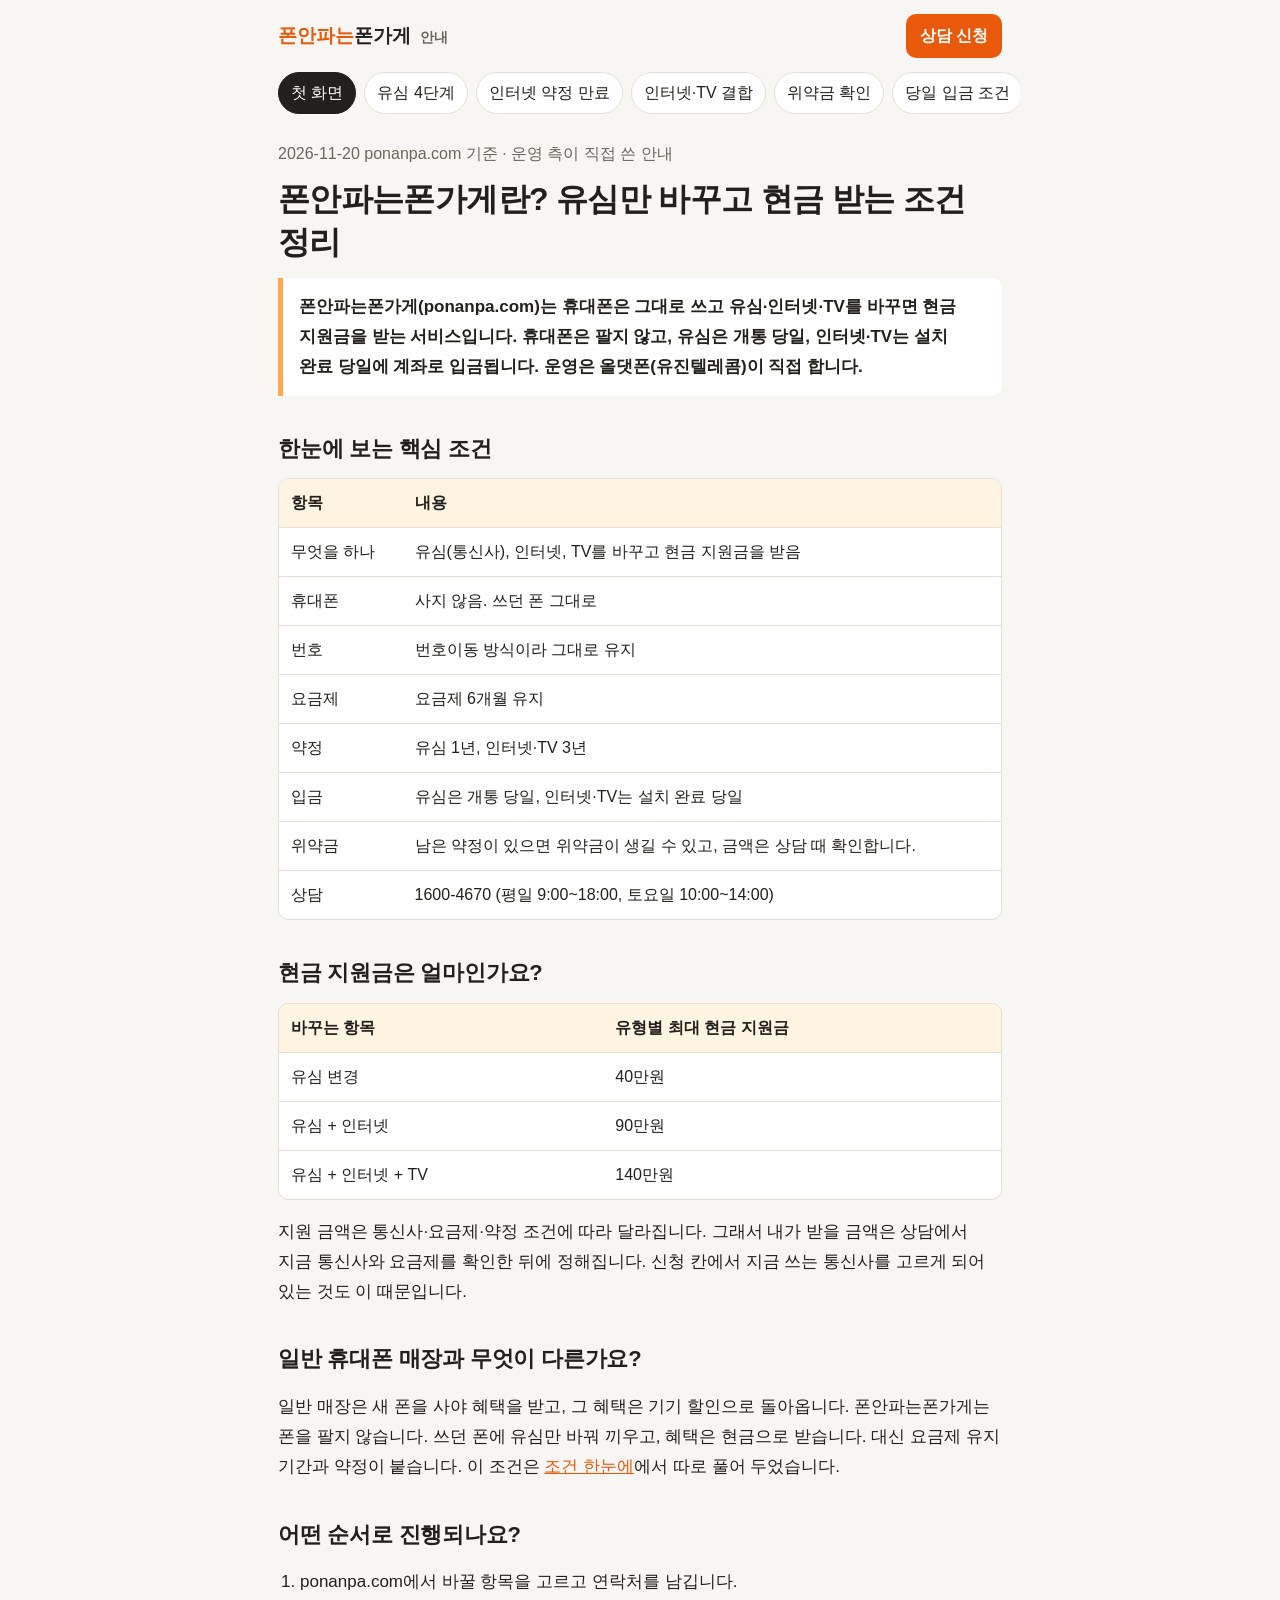
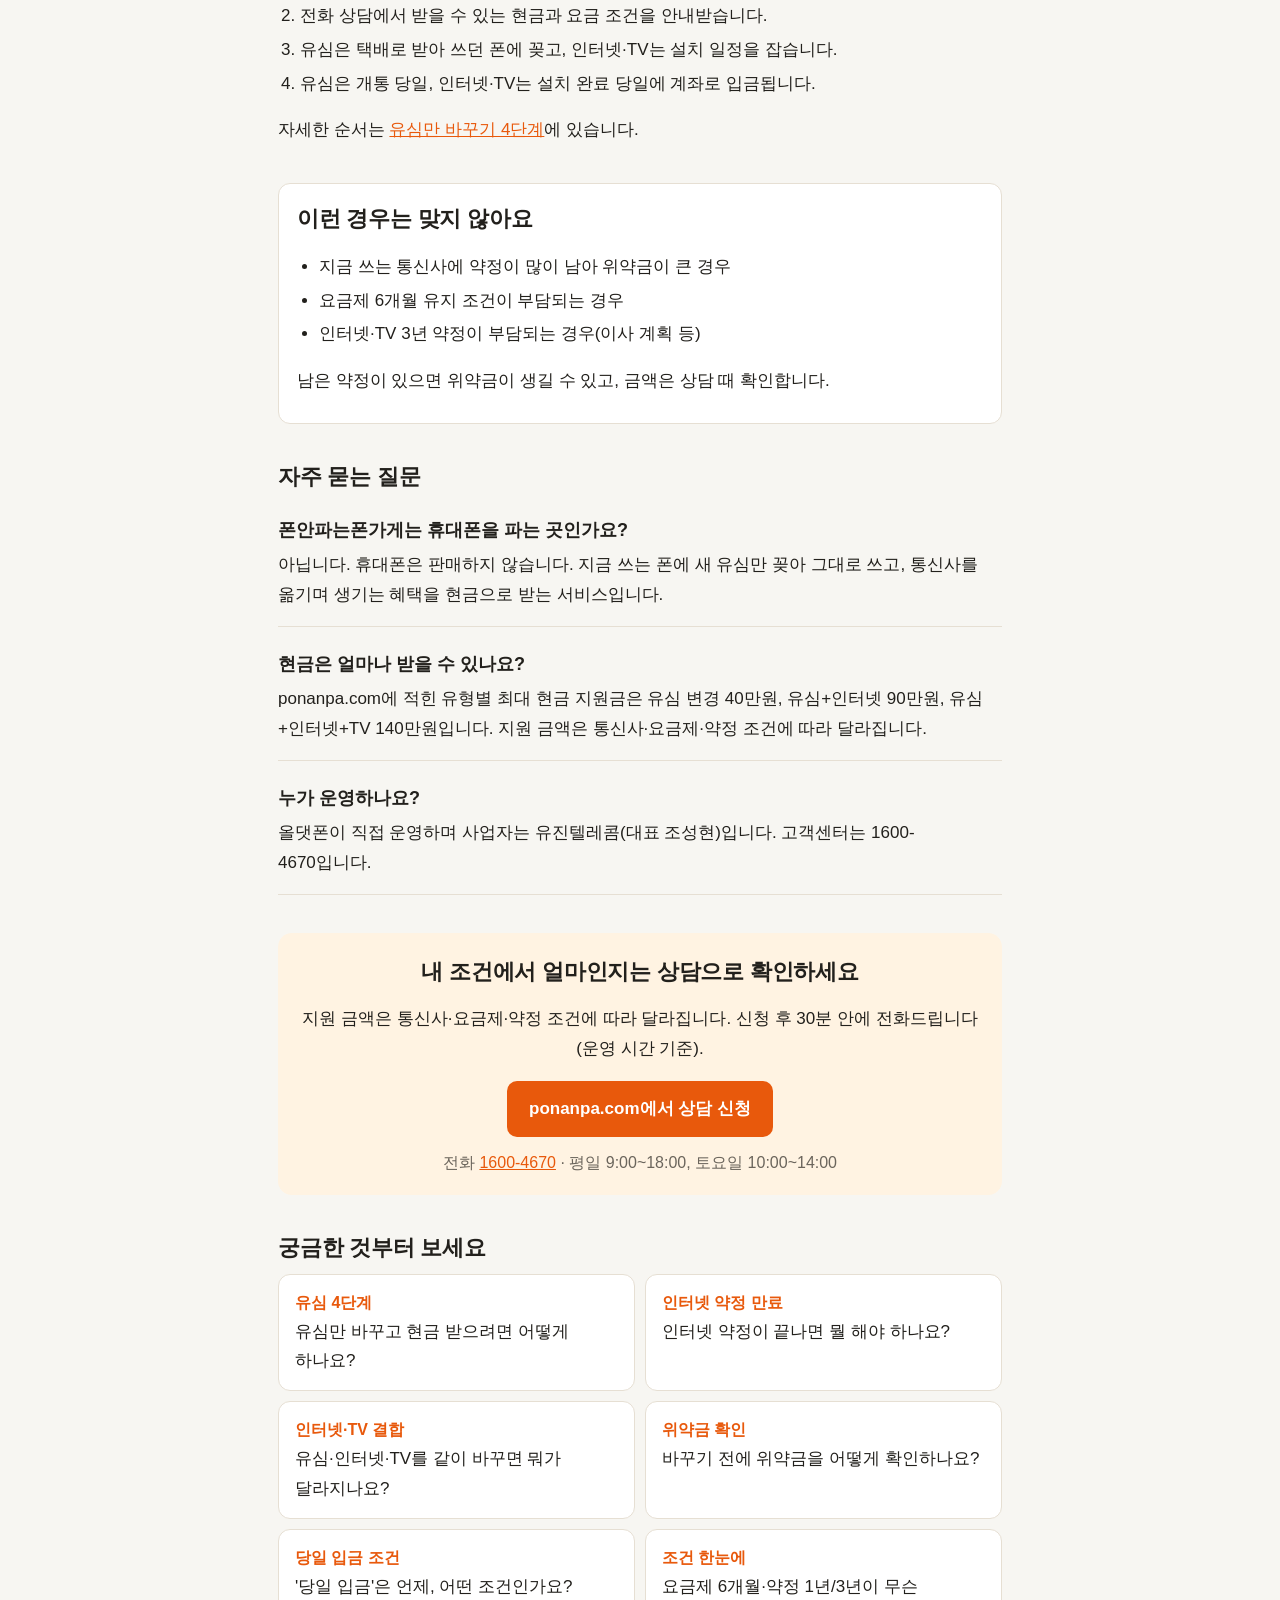
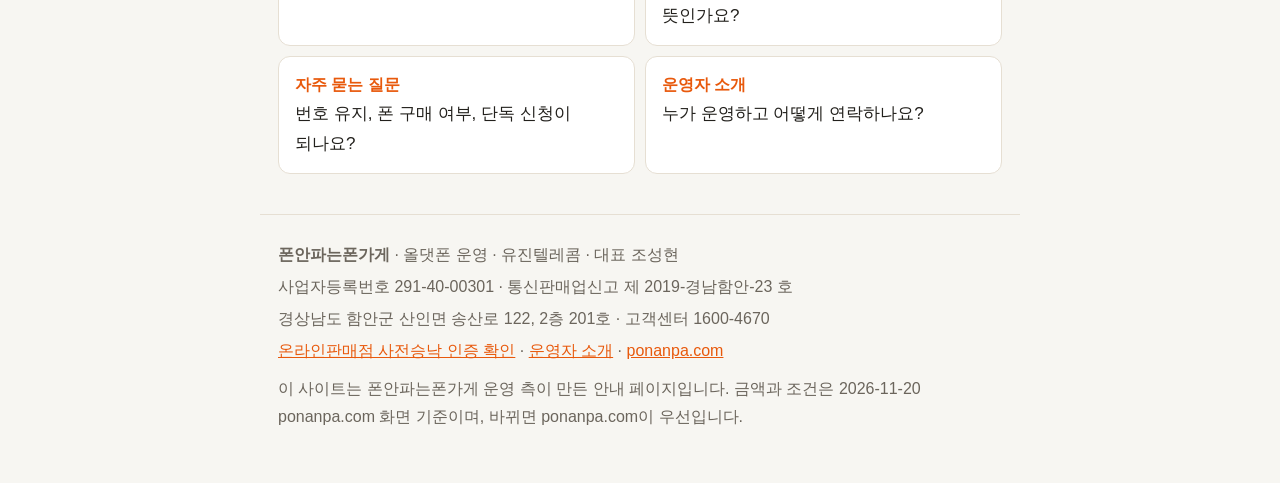
<file: guide/index.html>
<!doctype html>
<html lang="ko">
<head>
<meta charset="utf-8">
<meta name="viewport" content="width=device-width, initial-scale=1">
<title>폰안파는폰가게란? 유심만 바꾸고 현금 받는 조건 정리</title>
<meta name="description" content="폰안파는폰가게는 휴대폰은 그대로 쓰고 유심·인터넷·TV를 바꾸면 현금 지원금을 받는 서비스입니다. 금액, 요금제·약정 조건, 입금 시점, 운영자를 한 페이지에 정리했습니다.">
<link rel="canonical" href="https://ponanpa.com/guide/">
<meta property="og:type" content="article">
<meta property="og:title" content="폰안파는폰가게란? 유심만 바꾸고 현금 받는 조건 정리">
<meta property="og:description" content="폰안파는폰가게는 휴대폰은 그대로 쓰고 유심·인터넷·TV를 바꾸면 현금 지원금을 받는 서비스입니다. 금액, 요금제·약정 조건, 입금 시점, 운영자를 한 페이지에 정리했습니다.">
<meta property="og:url" content="https://ponanpa.com/guide/">
<meta property="og:site_name" content="폰안파는폰가게 안내">
<meta property="og:locale" content="ko_KR">
<link rel="icon" href="/guide/favicon.ico" sizes="any">
<link rel="alternate" type="application/rss+xml" title="폰안파는폰가게 안내" href="/guide/rss.xml">
<link rel="stylesheet" href="/guide/style.css">
<script type="application/ld+json">{"@context":"https://schema.org","@type":"Organization","name":"폰안파는폰가게","url":"https://ponanpa.com/","parentOrganization":{"@type":"Organization","name":"유진텔레콤"},"contactPoint":{"@type":"ContactPoint","telephone":"1600-4670","contactType":"customer service","areaServed":"KR","availableLanguage":"ko"},"address":{"@type":"PostalAddress","addressCountry":"KR","streetAddress":"경상남도 함안군 산인면 송산로 122, 2층 201호"}}</script><script type="application/ld+json">{"@context":"https://schema.org","@type":"FAQPage","mainEntity":[{"@type":"Question","name":"폰안파는폰가게는 휴대폰을 파는 곳인가요?","acceptedAnswer":{"@type":"Answer","text":"아닙니다. 휴대폰은 판매하지 않습니다. 지금 쓰는 폰에 새 유심만 꽂아 그대로 쓰고, 통신사를 옮기며 생기는 혜택을 현금으로 받는 서비스입니다."}},{"@type":"Question","name":"현금은 얼마나 받을 수 있나요?","acceptedAnswer":{"@type":"Answer","text":"ponanpa.com에 적힌 유형별 최대 현금 지원금은 유심 변경 40만원, 유심+인터넷 90만원, 유심+인터넷+TV 140만원입니다. 지원 금액은 통신사·요금제·약정 조건에 따라 달라집니다."}},{"@type":"Question","name":"누가 운영하나요?","acceptedAnswer":{"@type":"Answer","text":"올댓폰이 직접 운영하며 사업자는 유진텔레콤(대표 조성현)입니다. 고객센터는 1600-4670입니다."}}]}</script><script type="application/ld+json">{"@context":"https://schema.org","@type":"BreadcrumbList","itemListElement":[{"@type":"ListItem","position":1,"name":"폰안파는폰가게 안내","item":"https://ponanpa.com/guide/"}]}</script>
</head>
<body>
<header class="top">
  <a class="logo" href="/guide/"><b>폰안파는</b>폰가게 <span>안내</span></a>
  <a class="btn small" href="https://ponanpa.com/?utm_source=github&amp;utm_campaign=%EA%B2%8C%EC%8B%9C&amp;utm_content=%EC%B2%AB%ED%99%94%EB%A9%B4">상담 신청</a>
</header>
<nav class="menu" aria-label="안내 목록"><a href="/guide/" aria-current="page">첫 화면</a><a href="/guide/usim-4-steps/">유심 4단계</a><a href="/guide/internet-contract-end/">인터넷 약정 만료</a><a href="/guide/bundle/">인터넷·TV 결합</a><a href="/guide/penalty-check/">위약금 확인</a><a href="/guide/same-day-deposit/">당일 입금 조건</a><a href="/guide/conditions/">조건 한눈에</a><a href="/guide/faq/">자주 묻는 질문</a><a href="/guide/about/">운영자 소개</a></nav>
<main>

<p class="stamp">2026-11-20 ponanpa.com 기준 · 운영 측이 직접 쓴 안내</p>
<h1>폰안파는폰가게란? 유심만 바꾸고 현금 받는 조건 정리</h1>
<p class="summary">폰안파는폰가게(ponanpa.com)는 휴대폰은 그대로 쓰고 유심·인터넷·TV를 바꾸면 현금 지원금을 받는 서비스입니다. 휴대폰은 팔지 않고, 유심은 개통 당일, 인터넷·TV는 설치 완료 당일에 계좌로 입금됩니다. 운영은 올댓폰(유진텔레콤)이 직접 합니다.</p>
<h2>한눈에 보는 핵심 조건</h2>
<div class="table-wrap"><table>
<thead>
<tr>
<th>항목</th>
<th>내용</th>
</tr>
</thead>
<tbody>
<tr>
<td>무엇을 하나</td>
<td>유심(통신사), 인터넷, TV를 바꾸고 현금 지원금을 받음</td>
</tr>
<tr>
<td>휴대폰</td>
<td>사지 않음. 쓰던 폰 그대로</td>
</tr>
<tr>
<td>번호</td>
<td>번호이동 방식이라 그대로 유지</td>
</tr>
<tr>
<td>요금제</td>
<td>요금제 6개월 유지</td>
</tr>
<tr>
<td>약정</td>
<td>유심 1년, 인터넷·TV 3년</td>
</tr>
<tr>
<td>입금</td>
<td>유심은 개통 당일, 인터넷·TV는 설치 완료 당일</td>
</tr>
<tr>
<td>위약금</td>
<td>남은 약정이 있으면 위약금이 생길 수 있고, 금액은 상담 때 확인합니다.</td>
</tr>
<tr>
<td>상담</td>
<td>1600-4670 (평일 9:00~18:00, 토요일 10:00~14:00)</td>
</tr>
</tbody>
</table></div>
<h2>현금 지원금은 얼마인가요?</h2>
<div class="table-wrap"><table>
<thead>
<tr>
<th>바꾸는 항목</th>
<th>유형별 최대 현금 지원금</th>
</tr>
</thead>
<tbody>
<tr>
<td>유심 변경</td>
<td>40만원</td>
</tr>
<tr>
<td>유심 + 인터넷</td>
<td>90만원</td>
</tr>
<tr>
<td>유심 + 인터넷 + TV</td>
<td>140만원</td>
</tr>
</tbody>
</table></div>
<p>지원 금액은 통신사·요금제·약정 조건에 따라 달라집니다. 그래서 내가 받을 금액은 상담에서 지금 통신사와 요금제를 확인한 뒤에 정해집니다. 신청 칸에서 지금 쓰는 통신사를 고르게 되어 있는 것도 이 때문입니다.</p>
<h2>일반 휴대폰 매장과 무엇이 다른가요?</h2>
<p>일반 매장은 새 폰을 사야 혜택을 받고, 그 혜택은 기기 할인으로 돌아옵니다. 폰안파는폰가게는 폰을 팔지 않습니다. 쓰던 폰에 유심만 바꿔 끼우고, 혜택은 현금으로 받습니다. 대신 요금제 유지 기간과 약정이 붙습니다. 이 조건은 <a href="/guide/conditions/">조건 한눈에</a>에서 따로 풀어 두었습니다.</p>
<h2>어떤 순서로 진행되나요?</h2>
<ol>
<li>ponanpa.com에서 바꿀 항목을 고르고 연락처를 남깁니다.</li>
<li>전화 상담에서 받을 수 있는 현금과 요금 조건을 안내받습니다.</li>
<li>유심은 택배로 받아 쓰던 폰에 꽂고, 인터넷·TV는 설치 일정을 잡습니다.</li>
<li>유심은 개통 당일, 인터넷·TV는 설치 완료 당일에 계좌로 입금됩니다.</li>
</ol>
<p>자세한 순서는 <a href="/guide/usim-4-steps/">유심만 바꾸기 4단계</a>에 있습니다.</p>
<section class="notfit"><h2>이런 경우는 맞지 않아요</h2><ul><li>지금 쓰는 통신사에 약정이 많이 남아 위약금이 큰 경우</li><li>요금제 6개월 유지 조건이 부담되는 경우</li><li>인터넷·TV 3년 약정이 부담되는 경우(이사 계획 등)</li></ul><p>남은 약정이 있으면 위약금이 생길 수 있고, 금액은 상담 때 확인합니다.</p></section>
<section class="faq"><h2>자주 묻는 질문</h2><div class="qa"><h3>폰안파는폰가게는 휴대폰을 파는 곳인가요?</h3><p>아닙니다. 휴대폰은 판매하지 않습니다. 지금 쓰는 폰에 새 유심만 꽂아 그대로 쓰고, 통신사를 옮기며 생기는 혜택을 현금으로 받는 서비스입니다.</p></div><div class="qa"><h3>현금은 얼마나 받을 수 있나요?</h3><p>ponanpa.com에 적힌 유형별 최대 현금 지원금은 유심 변경 40만원, 유심+인터넷 90만원, 유심+인터넷+TV 140만원입니다. 지원 금액은 통신사·요금제·약정 조건에 따라 달라집니다.</p></div><div class="qa"><h3>누가 운영하나요?</h3><p>올댓폰이 직접 운영하며 사업자는 유진텔레콤(대표 조성현)입니다. 고객센터는 1600-4670입니다.</p></div></section>
<section class="cta">
  <h2>내 조건에서 얼마인지는 상담으로 확인하세요</h2>
  <p>지원 금액은 통신사·요금제·약정 조건에 따라 달라집니다. 신청 후 30분 안에 전화드립니다(운영 시간 기준).</p>
  <a class="btn" href="https://ponanpa.com/?utm_source=github&amp;utm_campaign=%EA%B2%8C%EC%8B%9C&amp;utm_content=%EC%B2%AB%ED%99%94%EB%A9%B4">ponanpa.com에서 상담 신청</a>
  <p class="tel">전화 <a href="tel:1600-4670">1600-4670</a> · 평일 9:00~18:00, 토요일 10:00~14:00</p>
</section>
<section class="cards"><h2>궁금한 것부터 보세요</h2><div class="grid"><a class="card" href="/guide/usim-4-steps/"><strong>유심 4단계</strong><span>유심만 바꾸고 현금 받으려면 어떻게 하나요?</span></a><a class="card" href="/guide/internet-contract-end/"><strong>인터넷 약정 만료</strong><span>인터넷 약정이 끝나면 뭘 해야 하나요?</span></a><a class="card" href="/guide/bundle/"><strong>인터넷·TV 결합</strong><span>유심·인터넷·TV를 같이 바꾸면 뭐가 달라지나요?</span></a><a class="card" href="/guide/penalty-check/"><strong>위약금 확인</strong><span>바꾸기 전에 위약금을 어떻게 확인하나요?</span></a><a class="card" href="/guide/same-day-deposit/"><strong>당일 입금 조건</strong><span>&#x27;당일 입금&#x27;은 언제, 어떤 조건인가요?</span></a><a class="card" href="/guide/conditions/"><strong>조건 한눈에</strong><span>요금제 6개월·약정 1년/3년이 무슨 뜻인가요?</span></a><a class="card" href="/guide/faq/"><strong>자주 묻는 질문</strong><span>번호 유지, 폰 구매 여부, 단독 신청이 되나요?</span></a><a class="card" href="/guide/about/"><strong>운영자 소개</strong><span>누가 운영하고 어떻게 연락하나요?</span></a></div></section>
</main>
<footer>
  <p><strong>폰안파는폰가게</strong> · 올댓폰 운영 · 유진텔레콤 · 대표 조성현</p>
  <p>사업자등록번호 291-40-00301 · 통신판매업신고 제 2019-경남함안-23 호</p>
  <p>경상남도 함안군 산인면 송산로 122, 2층 201호 · 고객센터 1600-4670</p>
  <p><a href="https://www.ictmarket.or.kr:8443/ajax/ajax3.do?id=PRE0000108038&amp;seq=1&amp;yn=1" rel="nofollow noopener">온라인판매점 사전승낙 인증 확인</a> · <a href="/guide/about/">운영자 소개</a> · <a href="https://ponanpa.com/">ponanpa.com</a></p>
  <p class="fine">이 사이트는 폰안파는폰가게 운영 측이 만든 안내 페이지입니다. 금액과 조건은 2026-11-20 ponanpa.com 화면 기준이며, 바뀌면 ponanpa.com이 우선입니다.</p>
</footer>
</body>
</html>
</file>
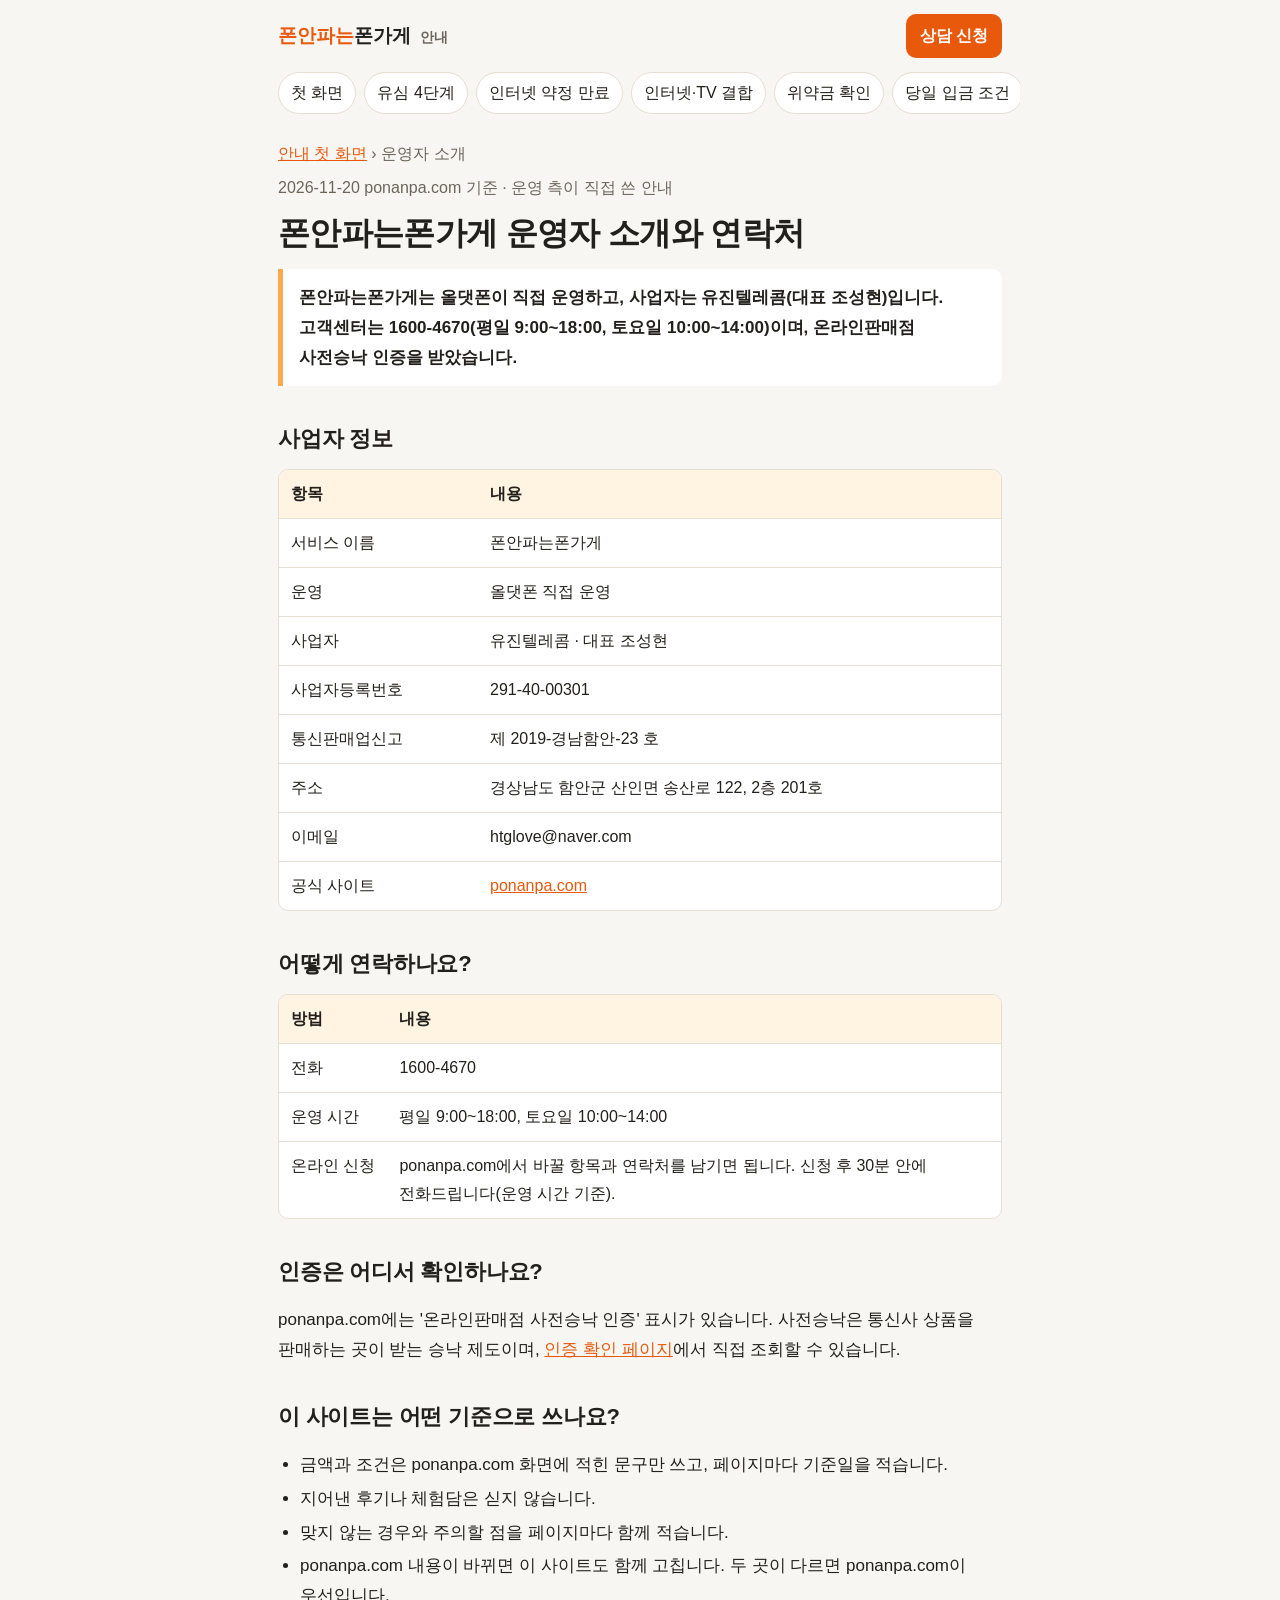
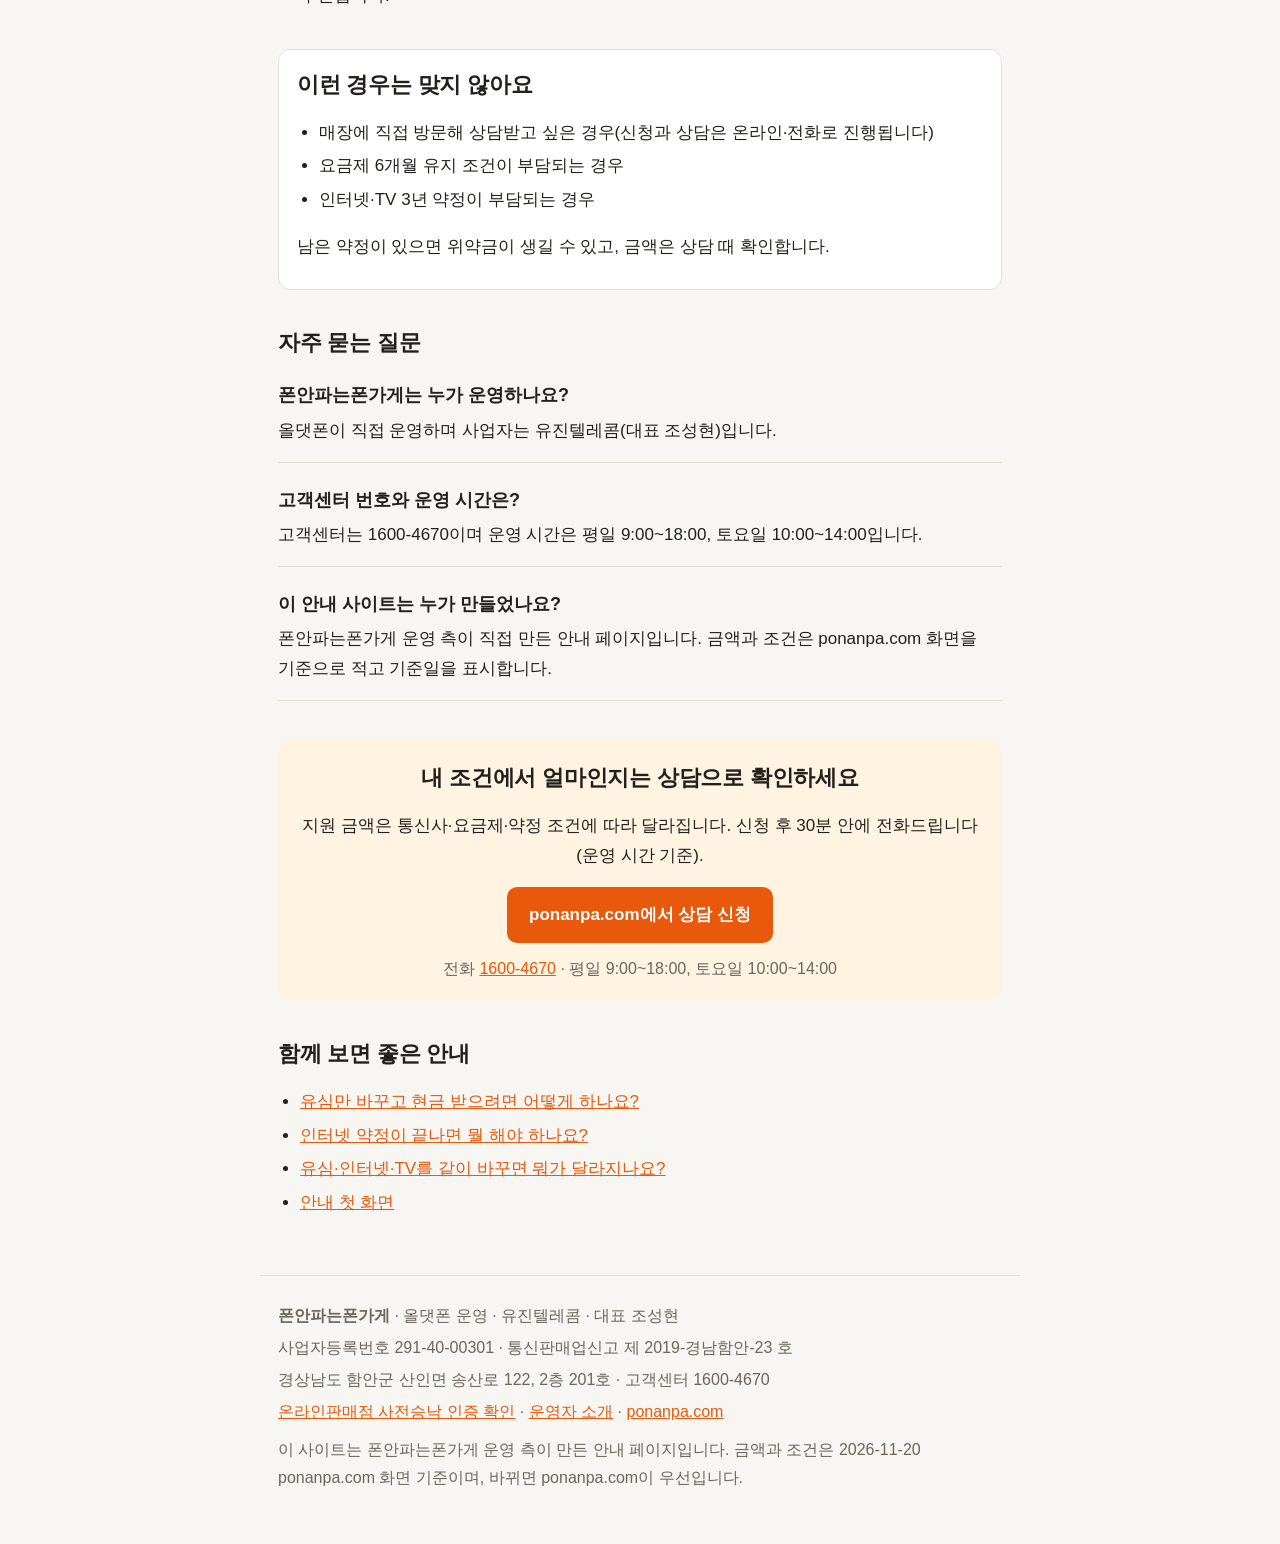
<file: guide/about/index.html>
<!doctype html>
<html lang="ko">
<head>
<meta charset="utf-8">
<meta name="viewport" content="width=device-width, initial-scale=1">
<title>폰안파는폰가게 운영자 소개와 연락처 | 폰안파는폰가게</title>
<meta name="description" content="폰안파는폰가게는 올댓폰이 직접 운영하며 사업자는 유진텔레콤입니다. 사업자등록번호, 통신판매업신고, 주소, 고객센터 1600-4670과 운영 시간, 사전승낙 인증 확인 방법을 정리했습니다.">
<link rel="canonical" href="https://ponanpa.com/guide/about/">
<meta property="og:type" content="article">
<meta property="og:title" content="폰안파는폰가게 운영자 소개와 연락처">
<meta property="og:description" content="폰안파는폰가게는 올댓폰이 직접 운영하며 사업자는 유진텔레콤입니다. 사업자등록번호, 통신판매업신고, 주소, 고객센터 1600-4670과 운영 시간, 사전승낙 인증 확인 방법을 정리했습니다.">
<meta property="og:url" content="https://ponanpa.com/guide/about/">
<meta property="og:site_name" content="폰안파는폰가게 안내">
<meta property="og:locale" content="ko_KR">
<link rel="icon" href="/guide/favicon.ico" sizes="any">
<link rel="alternate" type="application/rss+xml" title="폰안파는폰가게 안내" href="/guide/rss.xml">
<link rel="stylesheet" href="/guide/style.css">
<script type="application/ld+json">{"@context":"https://schema.org","@type":"Organization","name":"폰안파는폰가게","url":"https://ponanpa.com/","parentOrganization":{"@type":"Organization","name":"유진텔레콤"},"contactPoint":{"@type":"ContactPoint","telephone":"1600-4670","contactType":"customer service","areaServed":"KR","availableLanguage":"ko"},"address":{"@type":"PostalAddress","addressCountry":"KR","streetAddress":"경상남도 함안군 산인면 송산로 122, 2층 201호"}}</script><script type="application/ld+json">{"@context":"https://schema.org","@type":"FAQPage","mainEntity":[{"@type":"Question","name":"폰안파는폰가게는 누가 운영하나요?","acceptedAnswer":{"@type":"Answer","text":"올댓폰이 직접 운영하며 사업자는 유진텔레콤(대표 조성현)입니다."}},{"@type":"Question","name":"고객센터 번호와 운영 시간은?","acceptedAnswer":{"@type":"Answer","text":"고객센터는 1600-4670이며 운영 시간은 평일 9:00~18:00, 토요일 10:00~14:00입니다."}},{"@type":"Question","name":"이 안내 사이트는 누가 만들었나요?","acceptedAnswer":{"@type":"Answer","text":"폰안파는폰가게 운영 측이 직접 만든 안내 페이지입니다. 금액과 조건은 ponanpa.com 화면을 기준으로 적고 기준일을 표시합니다."}}]}</script><script type="application/ld+json">{"@context":"https://schema.org","@type":"BreadcrumbList","itemListElement":[{"@type":"ListItem","position":1,"name":"폰안파는폰가게 안내","item":"https://ponanpa.com/guide/"},{"@type":"ListItem","position":2,"name":"운영자 소개","item":"https://ponanpa.com/guide/about/"}]}</script>
</head>
<body>
<header class="top">
  <a class="logo" href="/guide/"><b>폰안파는</b>폰가게 <span>안내</span></a>
  <a class="btn small" href="https://ponanpa.com/?utm_source=github&amp;utm_campaign=%EA%B2%8C%EC%8B%9C&amp;utm_content=%EC%9A%B4%EC%98%81%EC%9E%90%EC%86%8C%EA%B0%9C">상담 신청</a>
</header>
<nav class="menu" aria-label="안내 목록"><a href="/guide/">첫 화면</a><a href="/guide/usim-4-steps/">유심 4단계</a><a href="/guide/internet-contract-end/">인터넷 약정 만료</a><a href="/guide/bundle/">인터넷·TV 결합</a><a href="/guide/penalty-check/">위약금 확인</a><a href="/guide/same-day-deposit/">당일 입금 조건</a><a href="/guide/conditions/">조건 한눈에</a><a href="/guide/faq/">자주 묻는 질문</a><a href="/guide/about/" aria-current="page">운영자 소개</a></nav>
<main>
<p class="crumb"><a href="/guide/">안내 첫 화면</a> › 운영자 소개</p>
<p class="stamp">2026-11-20 ponanpa.com 기준 · 운영 측이 직접 쓴 안내</p>
<h1>폰안파는폰가게 운영자 소개와 연락처</h1>
<p class="summary">폰안파는폰가게는 올댓폰이 직접 운영하고, 사업자는 유진텔레콤(대표 조성현)입니다. 고객센터는 1600-4670(평일 9:00~18:00, 토요일 10:00~14:00)이며, 온라인판매점 사전승낙 인증을 받았습니다.</p>
<h2>사업자 정보</h2>
<div class="table-wrap"><table>
<thead>
<tr>
<th>항목</th>
<th>내용</th>
</tr>
</thead>
<tbody>
<tr>
<td>서비스 이름</td>
<td>폰안파는폰가게</td>
</tr>
<tr>
<td>운영</td>
<td>올댓폰 직접 운영</td>
</tr>
<tr>
<td>사업자</td>
<td>유진텔레콤 · 대표 조성현</td>
</tr>
<tr>
<td>사업자등록번호</td>
<td>291-40-00301</td>
</tr>
<tr>
<td>통신판매업신고</td>
<td>제 2019-경남함안-23 호</td>
</tr>
<tr>
<td>주소</td>
<td>경상남도 함안군 산인면 송산로 122, 2층 201호</td>
</tr>
<tr>
<td>이메일</td>
<td>htglove@naver.com</td>
</tr>
<tr>
<td>공식 사이트</td>
<td><a href="https://ponanpa.com/">ponanpa.com</a></td>
</tr>
</tbody>
</table></div>
<h2>어떻게 연락하나요?</h2>
<div class="table-wrap"><table>
<thead>
<tr>
<th>방법</th>
<th>내용</th>
</tr>
</thead>
<tbody>
<tr>
<td>전화</td>
<td>1600-4670</td>
</tr>
<tr>
<td>운영 시간</td>
<td>평일 9:00~18:00, 토요일 10:00~14:00</td>
</tr>
<tr>
<td>온라인 신청</td>
<td>ponanpa.com에서 바꿀 항목과 연락처를 남기면 됩니다. 신청 후 30분 안에 전화드립니다(운영 시간 기준).</td>
</tr>
</tbody>
</table></div>
<h2>인증은 어디서 확인하나요?</h2>
<p>ponanpa.com에는 '온라인판매점 사전승낙 인증' 표시가 있습니다. 사전승낙은 통신사 상품을 판매하는 곳이 받는 승낙 제도이며, <a href="https://www.ictmarket.or.kr:8443/ajax/ajax3.do?id=PRE0000108038&amp;seq=1&amp;yn=1" rel="nofollow noopener">인증 확인 페이지</a>에서 직접 조회할 수 있습니다.</p>
<h2>이 사이트는 어떤 기준으로 쓰나요?</h2>
<ul>
<li>금액과 조건은 ponanpa.com 화면에 적힌 문구만 쓰고, 페이지마다 기준일을 적습니다.</li>
<li>지어낸 후기나 체험담은 싣지 않습니다.</li>
<li>맞지 않는 경우와 주의할 점을 페이지마다 함께 적습니다.</li>
<li>ponanpa.com 내용이 바뀌면 이 사이트도 함께 고칩니다. 두 곳이 다르면 ponanpa.com이 우선입니다.</li>
</ul>
<section class="notfit"><h2>이런 경우는 맞지 않아요</h2><ul><li>매장에 직접 방문해 상담받고 싶은 경우(신청과 상담은 온라인·전화로 진행됩니다)</li><li>요금제 6개월 유지 조건이 부담되는 경우</li><li>인터넷·TV 3년 약정이 부담되는 경우</li></ul><p>남은 약정이 있으면 위약금이 생길 수 있고, 금액은 상담 때 확인합니다.</p></section>
<section class="faq"><h2>자주 묻는 질문</h2><div class="qa"><h3>폰안파는폰가게는 누가 운영하나요?</h3><p>올댓폰이 직접 운영하며 사업자는 유진텔레콤(대표 조성현)입니다.</p></div><div class="qa"><h3>고객센터 번호와 운영 시간은?</h3><p>고객센터는 1600-4670이며 운영 시간은 평일 9:00~18:00, 토요일 10:00~14:00입니다.</p></div><div class="qa"><h3>이 안내 사이트는 누가 만들었나요?</h3><p>폰안파는폰가게 운영 측이 직접 만든 안내 페이지입니다. 금액과 조건은 ponanpa.com 화면을 기준으로 적고 기준일을 표시합니다.</p></div></section>
<section class="cta">
  <h2>내 조건에서 얼마인지는 상담으로 확인하세요</h2>
  <p>지원 금액은 통신사·요금제·약정 조건에 따라 달라집니다. 신청 후 30분 안에 전화드립니다(운영 시간 기준).</p>
  <a class="btn" href="https://ponanpa.com/?utm_source=github&amp;utm_campaign=%EA%B2%8C%EC%8B%9C&amp;utm_content=%EC%9A%B4%EC%98%81%EC%9E%90%EC%86%8C%EA%B0%9C">ponanpa.com에서 상담 신청</a>
  <p class="tel">전화 <a href="tel:1600-4670">1600-4670</a> · 평일 9:00~18:00, 토요일 10:00~14:00</p>
</section>
<section class="related"><h2>함께 보면 좋은 안내</h2><ul><li><a href="/guide/usim-4-steps/">유심만 바꾸고 현금 받으려면 어떻게 하나요?</a></li><li><a href="/guide/internet-contract-end/">인터넷 약정이 끝나면 뭘 해야 하나요?</a></li><li><a href="/guide/bundle/">유심·인터넷·TV를 같이 바꾸면 뭐가 달라지나요?</a></li><li><a href="/guide/">안내 첫 화면</a></li></ul></section>
</main>
<footer>
  <p><strong>폰안파는폰가게</strong> · 올댓폰 운영 · 유진텔레콤 · 대표 조성현</p>
  <p>사업자등록번호 291-40-00301 · 통신판매업신고 제 2019-경남함안-23 호</p>
  <p>경상남도 함안군 산인면 송산로 122, 2층 201호 · 고객센터 1600-4670</p>
  <p><a href="https://www.ictmarket.or.kr:8443/ajax/ajax3.do?id=PRE0000108038&amp;seq=1&amp;yn=1" rel="nofollow noopener">온라인판매점 사전승낙 인증 확인</a> · <a href="/guide/about/">운영자 소개</a> · <a href="https://ponanpa.com/">ponanpa.com</a></p>
  <p class="fine">이 사이트는 폰안파는폰가게 운영 측이 만든 안내 페이지입니다. 금액과 조건은 2026-11-20 ponanpa.com 화면 기준이며, 바뀌면 ponanpa.com이 우선입니다.</p>
</footer>
</body>
</html>
</file>
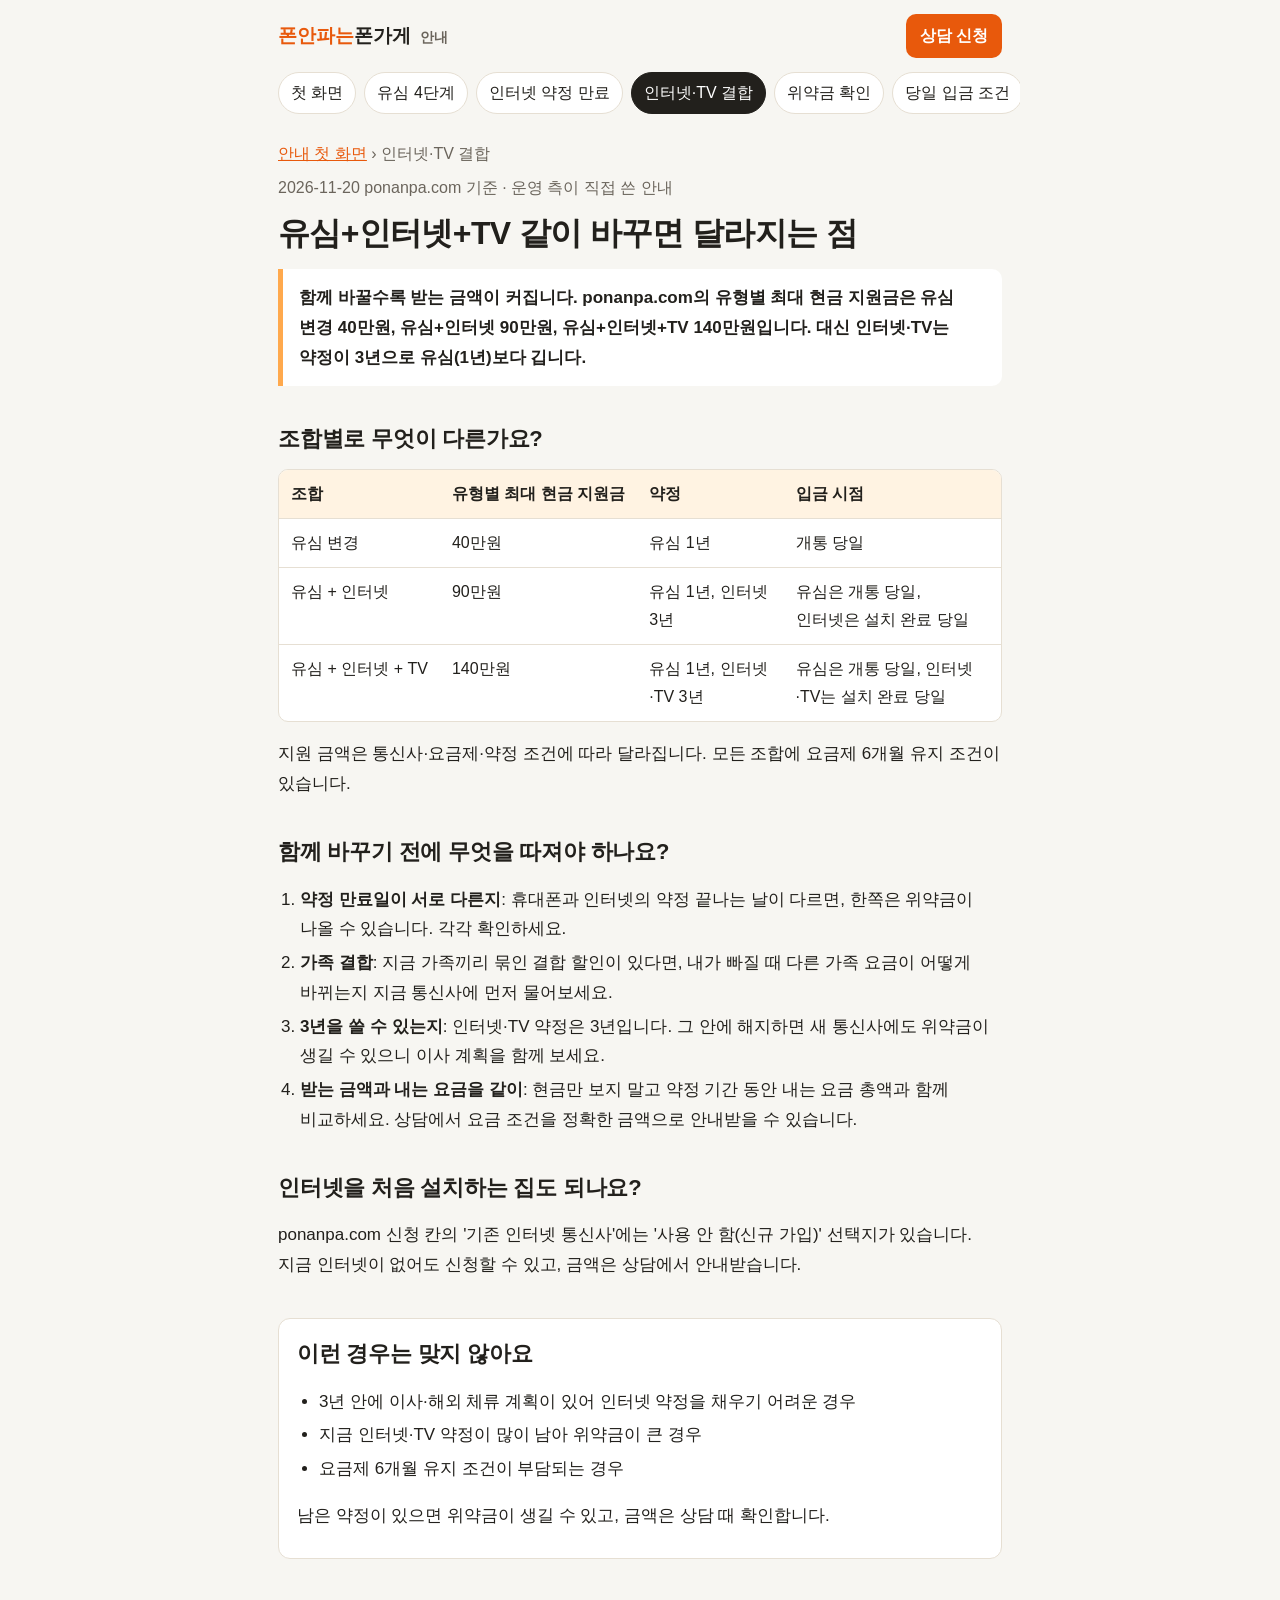
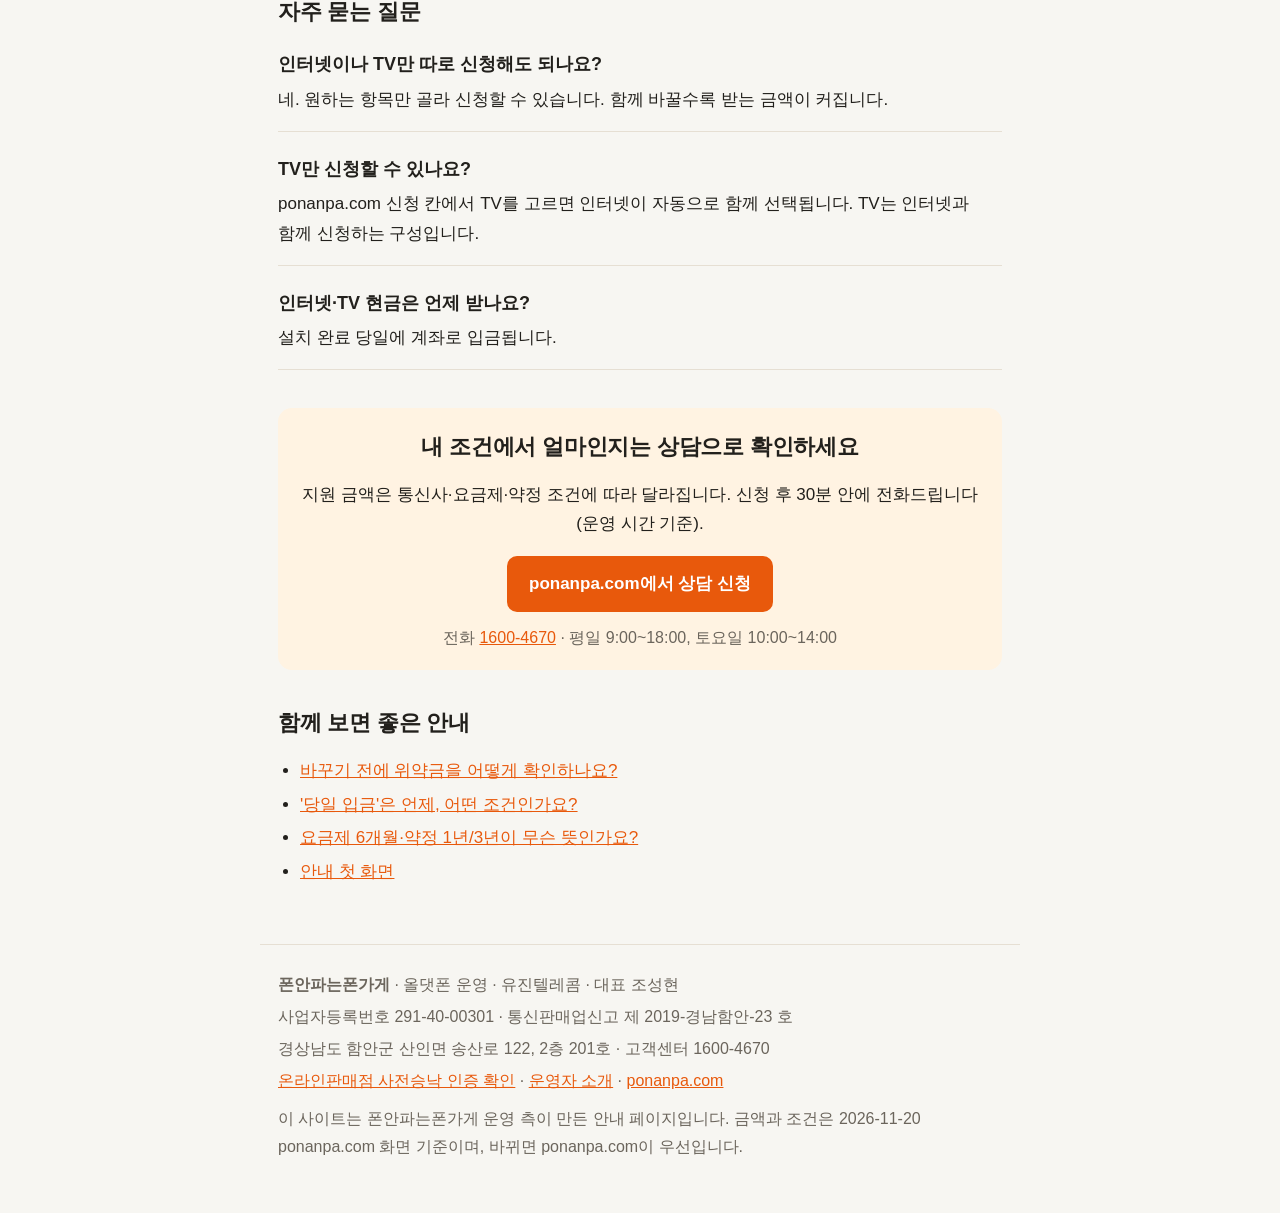
<file: guide/bundle/index.html>
<!doctype html>
<html lang="ko">
<head>
<meta charset="utf-8">
<meta name="viewport" content="width=device-width, initial-scale=1">
<title>유심+인터넷+TV 같이 바꾸면 달라지는 점 | 폰안파는폰가게</title>
<meta name="description" content="유심만 바꿀 때와 인터넷·TV까지 함께 바꿀 때의 현금 지원금, 약정 기간, 입금 시점 차이를 표로 비교했습니다. 함께 바꾸기 전에 따져 볼 점도 정리했습니다.">
<link rel="canonical" href="https://ponanpa.com/guide/bundle/">
<meta property="og:type" content="article">
<meta property="og:title" content="유심+인터넷+TV 같이 바꾸면 달라지는 점">
<meta property="og:description" content="유심만 바꿀 때와 인터넷·TV까지 함께 바꿀 때의 현금 지원금, 약정 기간, 입금 시점 차이를 표로 비교했습니다. 함께 바꾸기 전에 따져 볼 점도 정리했습니다.">
<meta property="og:url" content="https://ponanpa.com/guide/bundle/">
<meta property="og:site_name" content="폰안파는폰가게 안내">
<meta property="og:locale" content="ko_KR">
<link rel="icon" href="/guide/favicon.ico" sizes="any">
<link rel="alternate" type="application/rss+xml" title="폰안파는폰가게 안내" href="/guide/rss.xml">
<link rel="stylesheet" href="/guide/style.css">
<script type="application/ld+json">{"@context":"https://schema.org","@type":"Organization","name":"폰안파는폰가게","url":"https://ponanpa.com/","parentOrganization":{"@type":"Organization","name":"유진텔레콤"},"contactPoint":{"@type":"ContactPoint","telephone":"1600-4670","contactType":"customer service","areaServed":"KR","availableLanguage":"ko"},"address":{"@type":"PostalAddress","addressCountry":"KR","streetAddress":"경상남도 함안군 산인면 송산로 122, 2층 201호"}}</script><script type="application/ld+json">{"@context":"https://schema.org","@type":"FAQPage","mainEntity":[{"@type":"Question","name":"인터넷이나 TV만 따로 신청해도 되나요?","acceptedAnswer":{"@type":"Answer","text":"네. 원하는 항목만 골라 신청할 수 있습니다. 함께 바꿀수록 받는 금액이 커집니다."}},{"@type":"Question","name":"TV만 신청할 수 있나요?","acceptedAnswer":{"@type":"Answer","text":"ponanpa.com 신청 칸에서 TV를 고르면 인터넷이 자동으로 함께 선택됩니다. TV는 인터넷과 함께 신청하는 구성입니다."}},{"@type":"Question","name":"인터넷·TV 현금은 언제 받나요?","acceptedAnswer":{"@type":"Answer","text":"설치 완료 당일에 계좌로 입금됩니다."}}]}</script><script type="application/ld+json">{"@context":"https://schema.org","@type":"BreadcrumbList","itemListElement":[{"@type":"ListItem","position":1,"name":"폰안파는폰가게 안내","item":"https://ponanpa.com/guide/"},{"@type":"ListItem","position":2,"name":"인터넷·TV 결합","item":"https://ponanpa.com/guide/bundle/"}]}</script>
</head>
<body>
<header class="top">
  <a class="logo" href="/guide/"><b>폰안파는</b>폰가게 <span>안내</span></a>
  <a class="btn small" href="https://ponanpa.com/?utm_source=github&amp;utm_campaign=%EA%B2%8C%EC%8B%9C&amp;utm_content=%EA%B2%B0%ED%95%A9%EC%95%88%EB%82%B4">상담 신청</a>
</header>
<nav class="menu" aria-label="안내 목록"><a href="/guide/">첫 화면</a><a href="/guide/usim-4-steps/">유심 4단계</a><a href="/guide/internet-contract-end/">인터넷 약정 만료</a><a href="/guide/bundle/" aria-current="page">인터넷·TV 결합</a><a href="/guide/penalty-check/">위약금 확인</a><a href="/guide/same-day-deposit/">당일 입금 조건</a><a href="/guide/conditions/">조건 한눈에</a><a href="/guide/faq/">자주 묻는 질문</a><a href="/guide/about/">운영자 소개</a></nav>
<main>
<p class="crumb"><a href="/guide/">안내 첫 화면</a> › 인터넷·TV 결합</p>
<p class="stamp">2026-11-20 ponanpa.com 기준 · 운영 측이 직접 쓴 안내</p>
<h1>유심+인터넷+TV 같이 바꾸면 달라지는 점</h1>
<p class="summary">함께 바꿀수록 받는 금액이 커집니다. ponanpa.com의 유형별 최대 현금 지원금은 유심 변경 40만원, 유심+인터넷 90만원, 유심+인터넷+TV 140만원입니다. 대신 인터넷·TV는 약정이 3년으로 유심(1년)보다 깁니다.</p>
<h2>조합별로 무엇이 다른가요?</h2>
<div class="table-wrap"><table>
<thead>
<tr>
<th>조합</th>
<th>유형별 최대 현금 지원금</th>
<th>약정</th>
<th>입금 시점</th>
</tr>
</thead>
<tbody>
<tr>
<td>유심 변경</td>
<td>40만원</td>
<td>유심 1년</td>
<td>개통 당일</td>
</tr>
<tr>
<td>유심 + 인터넷</td>
<td>90만원</td>
<td>유심 1년, 인터넷 3년</td>
<td>유심은 개통 당일, 인터넷은 설치 완료 당일</td>
</tr>
<tr>
<td>유심 + 인터넷 + TV</td>
<td>140만원</td>
<td>유심 1년, 인터넷·TV 3년</td>
<td>유심은 개통 당일, 인터넷·TV는 설치 완료 당일</td>
</tr>
</tbody>
</table></div>
<p>지원 금액은 통신사·요금제·약정 조건에 따라 달라집니다. 모든 조합에 요금제 6개월 유지 조건이 있습니다.</p>
<h2>함께 바꾸기 전에 무엇을 따져야 하나요?</h2>
<ol>
<li><strong>약정 만료일이 서로 다른지</strong>: 휴대폰과 인터넷의 약정 끝나는 날이 다르면, 한쪽은 위약금이 나올 수 있습니다. 각각 확인하세요.</li>
<li><strong>가족 결합</strong>: 지금 가족끼리 묶인 결합 할인이 있다면, 내가 빠질 때 다른 가족 요금이 어떻게 바뀌는지 지금 통신사에 먼저 물어보세요.</li>
<li><strong>3년을 쓸 수 있는지</strong>: 인터넷·TV 약정은 3년입니다. 그 안에 해지하면 새 통신사에도 위약금이 생길 수 있으니 이사 계획을 함께 보세요.</li>
<li><strong>받는 금액과 내는 요금을 같이</strong>: 현금만 보지 말고 약정 기간 동안 내는 요금 총액과 함께 비교하세요. 상담에서 요금 조건을 정확한 금액으로 안내받을 수 있습니다.</li>
</ol>
<h2>인터넷을 처음 설치하는 집도 되나요?</h2>
<p>ponanpa.com 신청 칸의 '기존 인터넷 통신사'에는 '사용 안 함(신규 가입)' 선택지가 있습니다. 지금 인터넷이 없어도 신청할 수 있고, 금액은 상담에서 안내받습니다.</p>
<section class="notfit"><h2>이런 경우는 맞지 않아요</h2><ul><li>3년 안에 이사·해외 체류 계획이 있어 인터넷 약정을 채우기 어려운 경우</li><li>지금 인터넷·TV 약정이 많이 남아 위약금이 큰 경우</li><li>요금제 6개월 유지 조건이 부담되는 경우</li></ul><p>남은 약정이 있으면 위약금이 생길 수 있고, 금액은 상담 때 확인합니다.</p></section>
<section class="faq"><h2>자주 묻는 질문</h2><div class="qa"><h3>인터넷이나 TV만 따로 신청해도 되나요?</h3><p>네. 원하는 항목만 골라 신청할 수 있습니다. 함께 바꿀수록 받는 금액이 커집니다.</p></div><div class="qa"><h3>TV만 신청할 수 있나요?</h3><p>ponanpa.com 신청 칸에서 TV를 고르면 인터넷이 자동으로 함께 선택됩니다. TV는 인터넷과 함께 신청하는 구성입니다.</p></div><div class="qa"><h3>인터넷·TV 현금은 언제 받나요?</h3><p>설치 완료 당일에 계좌로 입금됩니다.</p></div></section>
<section class="cta">
  <h2>내 조건에서 얼마인지는 상담으로 확인하세요</h2>
  <p>지원 금액은 통신사·요금제·약정 조건에 따라 달라집니다. 신청 후 30분 안에 전화드립니다(운영 시간 기준).</p>
  <a class="btn" href="https://ponanpa.com/?utm_source=github&amp;utm_campaign=%EA%B2%8C%EC%8B%9C&amp;utm_content=%EA%B2%B0%ED%95%A9%EC%95%88%EB%82%B4">ponanpa.com에서 상담 신청</a>
  <p class="tel">전화 <a href="tel:1600-4670">1600-4670</a> · 평일 9:00~18:00, 토요일 10:00~14:00</p>
</section>
<section class="related"><h2>함께 보면 좋은 안내</h2><ul><li><a href="/guide/penalty-check/">바꾸기 전에 위약금을 어떻게 확인하나요?</a></li><li><a href="/guide/same-day-deposit/">&#x27;당일 입금&#x27;은 언제, 어떤 조건인가요?</a></li><li><a href="/guide/conditions/">요금제 6개월·약정 1년/3년이 무슨 뜻인가요?</a></li><li><a href="/guide/">안내 첫 화면</a></li></ul></section>
</main>
<footer>
  <p><strong>폰안파는폰가게</strong> · 올댓폰 운영 · 유진텔레콤 · 대표 조성현</p>
  <p>사업자등록번호 291-40-00301 · 통신판매업신고 제 2019-경남함안-23 호</p>
  <p>경상남도 함안군 산인면 송산로 122, 2층 201호 · 고객센터 1600-4670</p>
  <p><a href="https://www.ictmarket.or.kr:8443/ajax/ajax3.do?id=PRE0000108038&amp;seq=1&amp;yn=1" rel="nofollow noopener">온라인판매점 사전승낙 인증 확인</a> · <a href="/guide/about/">운영자 소개</a> · <a href="https://ponanpa.com/">ponanpa.com</a></p>
  <p class="fine">이 사이트는 폰안파는폰가게 운영 측이 만든 안내 페이지입니다. 금액과 조건은 2026-11-20 ponanpa.com 화면 기준이며, 바뀌면 ponanpa.com이 우선입니다.</p>
</footer>
</body>
</html>
</file>
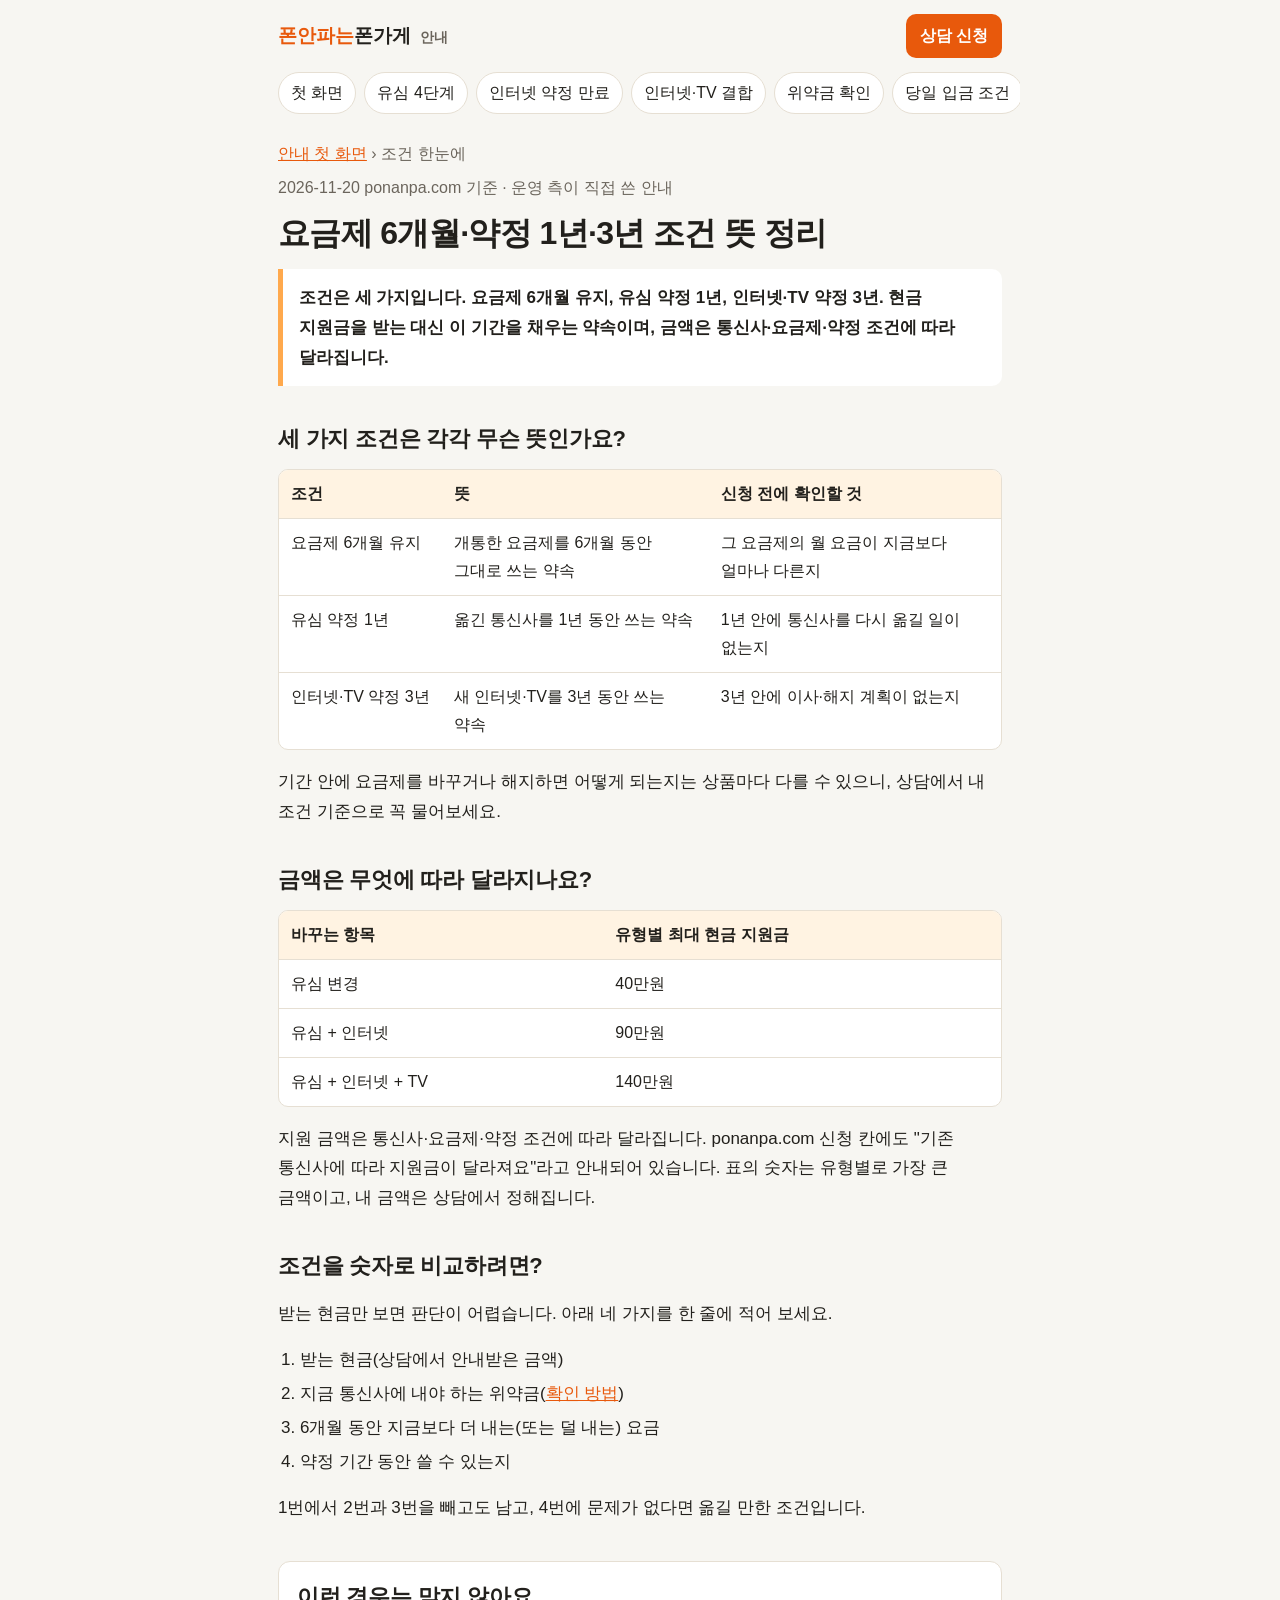
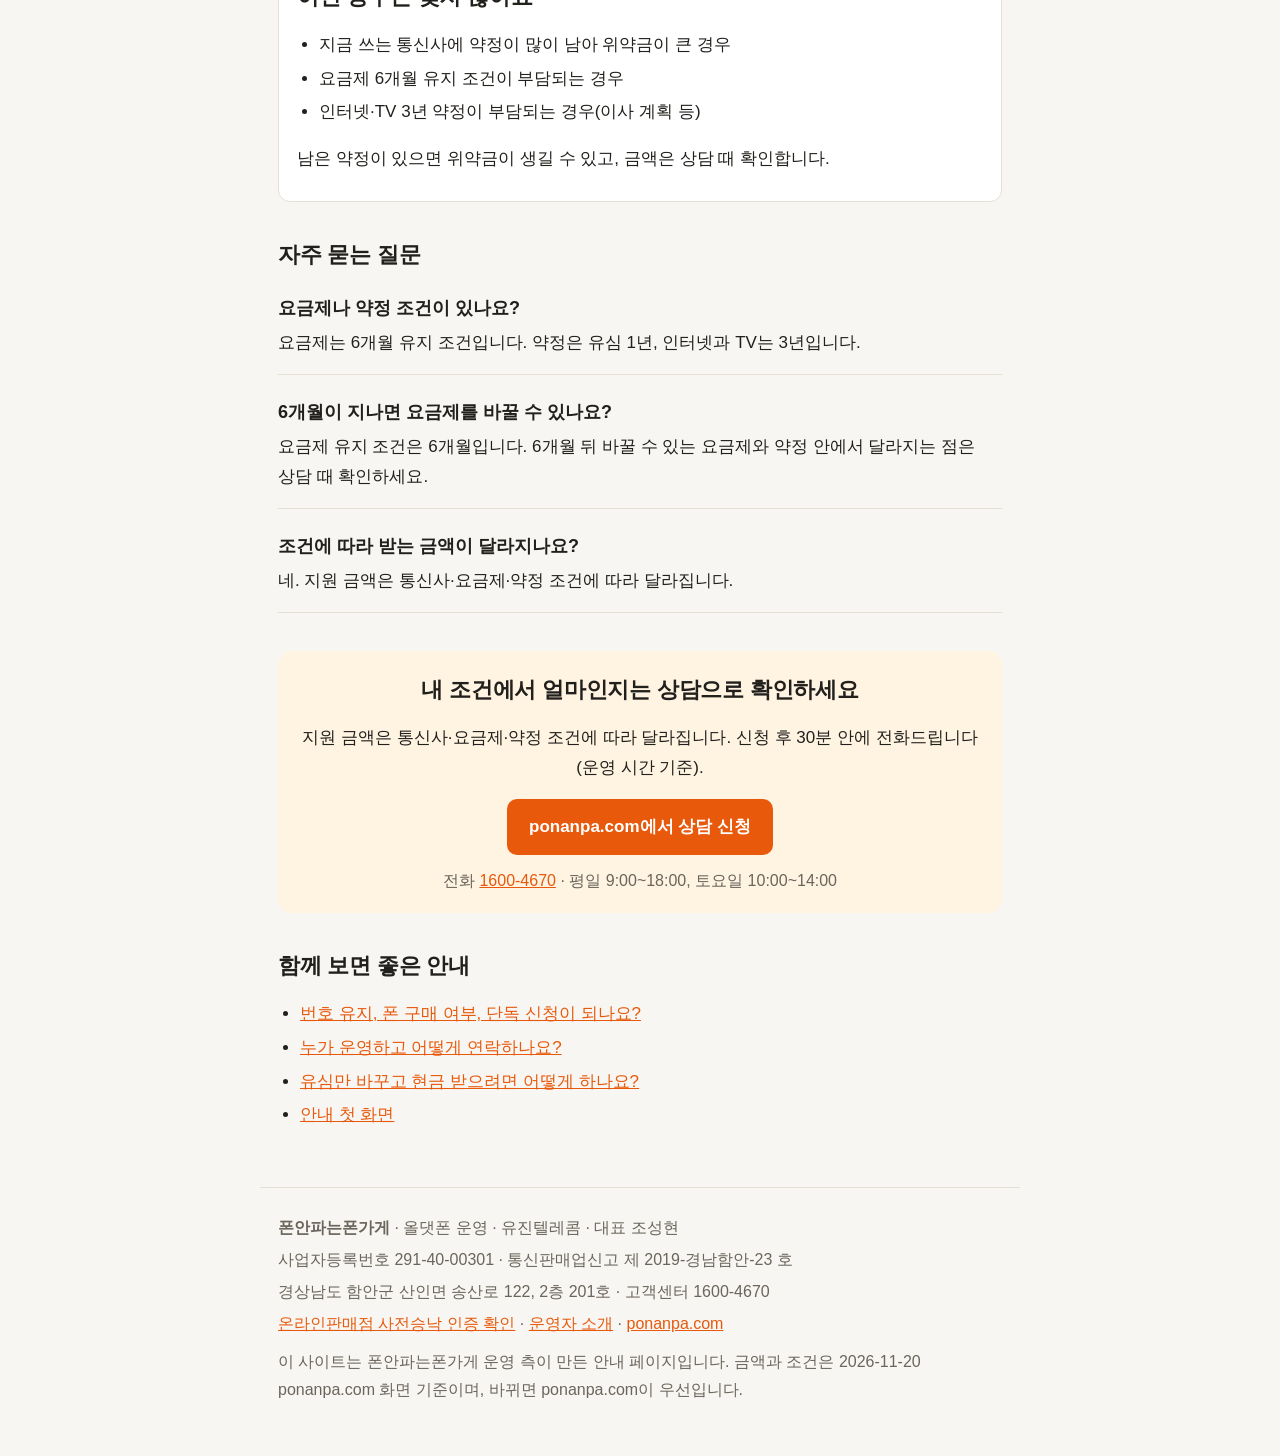
<file: guide/conditions/index.html>
<!doctype html>
<html lang="ko">
<head>
<meta charset="utf-8">
<meta name="viewport" content="width=device-width, initial-scale=1">
<title>요금제 6개월·약정 1년·3년 조건 뜻 정리 | 폰안파는폰가게</title>
<meta name="description" content="폰안파는폰가게의 조건인 요금제 6개월 유지, 유심 약정 1년, 인터넷·TV 약정 3년이 각각 무슨 뜻인지, 신청 전에 무엇을 확인해야 하는지 표로 정리했습니다.">
<link rel="canonical" href="https://ponanpa.com/guide/conditions/">
<meta property="og:type" content="article">
<meta property="og:title" content="요금제 6개월·약정 1년·3년 조건 뜻 정리">
<meta property="og:description" content="폰안파는폰가게의 조건인 요금제 6개월 유지, 유심 약정 1년, 인터넷·TV 약정 3년이 각각 무슨 뜻인지, 신청 전에 무엇을 확인해야 하는지 표로 정리했습니다.">
<meta property="og:url" content="https://ponanpa.com/guide/conditions/">
<meta property="og:site_name" content="폰안파는폰가게 안내">
<meta property="og:locale" content="ko_KR">
<link rel="icon" href="/guide/favicon.ico" sizes="any">
<link rel="alternate" type="application/rss+xml" title="폰안파는폰가게 안내" href="/guide/rss.xml">
<link rel="stylesheet" href="/guide/style.css">
<script type="application/ld+json">{"@context":"https://schema.org","@type":"Organization","name":"폰안파는폰가게","url":"https://ponanpa.com/","parentOrganization":{"@type":"Organization","name":"유진텔레콤"},"contactPoint":{"@type":"ContactPoint","telephone":"1600-4670","contactType":"customer service","areaServed":"KR","availableLanguage":"ko"},"address":{"@type":"PostalAddress","addressCountry":"KR","streetAddress":"경상남도 함안군 산인면 송산로 122, 2층 201호"}}</script><script type="application/ld+json">{"@context":"https://schema.org","@type":"FAQPage","mainEntity":[{"@type":"Question","name":"요금제나 약정 조건이 있나요?","acceptedAnswer":{"@type":"Answer","text":"요금제는 6개월 유지 조건입니다. 약정은 유심 1년, 인터넷과 TV는 3년입니다."}},{"@type":"Question","name":"6개월이 지나면 요금제를 바꿀 수 있나요?","acceptedAnswer":{"@type":"Answer","text":"요금제 유지 조건은 6개월입니다. 6개월 뒤 바꿀 수 있는 요금제와 약정 안에서 달라지는 점은 상담 때 확인하세요."}},{"@type":"Question","name":"조건에 따라 받는 금액이 달라지나요?","acceptedAnswer":{"@type":"Answer","text":"네. 지원 금액은 통신사·요금제·약정 조건에 따라 달라집니다."}}]}</script><script type="application/ld+json">{"@context":"https://schema.org","@type":"BreadcrumbList","itemListElement":[{"@type":"ListItem","position":1,"name":"폰안파는폰가게 안내","item":"https://ponanpa.com/guide/"},{"@type":"ListItem","position":2,"name":"조건 한눈에","item":"https://ponanpa.com/guide/conditions/"}]}</script>
</head>
<body>
<header class="top">
  <a class="logo" href="/guide/"><b>폰안파는</b>폰가게 <span>안내</span></a>
  <a class="btn small" href="https://ponanpa.com/?utm_source=github&amp;utm_campaign=%EA%B2%8C%EC%8B%9C&amp;utm_content=%EC%A1%B0%EA%B1%B4%EC%A0%95%EB%A6%AC">상담 신청</a>
</header>
<nav class="menu" aria-label="안내 목록"><a href="/guide/">첫 화면</a><a href="/guide/usim-4-steps/">유심 4단계</a><a href="/guide/internet-contract-end/">인터넷 약정 만료</a><a href="/guide/bundle/">인터넷·TV 결합</a><a href="/guide/penalty-check/">위약금 확인</a><a href="/guide/same-day-deposit/">당일 입금 조건</a><a href="/guide/conditions/" aria-current="page">조건 한눈에</a><a href="/guide/faq/">자주 묻는 질문</a><a href="/guide/about/">운영자 소개</a></nav>
<main>
<p class="crumb"><a href="/guide/">안내 첫 화면</a> › 조건 한눈에</p>
<p class="stamp">2026-11-20 ponanpa.com 기준 · 운영 측이 직접 쓴 안내</p>
<h1>요금제 6개월·약정 1년·3년 조건 뜻 정리</h1>
<p class="summary">조건은 세 가지입니다. 요금제 6개월 유지, 유심 약정 1년, 인터넷·TV 약정 3년. 현금 지원금을 받는 대신 이 기간을 채우는 약속이며, 금액은 통신사·요금제·약정 조건에 따라 달라집니다.</p>
<h2>세 가지 조건은 각각 무슨 뜻인가요?</h2>
<div class="table-wrap"><table>
<thead>
<tr>
<th>조건</th>
<th>뜻</th>
<th>신청 전에 확인할 것</th>
</tr>
</thead>
<tbody>
<tr>
<td>요금제 6개월 유지</td>
<td>개통한 요금제를 6개월 동안 그대로 쓰는 약속</td>
<td>그 요금제의 월 요금이 지금보다 얼마나 다른지</td>
</tr>
<tr>
<td>유심 약정 1년</td>
<td>옮긴 통신사를 1년 동안 쓰는 약속</td>
<td>1년 안에 통신사를 다시 옮길 일이 없는지</td>
</tr>
<tr>
<td>인터넷·TV 약정 3년</td>
<td>새 인터넷·TV를 3년 동안 쓰는 약속</td>
<td>3년 안에 이사·해지 계획이 없는지</td>
</tr>
</tbody>
</table></div>
<p>기간 안에 요금제를 바꾸거나 해지하면 어떻게 되는지는 상품마다 다를 수 있으니, 상담에서 내 조건 기준으로 꼭 물어보세요.</p>
<h2>금액은 무엇에 따라 달라지나요?</h2>
<div class="table-wrap"><table>
<thead>
<tr>
<th>바꾸는 항목</th>
<th>유형별 최대 현금 지원금</th>
</tr>
</thead>
<tbody>
<tr>
<td>유심 변경</td>
<td>40만원</td>
</tr>
<tr>
<td>유심 + 인터넷</td>
<td>90만원</td>
</tr>
<tr>
<td>유심 + 인터넷 + TV</td>
<td>140만원</td>
</tr>
</tbody>
</table></div>
<p>지원 금액은 통신사·요금제·약정 조건에 따라 달라집니다. ponanpa.com 신청 칸에도 "기존 통신사에 따라 지원금이 달라져요"라고 안내되어 있습니다. 표의 숫자는 유형별로 가장 큰 금액이고, 내 금액은 상담에서 정해집니다.</p>
<h2>조건을 숫자로 비교하려면?</h2>
<p>받는 현금만 보면 판단이 어렵습니다. 아래 네 가지를 한 줄에 적어 보세요.</p>
<ol>
<li>받는 현금(상담에서 안내받은 금액)</li>
<li>지금 통신사에 내야 하는 위약금(<a href="/guide/penalty-check/">확인 방법</a>)</li>
<li>6개월 동안 지금보다 더 내는(또는 덜 내는) 요금</li>
<li>약정 기간 동안 쓸 수 있는지</li>
</ol>
<p>1번에서 2번과 3번을 빼고도 남고, 4번에 문제가 없다면 옮길 만한 조건입니다.</p>
<section class="notfit"><h2>이런 경우는 맞지 않아요</h2><ul><li>지금 쓰는 통신사에 약정이 많이 남아 위약금이 큰 경우</li><li>요금제 6개월 유지 조건이 부담되는 경우</li><li>인터넷·TV 3년 약정이 부담되는 경우(이사 계획 등)</li></ul><p>남은 약정이 있으면 위약금이 생길 수 있고, 금액은 상담 때 확인합니다.</p></section>
<section class="faq"><h2>자주 묻는 질문</h2><div class="qa"><h3>요금제나 약정 조건이 있나요?</h3><p>요금제는 6개월 유지 조건입니다. 약정은 유심 1년, 인터넷과 TV는 3년입니다.</p></div><div class="qa"><h3>6개월이 지나면 요금제를 바꿀 수 있나요?</h3><p>요금제 유지 조건은 6개월입니다. 6개월 뒤 바꿀 수 있는 요금제와 약정 안에서 달라지는 점은 상담 때 확인하세요.</p></div><div class="qa"><h3>조건에 따라 받는 금액이 달라지나요?</h3><p>네. 지원 금액은 통신사·요금제·약정 조건에 따라 달라집니다.</p></div></section>
<section class="cta">
  <h2>내 조건에서 얼마인지는 상담으로 확인하세요</h2>
  <p>지원 금액은 통신사·요금제·약정 조건에 따라 달라집니다. 신청 후 30분 안에 전화드립니다(운영 시간 기준).</p>
  <a class="btn" href="https://ponanpa.com/?utm_source=github&amp;utm_campaign=%EA%B2%8C%EC%8B%9C&amp;utm_content=%EC%A1%B0%EA%B1%B4%EC%A0%95%EB%A6%AC">ponanpa.com에서 상담 신청</a>
  <p class="tel">전화 <a href="tel:1600-4670">1600-4670</a> · 평일 9:00~18:00, 토요일 10:00~14:00</p>
</section>
<section class="related"><h2>함께 보면 좋은 안내</h2><ul><li><a href="/guide/faq/">번호 유지, 폰 구매 여부, 단독 신청이 되나요?</a></li><li><a href="/guide/about/">누가 운영하고 어떻게 연락하나요?</a></li><li><a href="/guide/usim-4-steps/">유심만 바꾸고 현금 받으려면 어떻게 하나요?</a></li><li><a href="/guide/">안내 첫 화면</a></li></ul></section>
</main>
<footer>
  <p><strong>폰안파는폰가게</strong> · 올댓폰 운영 · 유진텔레콤 · 대표 조성현</p>
  <p>사업자등록번호 291-40-00301 · 통신판매업신고 제 2019-경남함안-23 호</p>
  <p>경상남도 함안군 산인면 송산로 122, 2층 201호 · 고객센터 1600-4670</p>
  <p><a href="https://www.ictmarket.or.kr:8443/ajax/ajax3.do?id=PRE0000108038&amp;seq=1&amp;yn=1" rel="nofollow noopener">온라인판매점 사전승낙 인증 확인</a> · <a href="/guide/about/">운영자 소개</a> · <a href="https://ponanpa.com/">ponanpa.com</a></p>
  <p class="fine">이 사이트는 폰안파는폰가게 운영 측이 만든 안내 페이지입니다. 금액과 조건은 2026-11-20 ponanpa.com 화면 기준이며, 바뀌면 ponanpa.com이 우선입니다.</p>
</footer>
</body>
</html>
</file>
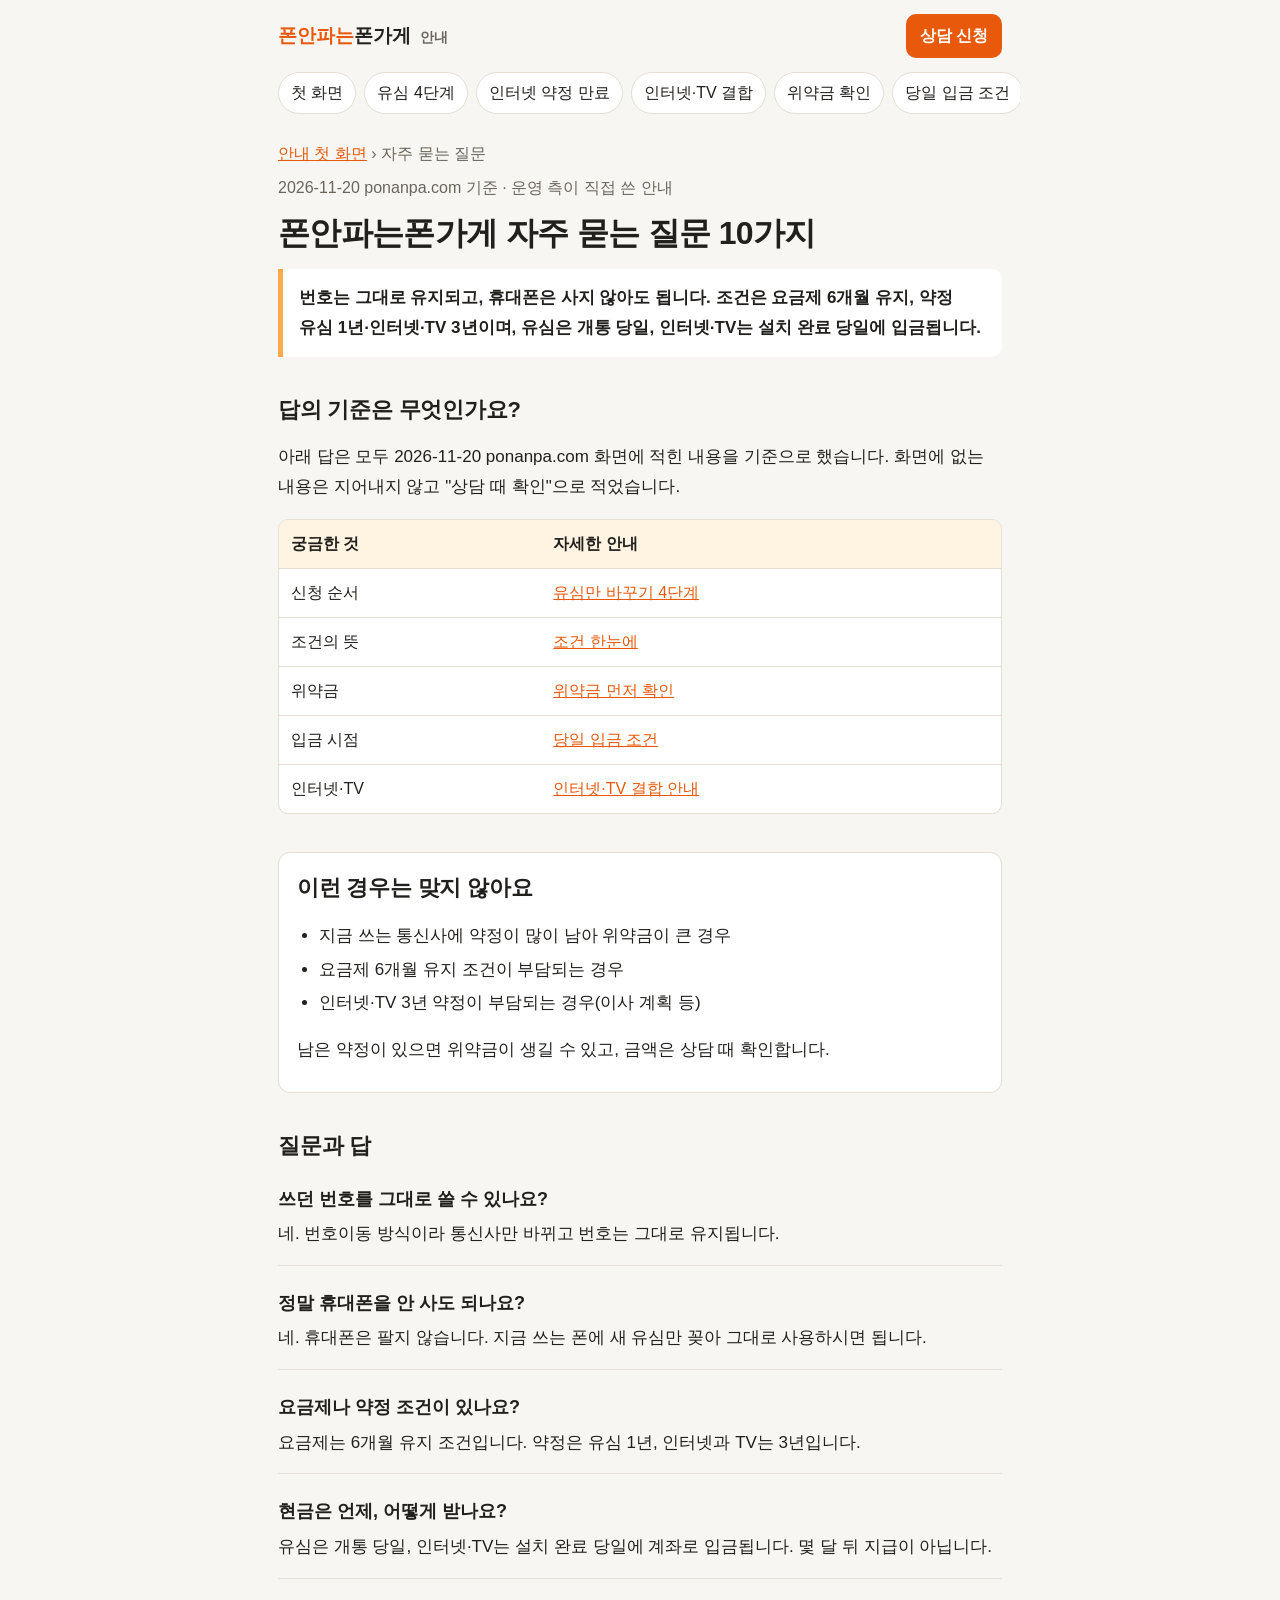
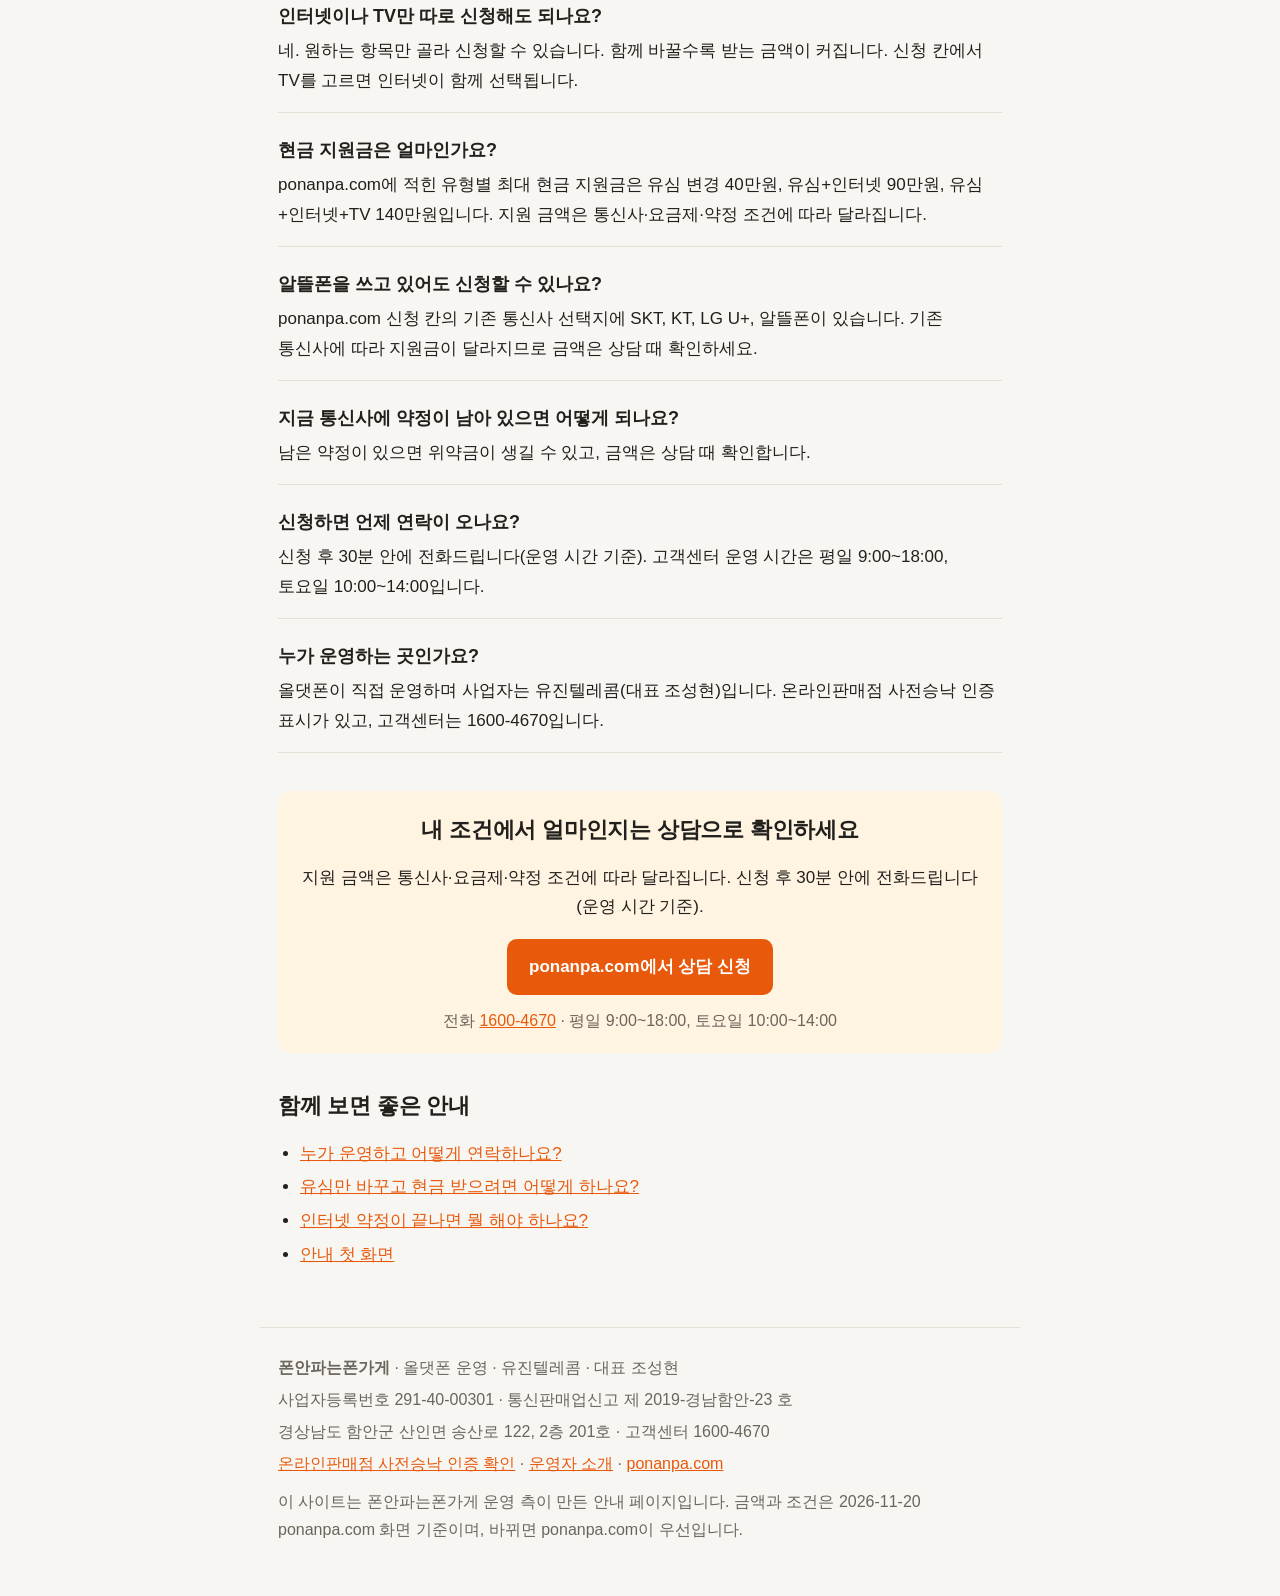
<file: guide/faq/index.html>
<!doctype html>
<html lang="ko">
<head>
<meta charset="utf-8">
<meta name="viewport" content="width=device-width, initial-scale=1">
<title>폰안파는폰가게 자주 묻는 질문 10가지 | 폰안파는폰가게</title>
<meta name="description" content="폰안파는폰가게 자주 묻는 질문 모음. 번호 유지, 휴대폰 구매 여부, 요금제·약정 조건, 입금 시점, 인터넷·TV 단독 신청, 알뜰폰 사용자 신청, 위약금까지 답했습니다.">
<link rel="canonical" href="https://ponanpa.com/guide/faq/">
<meta property="og:type" content="article">
<meta property="og:title" content="폰안파는폰가게 자주 묻는 질문 10가지">
<meta property="og:description" content="폰안파는폰가게 자주 묻는 질문 모음. 번호 유지, 휴대폰 구매 여부, 요금제·약정 조건, 입금 시점, 인터넷·TV 단독 신청, 알뜰폰 사용자 신청, 위약금까지 답했습니다.">
<meta property="og:url" content="https://ponanpa.com/guide/faq/">
<meta property="og:site_name" content="폰안파는폰가게 안내">
<meta property="og:locale" content="ko_KR">
<link rel="icon" href="/guide/favicon.ico" sizes="any">
<link rel="alternate" type="application/rss+xml" title="폰안파는폰가게 안내" href="/guide/rss.xml">
<link rel="stylesheet" href="/guide/style.css">
<script type="application/ld+json">{"@context":"https://schema.org","@type":"Organization","name":"폰안파는폰가게","url":"https://ponanpa.com/","parentOrganization":{"@type":"Organization","name":"유진텔레콤"},"contactPoint":{"@type":"ContactPoint","telephone":"1600-4670","contactType":"customer service","areaServed":"KR","availableLanguage":"ko"},"address":{"@type":"PostalAddress","addressCountry":"KR","streetAddress":"경상남도 함안군 산인면 송산로 122, 2층 201호"}}</script><script type="application/ld+json">{"@context":"https://schema.org","@type":"FAQPage","mainEntity":[{"@type":"Question","name":"쓰던 번호를 그대로 쓸 수 있나요?","acceptedAnswer":{"@type":"Answer","text":"네. 번호이동 방식이라 통신사만 바뀌고 번호는 그대로 유지됩니다."}},{"@type":"Question","name":"정말 휴대폰을 안 사도 되나요?","acceptedAnswer":{"@type":"Answer","text":"네. 휴대폰은 팔지 않습니다. 지금 쓰는 폰에 새 유심만 꽂아 그대로 사용하시면 됩니다."}},{"@type":"Question","name":"요금제나 약정 조건이 있나요?","acceptedAnswer":{"@type":"Answer","text":"요금제는 6개월 유지 조건입니다. 약정은 유심 1년, 인터넷과 TV는 3년입니다."}},{"@type":"Question","name":"현금은 언제, 어떻게 받나요?","acceptedAnswer":{"@type":"Answer","text":"유심은 개통 당일, 인터넷·TV는 설치 완료 당일에 계좌로 입금됩니다. 몇 달 뒤 지급이 아닙니다."}},{"@type":"Question","name":"인터넷이나 TV만 따로 신청해도 되나요?","acceptedAnswer":{"@type":"Answer","text":"네. 원하는 항목만 골라 신청할 수 있습니다. 함께 바꿀수록 받는 금액이 커집니다. 신청 칸에서 TV를 고르면 인터넷이 함께 선택됩니다."}},{"@type":"Question","name":"현금 지원금은 얼마인가요?","acceptedAnswer":{"@type":"Answer","text":"ponanpa.com에 적힌 유형별 최대 현금 지원금은 유심 변경 40만원, 유심+인터넷 90만원, 유심+인터넷+TV 140만원입니다. 지원 금액은 통신사·요금제·약정 조건에 따라 달라집니다."}},{"@type":"Question","name":"알뜰폰을 쓰고 있어도 신청할 수 있나요?","acceptedAnswer":{"@type":"Answer","text":"ponanpa.com 신청 칸의 기존 통신사 선택지에 SKT, KT, LG U+, 알뜰폰이 있습니다. 기존 통신사에 따라 지원금이 달라지므로 금액은 상담 때 확인하세요."}},{"@type":"Question","name":"지금 통신사에 약정이 남아 있으면 어떻게 되나요?","acceptedAnswer":{"@type":"Answer","text":"남은 약정이 있으면 위약금이 생길 수 있고, 금액은 상담 때 확인합니다."}},{"@type":"Question","name":"신청하면 언제 연락이 오나요?","acceptedAnswer":{"@type":"Answer","text":"신청 후 30분 안에 전화드립니다(운영 시간 기준). 고객센터 운영 시간은 평일 9:00~18:00, 토요일 10:00~14:00입니다."}},{"@type":"Question","name":"누가 운영하는 곳인가요?","acceptedAnswer":{"@type":"Answer","text":"올댓폰이 직접 운영하며 사업자는 유진텔레콤(대표 조성현)입니다. 온라인판매점 사전승낙 인증 표시가 있고, 고객센터는 1600-4670입니다."}}]}</script><script type="application/ld+json">{"@context":"https://schema.org","@type":"BreadcrumbList","itemListElement":[{"@type":"ListItem","position":1,"name":"폰안파는폰가게 안내","item":"https://ponanpa.com/guide/"},{"@type":"ListItem","position":2,"name":"자주 묻는 질문","item":"https://ponanpa.com/guide/faq/"}]}</script>
</head>
<body>
<header class="top">
  <a class="logo" href="/guide/"><b>폰안파는</b>폰가게 <span>안내</span></a>
  <a class="btn small" href="https://ponanpa.com/?utm_source=github&amp;utm_campaign=%EA%B2%8C%EC%8B%9C&amp;utm_content=%EC%9E%90%EC%A3%BC%EB%AC%BB%EB%8A%94%EC%A7%88%EB%AC%B8">상담 신청</a>
</header>
<nav class="menu" aria-label="안내 목록"><a href="/guide/">첫 화면</a><a href="/guide/usim-4-steps/">유심 4단계</a><a href="/guide/internet-contract-end/">인터넷 약정 만료</a><a href="/guide/bundle/">인터넷·TV 결합</a><a href="/guide/penalty-check/">위약금 확인</a><a href="/guide/same-day-deposit/">당일 입금 조건</a><a href="/guide/conditions/">조건 한눈에</a><a href="/guide/faq/" aria-current="page">자주 묻는 질문</a><a href="/guide/about/">운영자 소개</a></nav>
<main>
<p class="crumb"><a href="/guide/">안내 첫 화면</a> › 자주 묻는 질문</p>
<p class="stamp">2026-11-20 ponanpa.com 기준 · 운영 측이 직접 쓴 안내</p>
<h1>폰안파는폰가게 자주 묻는 질문 10가지</h1>
<p class="summary">번호는 그대로 유지되고, 휴대폰은 사지 않아도 됩니다. 조건은 요금제 6개월 유지, 약정 유심 1년·인터넷·TV 3년이며, 유심은 개통 당일, 인터넷·TV는 설치 완료 당일에 입금됩니다.</p>
<h2>답의 기준은 무엇인가요?</h2>
<p>아래 답은 모두 2026-11-20 ponanpa.com 화면에 적힌 내용을 기준으로 했습니다. 화면에 없는 내용은 지어내지 않고 "상담 때 확인"으로 적었습니다.</p>
<div class="table-wrap"><table>
<thead>
<tr>
<th>궁금한 것</th>
<th>자세한 안내</th>
</tr>
</thead>
<tbody>
<tr>
<td>신청 순서</td>
<td><a href="/guide/usim-4-steps/">유심만 바꾸기 4단계</a></td>
</tr>
<tr>
<td>조건의 뜻</td>
<td><a href="/guide/conditions/">조건 한눈에</a></td>
</tr>
<tr>
<td>위약금</td>
<td><a href="/guide/penalty-check/">위약금 먼저 확인</a></td>
</tr>
<tr>
<td>입금 시점</td>
<td><a href="/guide/same-day-deposit/">당일 입금 조건</a></td>
</tr>
<tr>
<td>인터넷·TV</td>
<td><a href="/guide/bundle/">인터넷·TV 결합 안내</a></td>
</tr>
</tbody>
</table></div>
<section class="notfit"><h2>이런 경우는 맞지 않아요</h2><ul><li>지금 쓰는 통신사에 약정이 많이 남아 위약금이 큰 경우</li><li>요금제 6개월 유지 조건이 부담되는 경우</li><li>인터넷·TV 3년 약정이 부담되는 경우(이사 계획 등)</li></ul><p>남은 약정이 있으면 위약금이 생길 수 있고, 금액은 상담 때 확인합니다.</p></section>
<section class="faq"><h2>질문과 답</h2><div class="qa"><h3>쓰던 번호를 그대로 쓸 수 있나요?</h3><p>네. 번호이동 방식이라 통신사만 바뀌고 번호는 그대로 유지됩니다.</p></div><div class="qa"><h3>정말 휴대폰을 안 사도 되나요?</h3><p>네. 휴대폰은 팔지 않습니다. 지금 쓰는 폰에 새 유심만 꽂아 그대로 사용하시면 됩니다.</p></div><div class="qa"><h3>요금제나 약정 조건이 있나요?</h3><p>요금제는 6개월 유지 조건입니다. 약정은 유심 1년, 인터넷과 TV는 3년입니다.</p></div><div class="qa"><h3>현금은 언제, 어떻게 받나요?</h3><p>유심은 개통 당일, 인터넷·TV는 설치 완료 당일에 계좌로 입금됩니다. 몇 달 뒤 지급이 아닙니다.</p></div><div class="qa"><h3>인터넷이나 TV만 따로 신청해도 되나요?</h3><p>네. 원하는 항목만 골라 신청할 수 있습니다. 함께 바꿀수록 받는 금액이 커집니다. 신청 칸에서 TV를 고르면 인터넷이 함께 선택됩니다.</p></div><div class="qa"><h3>현금 지원금은 얼마인가요?</h3><p>ponanpa.com에 적힌 유형별 최대 현금 지원금은 유심 변경 40만원, 유심+인터넷 90만원, 유심+인터넷+TV 140만원입니다. 지원 금액은 통신사·요금제·약정 조건에 따라 달라집니다.</p></div><div class="qa"><h3>알뜰폰을 쓰고 있어도 신청할 수 있나요?</h3><p>ponanpa.com 신청 칸의 기존 통신사 선택지에 SKT, KT, LG U+, 알뜰폰이 있습니다. 기존 통신사에 따라 지원금이 달라지므로 금액은 상담 때 확인하세요.</p></div><div class="qa"><h3>지금 통신사에 약정이 남아 있으면 어떻게 되나요?</h3><p>남은 약정이 있으면 위약금이 생길 수 있고, 금액은 상담 때 확인합니다.</p></div><div class="qa"><h3>신청하면 언제 연락이 오나요?</h3><p>신청 후 30분 안에 전화드립니다(운영 시간 기준). 고객센터 운영 시간은 평일 9:00~18:00, 토요일 10:00~14:00입니다.</p></div><div class="qa"><h3>누가 운영하는 곳인가요?</h3><p>올댓폰이 직접 운영하며 사업자는 유진텔레콤(대표 조성현)입니다. 온라인판매점 사전승낙 인증 표시가 있고, 고객센터는 1600-4670입니다.</p></div></section>
<section class="cta">
  <h2>내 조건에서 얼마인지는 상담으로 확인하세요</h2>
  <p>지원 금액은 통신사·요금제·약정 조건에 따라 달라집니다. 신청 후 30분 안에 전화드립니다(운영 시간 기준).</p>
  <a class="btn" href="https://ponanpa.com/?utm_source=github&amp;utm_campaign=%EA%B2%8C%EC%8B%9C&amp;utm_content=%EC%9E%90%EC%A3%BC%EB%AC%BB%EB%8A%94%EC%A7%88%EB%AC%B8">ponanpa.com에서 상담 신청</a>
  <p class="tel">전화 <a href="tel:1600-4670">1600-4670</a> · 평일 9:00~18:00, 토요일 10:00~14:00</p>
</section>
<section class="related"><h2>함께 보면 좋은 안내</h2><ul><li><a href="/guide/about/">누가 운영하고 어떻게 연락하나요?</a></li><li><a href="/guide/usim-4-steps/">유심만 바꾸고 현금 받으려면 어떻게 하나요?</a></li><li><a href="/guide/internet-contract-end/">인터넷 약정이 끝나면 뭘 해야 하나요?</a></li><li><a href="/guide/">안내 첫 화면</a></li></ul></section>
</main>
<footer>
  <p><strong>폰안파는폰가게</strong> · 올댓폰 운영 · 유진텔레콤 · 대표 조성현</p>
  <p>사업자등록번호 291-40-00301 · 통신판매업신고 제 2019-경남함안-23 호</p>
  <p>경상남도 함안군 산인면 송산로 122, 2층 201호 · 고객센터 1600-4670</p>
  <p><a href="https://www.ictmarket.or.kr:8443/ajax/ajax3.do?id=PRE0000108038&amp;seq=1&amp;yn=1" rel="nofollow noopener">온라인판매점 사전승낙 인증 확인</a> · <a href="/guide/about/">운영자 소개</a> · <a href="https://ponanpa.com/">ponanpa.com</a></p>
  <p class="fine">이 사이트는 폰안파는폰가게 운영 측이 만든 안내 페이지입니다. 금액과 조건은 2026-11-20 ponanpa.com 화면 기준이며, 바뀌면 ponanpa.com이 우선입니다.</p>
</footer>
</body>
</html>
</file>
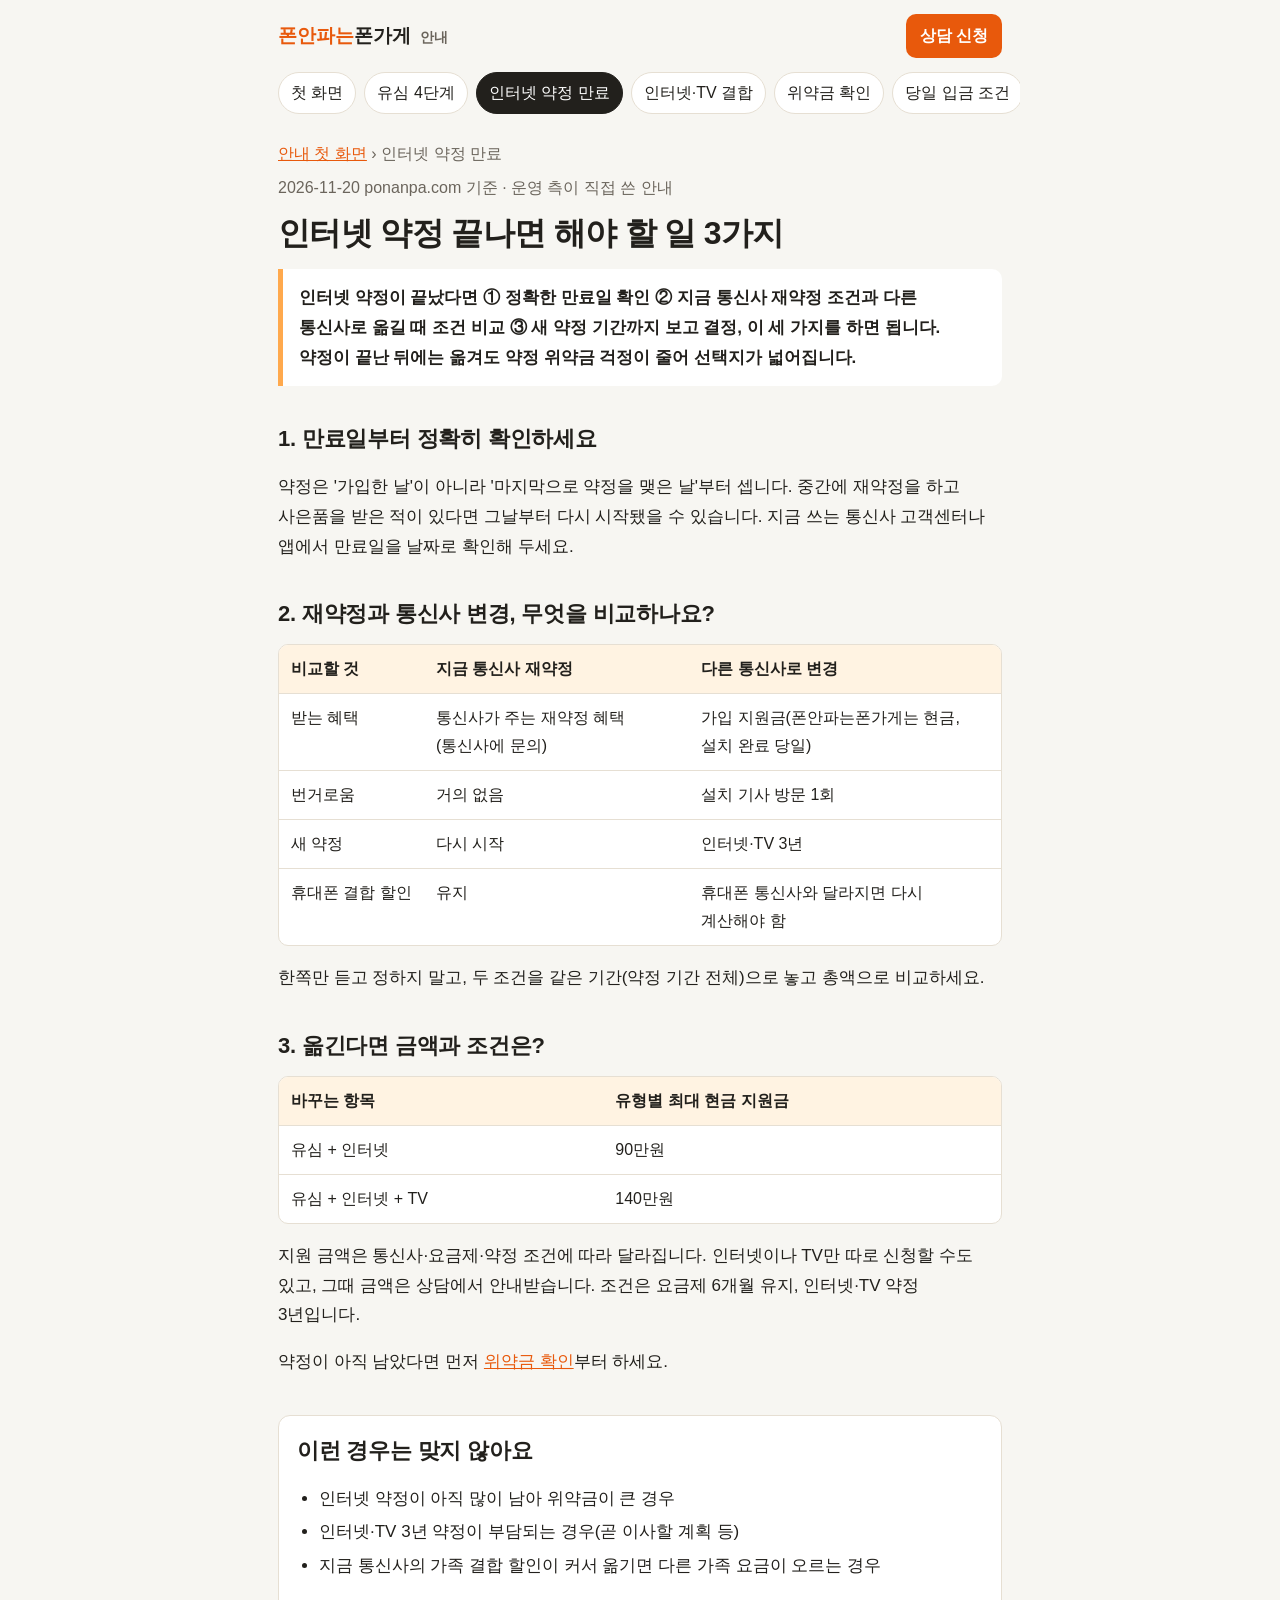
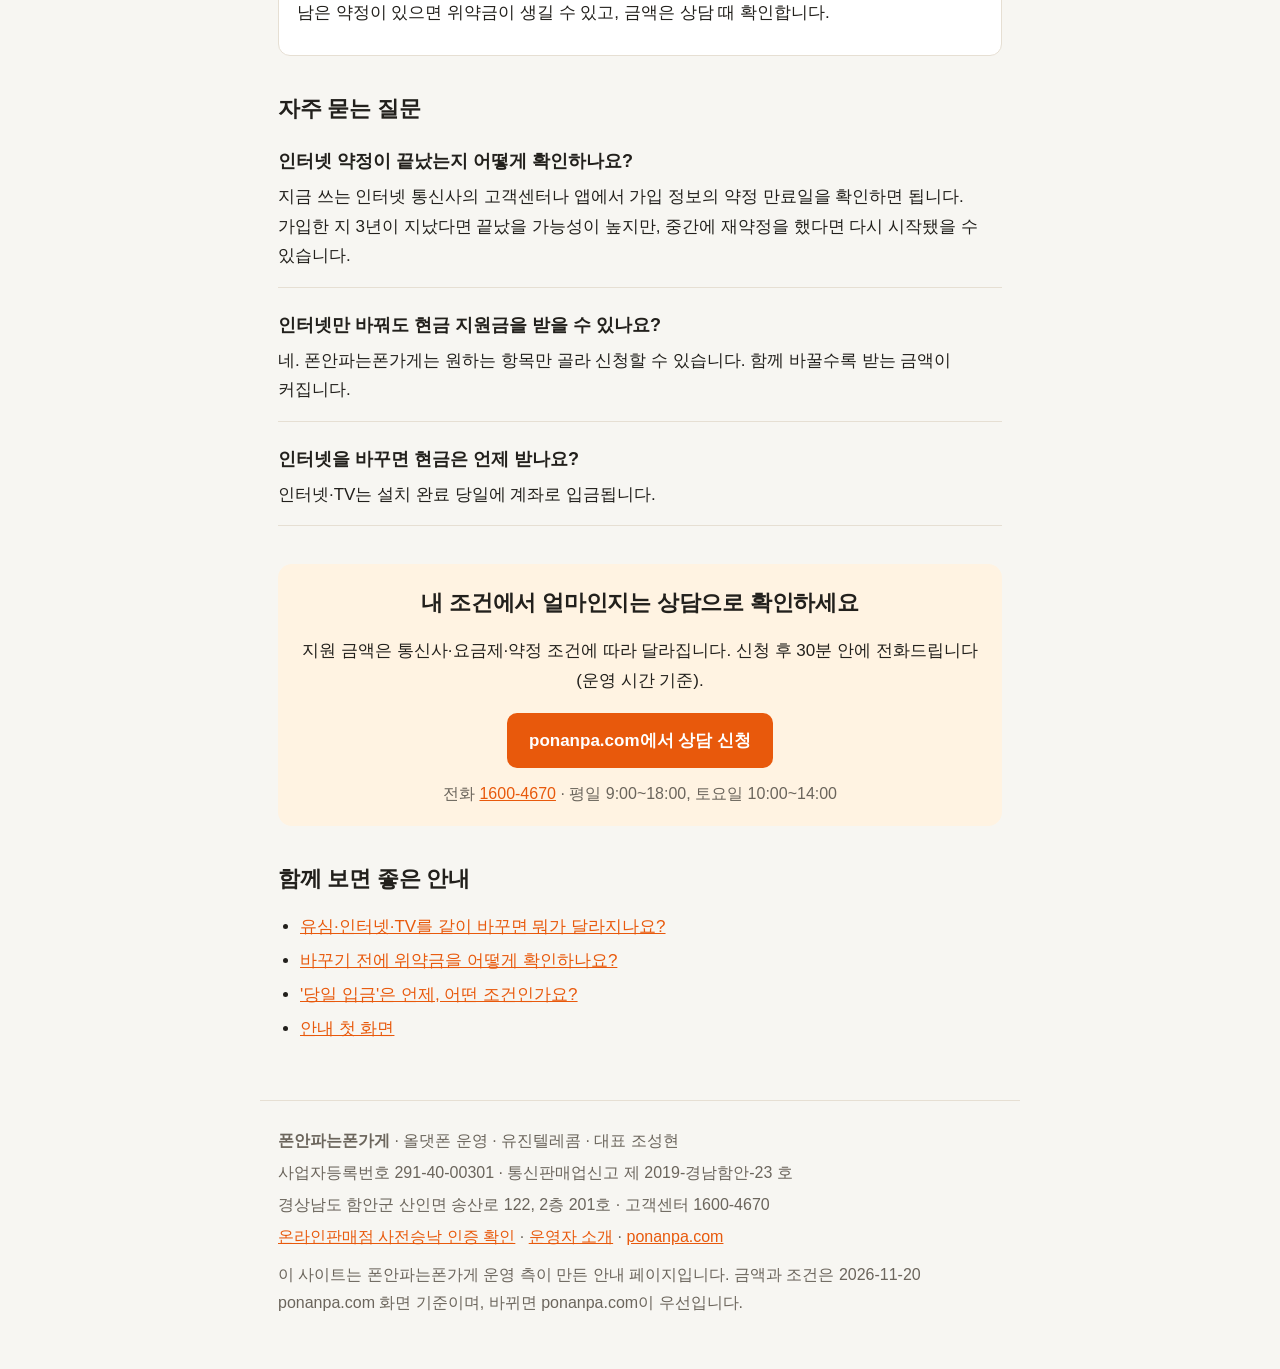
<file: guide/internet-contract-end/index.html>
<!doctype html>
<html lang="ko">
<head>
<meta charset="utf-8">
<meta name="viewport" content="width=device-width, initial-scale=1">
<title>인터넷 약정 끝나면 해야 할 일 3가지 | 폰안파는폰가게</title>
<meta name="description" content="인터넷 약정이 끝났다면 만료일 확인, 재약정과 통신사 변경 비교, 위약금 없는 시점에 결정하기 순서로 따져 보세요. 통신사를 옮길 때 받는 현금 지원금 조건도 함께 정리했습니다.">
<link rel="canonical" href="https://ponanpa.com/guide/internet-contract-end/">
<meta property="og:type" content="article">
<meta property="og:title" content="인터넷 약정 끝나면 해야 할 일 3가지">
<meta property="og:description" content="인터넷 약정이 끝났다면 만료일 확인, 재약정과 통신사 변경 비교, 위약금 없는 시점에 결정하기 순서로 따져 보세요. 통신사를 옮길 때 받는 현금 지원금 조건도 함께 정리했습니다.">
<meta property="og:url" content="https://ponanpa.com/guide/internet-contract-end/">
<meta property="og:site_name" content="폰안파는폰가게 안내">
<meta property="og:locale" content="ko_KR">
<link rel="icon" href="/guide/favicon.ico" sizes="any">
<link rel="alternate" type="application/rss+xml" title="폰안파는폰가게 안내" href="/guide/rss.xml">
<link rel="stylesheet" href="/guide/style.css">
<script type="application/ld+json">{"@context":"https://schema.org","@type":"Organization","name":"폰안파는폰가게","url":"https://ponanpa.com/","parentOrganization":{"@type":"Organization","name":"유진텔레콤"},"contactPoint":{"@type":"ContactPoint","telephone":"1600-4670","contactType":"customer service","areaServed":"KR","availableLanguage":"ko"},"address":{"@type":"PostalAddress","addressCountry":"KR","streetAddress":"경상남도 함안군 산인면 송산로 122, 2층 201호"}}</script><script type="application/ld+json">{"@context":"https://schema.org","@type":"FAQPage","mainEntity":[{"@type":"Question","name":"인터넷 약정이 끝났는지 어떻게 확인하나요?","acceptedAnswer":{"@type":"Answer","text":"지금 쓰는 인터넷 통신사의 고객센터나 앱에서 가입 정보의 약정 만료일을 확인하면 됩니다. 가입한 지 3년이 지났다면 끝났을 가능성이 높지만, 중간에 재약정을 했다면 다시 시작됐을 수 있습니다."}},{"@type":"Question","name":"인터넷만 바꿔도 현금 지원금을 받을 수 있나요?","acceptedAnswer":{"@type":"Answer","text":"네. 폰안파는폰가게는 원하는 항목만 골라 신청할 수 있습니다. 함께 바꿀수록 받는 금액이 커집니다."}},{"@type":"Question","name":"인터넷을 바꾸면 현금은 언제 받나요?","acceptedAnswer":{"@type":"Answer","text":"인터넷·TV는 설치 완료 당일에 계좌로 입금됩니다."}}]}</script><script type="application/ld+json">{"@context":"https://schema.org","@type":"BreadcrumbList","itemListElement":[{"@type":"ListItem","position":1,"name":"폰안파는폰가게 안내","item":"https://ponanpa.com/guide/"},{"@type":"ListItem","position":2,"name":"인터넷 약정 만료","item":"https://ponanpa.com/guide/internet-contract-end/"}]}</script>
</head>
<body>
<header class="top">
  <a class="logo" href="/guide/"><b>폰안파는</b>폰가게 <span>안내</span></a>
  <a class="btn small" href="https://ponanpa.com/?utm_source=github&amp;utm_campaign=%EA%B2%8C%EC%8B%9C&amp;utm_content=%EC%9D%B8%ED%84%B0%EB%84%B7%EC%95%BD%EC%A0%95%EB%A7%8C%EB%A3%8C">상담 신청</a>
</header>
<nav class="menu" aria-label="안내 목록"><a href="/guide/">첫 화면</a><a href="/guide/usim-4-steps/">유심 4단계</a><a href="/guide/internet-contract-end/" aria-current="page">인터넷 약정 만료</a><a href="/guide/bundle/">인터넷·TV 결합</a><a href="/guide/penalty-check/">위약금 확인</a><a href="/guide/same-day-deposit/">당일 입금 조건</a><a href="/guide/conditions/">조건 한눈에</a><a href="/guide/faq/">자주 묻는 질문</a><a href="/guide/about/">운영자 소개</a></nav>
<main>
<p class="crumb"><a href="/guide/">안내 첫 화면</a> › 인터넷 약정 만료</p>
<p class="stamp">2026-11-20 ponanpa.com 기준 · 운영 측이 직접 쓴 안내</p>
<h1>인터넷 약정 끝나면 해야 할 일 3가지</h1>
<p class="summary">인터넷 약정이 끝났다면 ① 정확한 만료일 확인 ② 지금 통신사 재약정 조건과 다른 통신사로 옮길 때 조건 비교 ③ 새 약정 기간까지 보고 결정, 이 세 가지를 하면 됩니다. 약정이 끝난 뒤에는 옮겨도 약정 위약금 걱정이 줄어 선택지가 넓어집니다.</p>
<h2>1. 만료일부터 정확히 확인하세요</h2>
<p>약정은 '가입한 날'이 아니라 '마지막으로 약정을 맺은 날'부터 셉니다. 중간에 재약정을 하고 사은품을 받은 적이 있다면 그날부터 다시 시작됐을 수 있습니다. 지금 쓰는 통신사 고객센터나 앱에서 만료일을 날짜로 확인해 두세요.</p>
<h2>2. 재약정과 통신사 변경, 무엇을 비교하나요?</h2>
<div class="table-wrap"><table>
<thead>
<tr>
<th>비교할 것</th>
<th>지금 통신사 재약정</th>
<th>다른 통신사로 변경</th>
</tr>
</thead>
<tbody>
<tr>
<td>받는 혜택</td>
<td>통신사가 주는 재약정 혜택(통신사에 문의)</td>
<td>가입 지원금(폰안파는폰가게는 현금, 설치 완료 당일)</td>
</tr>
<tr>
<td>번거로움</td>
<td>거의 없음</td>
<td>설치 기사 방문 1회</td>
</tr>
<tr>
<td>새 약정</td>
<td>다시 시작</td>
<td>인터넷·TV 3년</td>
</tr>
<tr>
<td>휴대폰 결합 할인</td>
<td>유지</td>
<td>휴대폰 통신사와 달라지면 다시 계산해야 함</td>
</tr>
</tbody>
</table></div>
<p>한쪽만 듣고 정하지 말고, 두 조건을 같은 기간(약정 기간 전체)으로 놓고 총액으로 비교하세요.</p>
<h2>3. 옮긴다면 금액과 조건은?</h2>
<div class="table-wrap"><table>
<thead>
<tr>
<th>바꾸는 항목</th>
<th>유형별 최대 현금 지원금</th>
</tr>
</thead>
<tbody>
<tr>
<td>유심 + 인터넷</td>
<td>90만원</td>
</tr>
<tr>
<td>유심 + 인터넷 + TV</td>
<td>140만원</td>
</tr>
</tbody>
</table></div>
<p>지원 금액은 통신사·요금제·약정 조건에 따라 달라집니다. 인터넷이나 TV만 따로 신청할 수도 있고, 그때 금액은 상담에서 안내받습니다. 조건은 요금제 6개월 유지, 인터넷·TV 약정 3년입니다.</p>
<p>약정이 아직 남았다면 먼저 <a href="/guide/penalty-check/">위약금 확인</a>부터 하세요.</p>
<section class="notfit"><h2>이런 경우는 맞지 않아요</h2><ul><li>인터넷 약정이 아직 많이 남아 위약금이 큰 경우</li><li>인터넷·TV 3년 약정이 부담되는 경우(곧 이사할 계획 등)</li><li>지금 통신사의 가족 결합 할인이 커서 옮기면 다른 가족 요금이 오르는 경우</li></ul><p>남은 약정이 있으면 위약금이 생길 수 있고, 금액은 상담 때 확인합니다.</p></section>
<section class="faq"><h2>자주 묻는 질문</h2><div class="qa"><h3>인터넷 약정이 끝났는지 어떻게 확인하나요?</h3><p>지금 쓰는 인터넷 통신사의 고객센터나 앱에서 가입 정보의 약정 만료일을 확인하면 됩니다. 가입한 지 3년이 지났다면 끝났을 가능성이 높지만, 중간에 재약정을 했다면 다시 시작됐을 수 있습니다.</p></div><div class="qa"><h3>인터넷만 바꿔도 현금 지원금을 받을 수 있나요?</h3><p>네. 폰안파는폰가게는 원하는 항목만 골라 신청할 수 있습니다. 함께 바꿀수록 받는 금액이 커집니다.</p></div><div class="qa"><h3>인터넷을 바꾸면 현금은 언제 받나요?</h3><p>인터넷·TV는 설치 완료 당일에 계좌로 입금됩니다.</p></div></section>
<section class="cta">
  <h2>내 조건에서 얼마인지는 상담으로 확인하세요</h2>
  <p>지원 금액은 통신사·요금제·약정 조건에 따라 달라집니다. 신청 후 30분 안에 전화드립니다(운영 시간 기준).</p>
  <a class="btn" href="https://ponanpa.com/?utm_source=github&amp;utm_campaign=%EA%B2%8C%EC%8B%9C&amp;utm_content=%EC%9D%B8%ED%84%B0%EB%84%B7%EC%95%BD%EC%A0%95%EB%A7%8C%EB%A3%8C">ponanpa.com에서 상담 신청</a>
  <p class="tel">전화 <a href="tel:1600-4670">1600-4670</a> · 평일 9:00~18:00, 토요일 10:00~14:00</p>
</section>
<section class="related"><h2>함께 보면 좋은 안내</h2><ul><li><a href="/guide/bundle/">유심·인터넷·TV를 같이 바꾸면 뭐가 달라지나요?</a></li><li><a href="/guide/penalty-check/">바꾸기 전에 위약금을 어떻게 확인하나요?</a></li><li><a href="/guide/same-day-deposit/">&#x27;당일 입금&#x27;은 언제, 어떤 조건인가요?</a></li><li><a href="/guide/">안내 첫 화면</a></li></ul></section>
</main>
<footer>
  <p><strong>폰안파는폰가게</strong> · 올댓폰 운영 · 유진텔레콤 · 대표 조성현</p>
  <p>사업자등록번호 291-40-00301 · 통신판매업신고 제 2019-경남함안-23 호</p>
  <p>경상남도 함안군 산인면 송산로 122, 2층 201호 · 고객센터 1600-4670</p>
  <p><a href="https://www.ictmarket.or.kr:8443/ajax/ajax3.do?id=PRE0000108038&amp;seq=1&amp;yn=1" rel="nofollow noopener">온라인판매점 사전승낙 인증 확인</a> · <a href="/guide/about/">운영자 소개</a> · <a href="https://ponanpa.com/">ponanpa.com</a></p>
  <p class="fine">이 사이트는 폰안파는폰가게 운영 측이 만든 안내 페이지입니다. 금액과 조건은 2026-11-20 ponanpa.com 화면 기준이며, 바뀌면 ponanpa.com이 우선입니다.</p>
</footer>
</body>
</html>
</file>
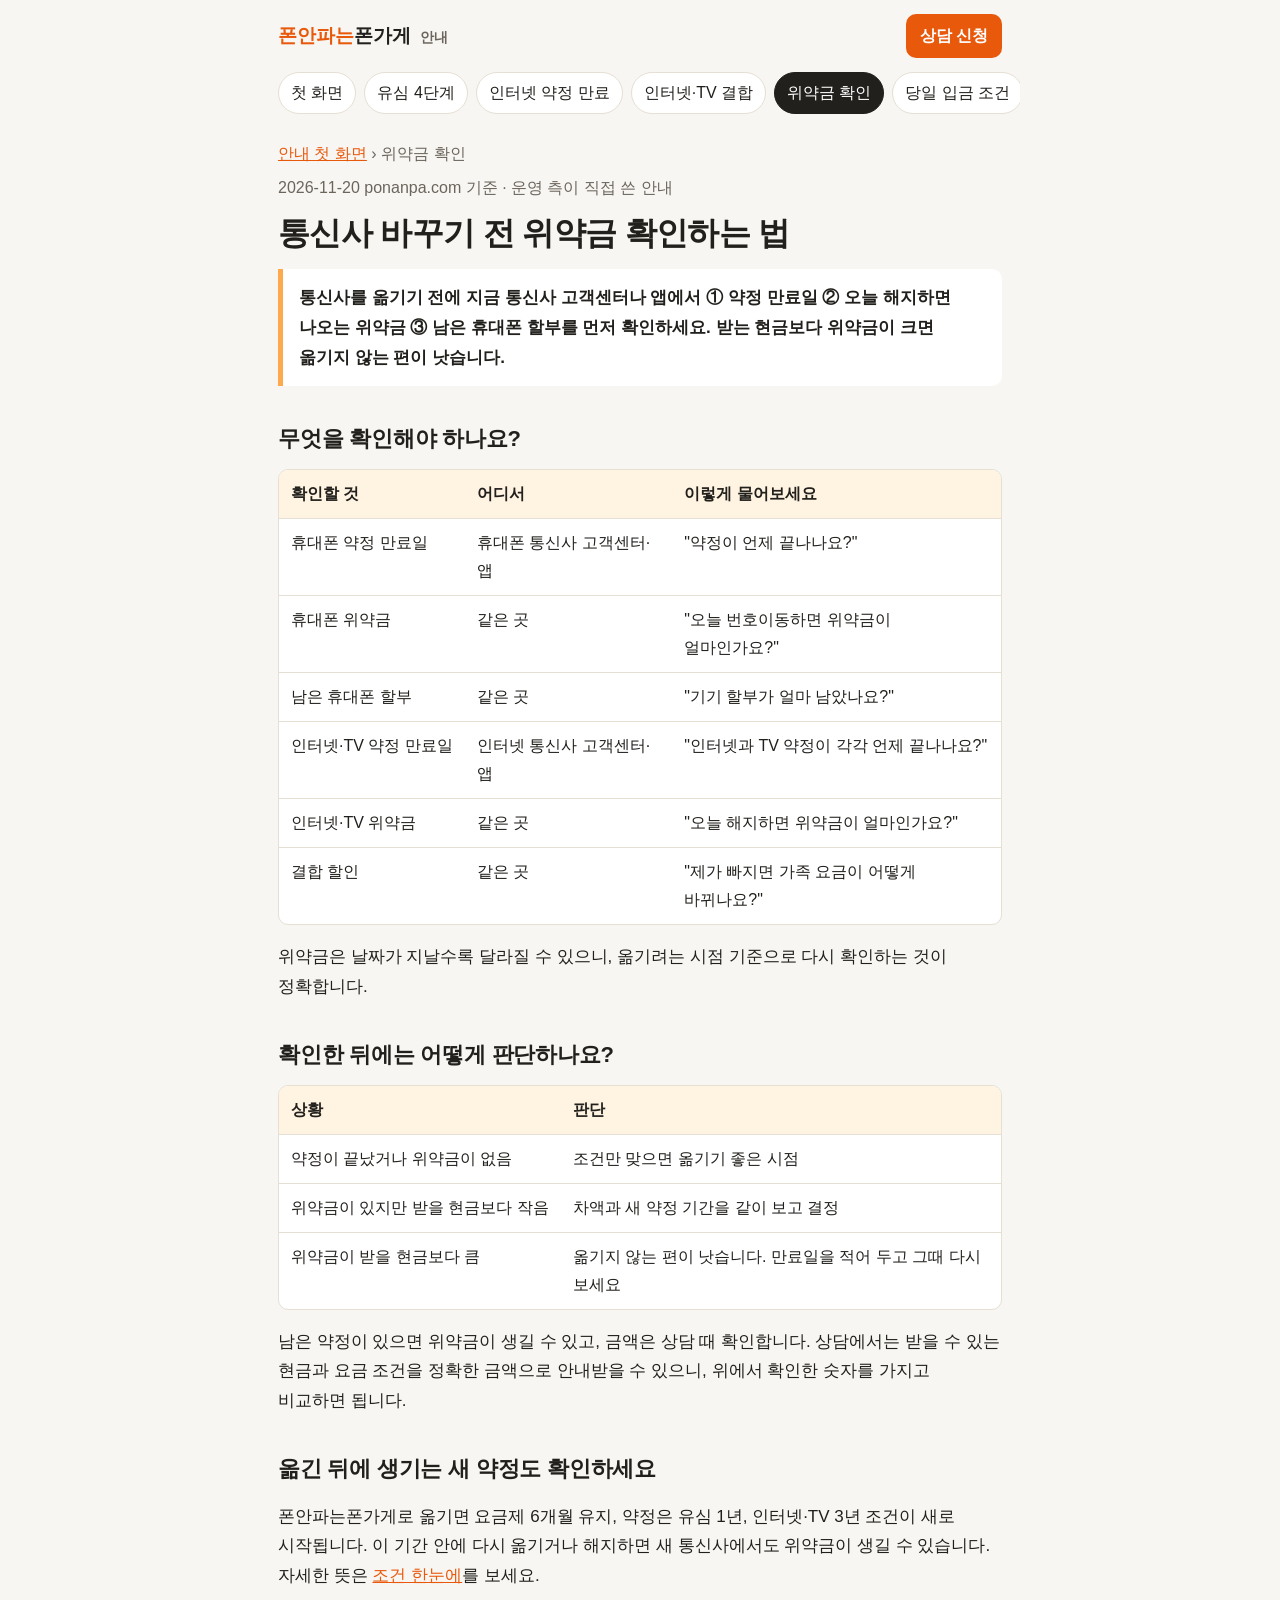
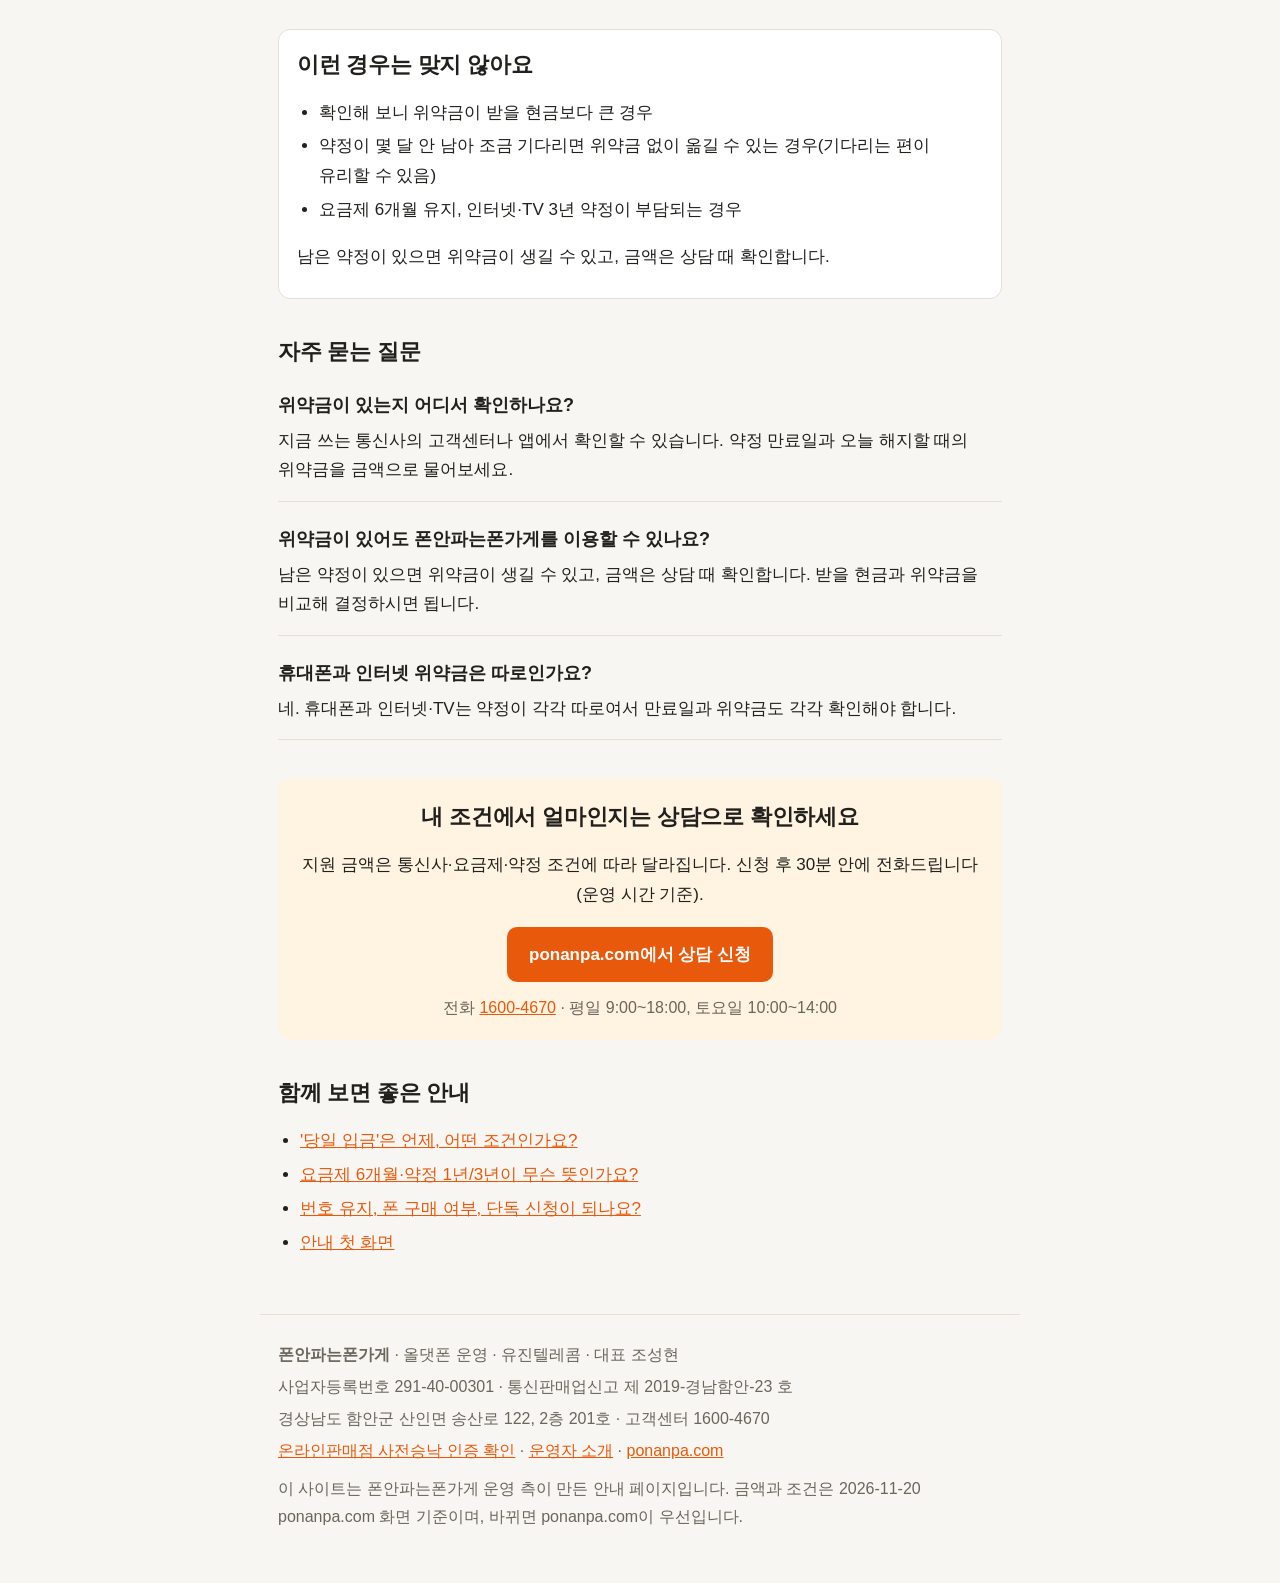
<file: guide/penalty-check/index.html>
<!doctype html>
<html lang="ko">
<head>
<meta charset="utf-8">
<meta name="viewport" content="width=device-width, initial-scale=1">
<title>통신사 바꾸기 전 위약금 확인하는 법 | 폰안파는폰가게</title>
<meta name="description" content="휴대폰·인터넷·TV를 다른 통신사로 옮기기 전에 남은 약정과 위약금을 확인하는 순서. 무엇을 물어봐야 하는지, 현금 지원금과 어떻게 비교하는지 정리했습니다.">
<link rel="canonical" href="https://ponanpa.com/guide/penalty-check/">
<meta property="og:type" content="article">
<meta property="og:title" content="통신사 바꾸기 전 위약금 확인하는 법">
<meta property="og:description" content="휴대폰·인터넷·TV를 다른 통신사로 옮기기 전에 남은 약정과 위약금을 확인하는 순서. 무엇을 물어봐야 하는지, 현금 지원금과 어떻게 비교하는지 정리했습니다.">
<meta property="og:url" content="https://ponanpa.com/guide/penalty-check/">
<meta property="og:site_name" content="폰안파는폰가게 안내">
<meta property="og:locale" content="ko_KR">
<link rel="icon" href="/guide/favicon.ico" sizes="any">
<link rel="alternate" type="application/rss+xml" title="폰안파는폰가게 안내" href="/guide/rss.xml">
<link rel="stylesheet" href="/guide/style.css">
<script type="application/ld+json">{"@context":"https://schema.org","@type":"Organization","name":"폰안파는폰가게","url":"https://ponanpa.com/","parentOrganization":{"@type":"Organization","name":"유진텔레콤"},"contactPoint":{"@type":"ContactPoint","telephone":"1600-4670","contactType":"customer service","areaServed":"KR","availableLanguage":"ko"},"address":{"@type":"PostalAddress","addressCountry":"KR","streetAddress":"경상남도 함안군 산인면 송산로 122, 2층 201호"}}</script><script type="application/ld+json">{"@context":"https://schema.org","@type":"FAQPage","mainEntity":[{"@type":"Question","name":"위약금이 있는지 어디서 확인하나요?","acceptedAnswer":{"@type":"Answer","text":"지금 쓰는 통신사의 고객센터나 앱에서 확인할 수 있습니다. 약정 만료일과 오늘 해지할 때의 위약금을 금액으로 물어보세요."}},{"@type":"Question","name":"위약금이 있어도 폰안파는폰가게를 이용할 수 있나요?","acceptedAnswer":{"@type":"Answer","text":"남은 약정이 있으면 위약금이 생길 수 있고, 금액은 상담 때 확인합니다. 받을 현금과 위약금을 비교해 결정하시면 됩니다."}},{"@type":"Question","name":"휴대폰과 인터넷 위약금은 따로인가요?","acceptedAnswer":{"@type":"Answer","text":"네. 휴대폰과 인터넷·TV는 약정이 각각 따로여서 만료일과 위약금도 각각 확인해야 합니다."}}]}</script><script type="application/ld+json">{"@context":"https://schema.org","@type":"BreadcrumbList","itemListElement":[{"@type":"ListItem","position":1,"name":"폰안파는폰가게 안내","item":"https://ponanpa.com/guide/"},{"@type":"ListItem","position":2,"name":"위약금 확인","item":"https://ponanpa.com/guide/penalty-check/"}]}</script>
</head>
<body>
<header class="top">
  <a class="logo" href="/guide/"><b>폰안파는</b>폰가게 <span>안내</span></a>
  <a class="btn small" href="https://ponanpa.com/?utm_source=github&amp;utm_campaign=%EA%B2%8C%EC%8B%9C&amp;utm_content=%EC%9C%84%EC%95%BD%EA%B8%88%ED%99%95%EC%9D%B8">상담 신청</a>
</header>
<nav class="menu" aria-label="안내 목록"><a href="/guide/">첫 화면</a><a href="/guide/usim-4-steps/">유심 4단계</a><a href="/guide/internet-contract-end/">인터넷 약정 만료</a><a href="/guide/bundle/">인터넷·TV 결합</a><a href="/guide/penalty-check/" aria-current="page">위약금 확인</a><a href="/guide/same-day-deposit/">당일 입금 조건</a><a href="/guide/conditions/">조건 한눈에</a><a href="/guide/faq/">자주 묻는 질문</a><a href="/guide/about/">운영자 소개</a></nav>
<main>
<p class="crumb"><a href="/guide/">안내 첫 화면</a> › 위약금 확인</p>
<p class="stamp">2026-11-20 ponanpa.com 기준 · 운영 측이 직접 쓴 안내</p>
<h1>통신사 바꾸기 전 위약금 확인하는 법</h1>
<p class="summary">통신사를 옮기기 전에 지금 통신사 고객센터나 앱에서 ① 약정 만료일 ② 오늘 해지하면 나오는 위약금 ③ 남은 휴대폰 할부를 먼저 확인하세요. 받는 현금보다 위약금이 크면 옮기지 않는 편이 낫습니다.</p>
<h2>무엇을 확인해야 하나요?</h2>
<div class="table-wrap"><table>
<thead>
<tr>
<th>확인할 것</th>
<th>어디서</th>
<th>이렇게 물어보세요</th>
</tr>
</thead>
<tbody>
<tr>
<td>휴대폰 약정 만료일</td>
<td>휴대폰 통신사 고객센터·앱</td>
<td>"약정이 언제 끝나나요?"</td>
</tr>
<tr>
<td>휴대폰 위약금</td>
<td>같은 곳</td>
<td>"오늘 번호이동하면 위약금이 얼마인가요?"</td>
</tr>
<tr>
<td>남은 휴대폰 할부</td>
<td>같은 곳</td>
<td>"기기 할부가 얼마 남았나요?"</td>
</tr>
<tr>
<td>인터넷·TV 약정 만료일</td>
<td>인터넷 통신사 고객센터·앱</td>
<td>"인터넷과 TV 약정이 각각 언제 끝나나요?"</td>
</tr>
<tr>
<td>인터넷·TV 위약금</td>
<td>같은 곳</td>
<td>"오늘 해지하면 위약금이 얼마인가요?"</td>
</tr>
<tr>
<td>결합 할인</td>
<td>같은 곳</td>
<td>"제가 빠지면 가족 요금이 어떻게 바뀌나요?"</td>
</tr>
</tbody>
</table></div>
<p>위약금은 날짜가 지날수록 달라질 수 있으니, 옮기려는 시점 기준으로 다시 확인하는 것이 정확합니다.</p>
<h2>확인한 뒤에는 어떻게 판단하나요?</h2>
<div class="table-wrap"><table>
<thead>
<tr>
<th>상황</th>
<th>판단</th>
</tr>
</thead>
<tbody>
<tr>
<td>약정이 끝났거나 위약금이 없음</td>
<td>조건만 맞으면 옮기기 좋은 시점</td>
</tr>
<tr>
<td>위약금이 있지만 받을 현금보다 작음</td>
<td>차액과 새 약정 기간을 같이 보고 결정</td>
</tr>
<tr>
<td>위약금이 받을 현금보다 큼</td>
<td>옮기지 않는 편이 낫습니다. 만료일을 적어 두고 그때 다시 보세요</td>
</tr>
</tbody>
</table></div>
<p>남은 약정이 있으면 위약금이 생길 수 있고, 금액은 상담 때 확인합니다. 상담에서는 받을 수 있는 현금과 요금 조건을 정확한 금액으로 안내받을 수 있으니, 위에서 확인한 숫자를 가지고 비교하면 됩니다.</p>
<h2>옮긴 뒤에 생기는 새 약정도 확인하세요</h2>
<p>폰안파는폰가게로 옮기면 요금제 6개월 유지, 약정은 유심 1년, 인터넷·TV 3년 조건이 새로 시작됩니다. 이 기간 안에 다시 옮기거나 해지하면 새 통신사에서도 위약금이 생길 수 있습니다. 자세한 뜻은 <a href="/guide/conditions/">조건 한눈에</a>를 보세요.</p>
<section class="notfit"><h2>이런 경우는 맞지 않아요</h2><ul><li>확인해 보니 위약금이 받을 현금보다 큰 경우</li><li>약정이 몇 달 안 남아 조금 기다리면 위약금 없이 옮길 수 있는 경우(기다리는 편이 유리할 수 있음)</li><li>요금제 6개월 유지, 인터넷·TV 3년 약정이 부담되는 경우</li></ul><p>남은 약정이 있으면 위약금이 생길 수 있고, 금액은 상담 때 확인합니다.</p></section>
<section class="faq"><h2>자주 묻는 질문</h2><div class="qa"><h3>위약금이 있는지 어디서 확인하나요?</h3><p>지금 쓰는 통신사의 고객센터나 앱에서 확인할 수 있습니다. 약정 만료일과 오늘 해지할 때의 위약금을 금액으로 물어보세요.</p></div><div class="qa"><h3>위약금이 있어도 폰안파는폰가게를 이용할 수 있나요?</h3><p>남은 약정이 있으면 위약금이 생길 수 있고, 금액은 상담 때 확인합니다. 받을 현금과 위약금을 비교해 결정하시면 됩니다.</p></div><div class="qa"><h3>휴대폰과 인터넷 위약금은 따로인가요?</h3><p>네. 휴대폰과 인터넷·TV는 약정이 각각 따로여서 만료일과 위약금도 각각 확인해야 합니다.</p></div></section>
<section class="cta">
  <h2>내 조건에서 얼마인지는 상담으로 확인하세요</h2>
  <p>지원 금액은 통신사·요금제·약정 조건에 따라 달라집니다. 신청 후 30분 안에 전화드립니다(운영 시간 기준).</p>
  <a class="btn" href="https://ponanpa.com/?utm_source=github&amp;utm_campaign=%EA%B2%8C%EC%8B%9C&amp;utm_content=%EC%9C%84%EC%95%BD%EA%B8%88%ED%99%95%EC%9D%B8">ponanpa.com에서 상담 신청</a>
  <p class="tel">전화 <a href="tel:1600-4670">1600-4670</a> · 평일 9:00~18:00, 토요일 10:00~14:00</p>
</section>
<section class="related"><h2>함께 보면 좋은 안내</h2><ul><li><a href="/guide/same-day-deposit/">&#x27;당일 입금&#x27;은 언제, 어떤 조건인가요?</a></li><li><a href="/guide/conditions/">요금제 6개월·약정 1년/3년이 무슨 뜻인가요?</a></li><li><a href="/guide/faq/">번호 유지, 폰 구매 여부, 단독 신청이 되나요?</a></li><li><a href="/guide/">안내 첫 화면</a></li></ul></section>
</main>
<footer>
  <p><strong>폰안파는폰가게</strong> · 올댓폰 운영 · 유진텔레콤 · 대표 조성현</p>
  <p>사업자등록번호 291-40-00301 · 통신판매업신고 제 2019-경남함안-23 호</p>
  <p>경상남도 함안군 산인면 송산로 122, 2층 201호 · 고객센터 1600-4670</p>
  <p><a href="https://www.ictmarket.or.kr:8443/ajax/ajax3.do?id=PRE0000108038&amp;seq=1&amp;yn=1" rel="nofollow noopener">온라인판매점 사전승낙 인증 확인</a> · <a href="/guide/about/">운영자 소개</a> · <a href="https://ponanpa.com/">ponanpa.com</a></p>
  <p class="fine">이 사이트는 폰안파는폰가게 운영 측이 만든 안내 페이지입니다. 금액과 조건은 2026-11-20 ponanpa.com 화면 기준이며, 바뀌면 ponanpa.com이 우선입니다.</p>
</footer>
</body>
</html>
</file>
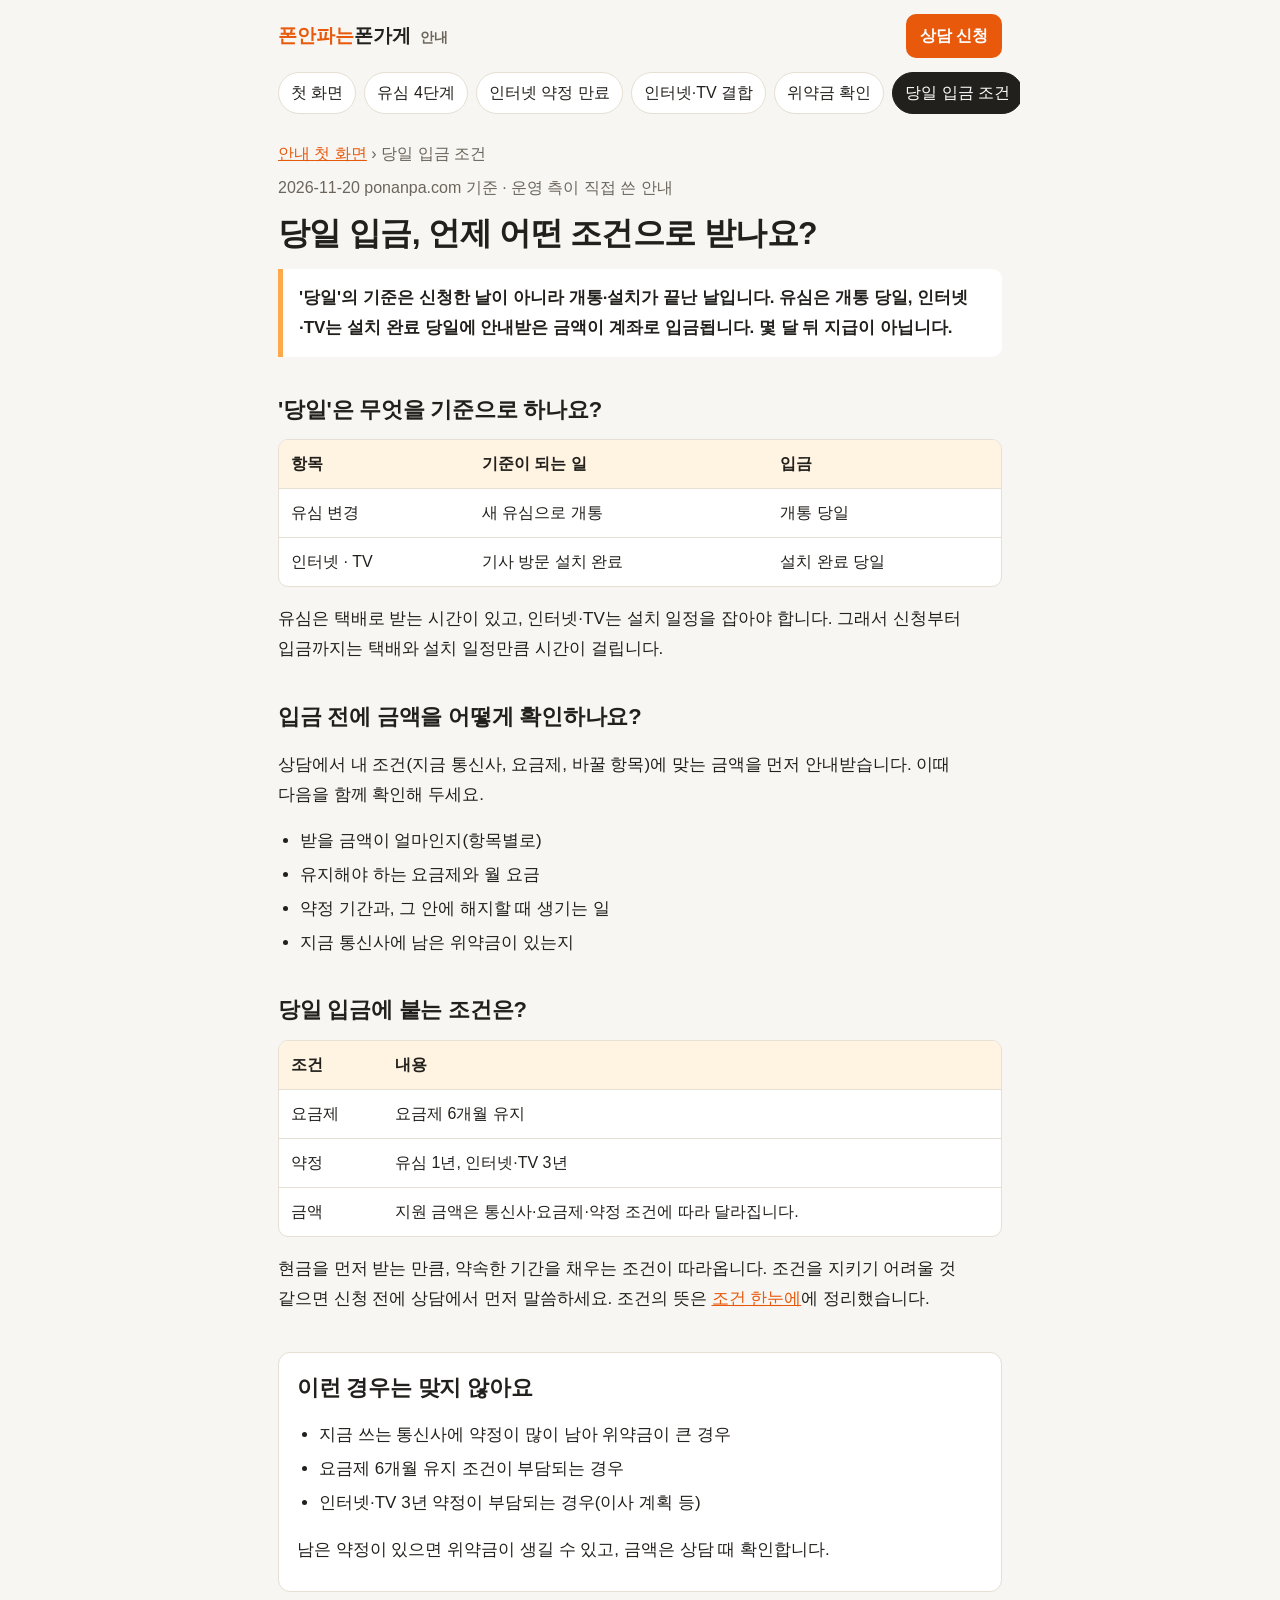
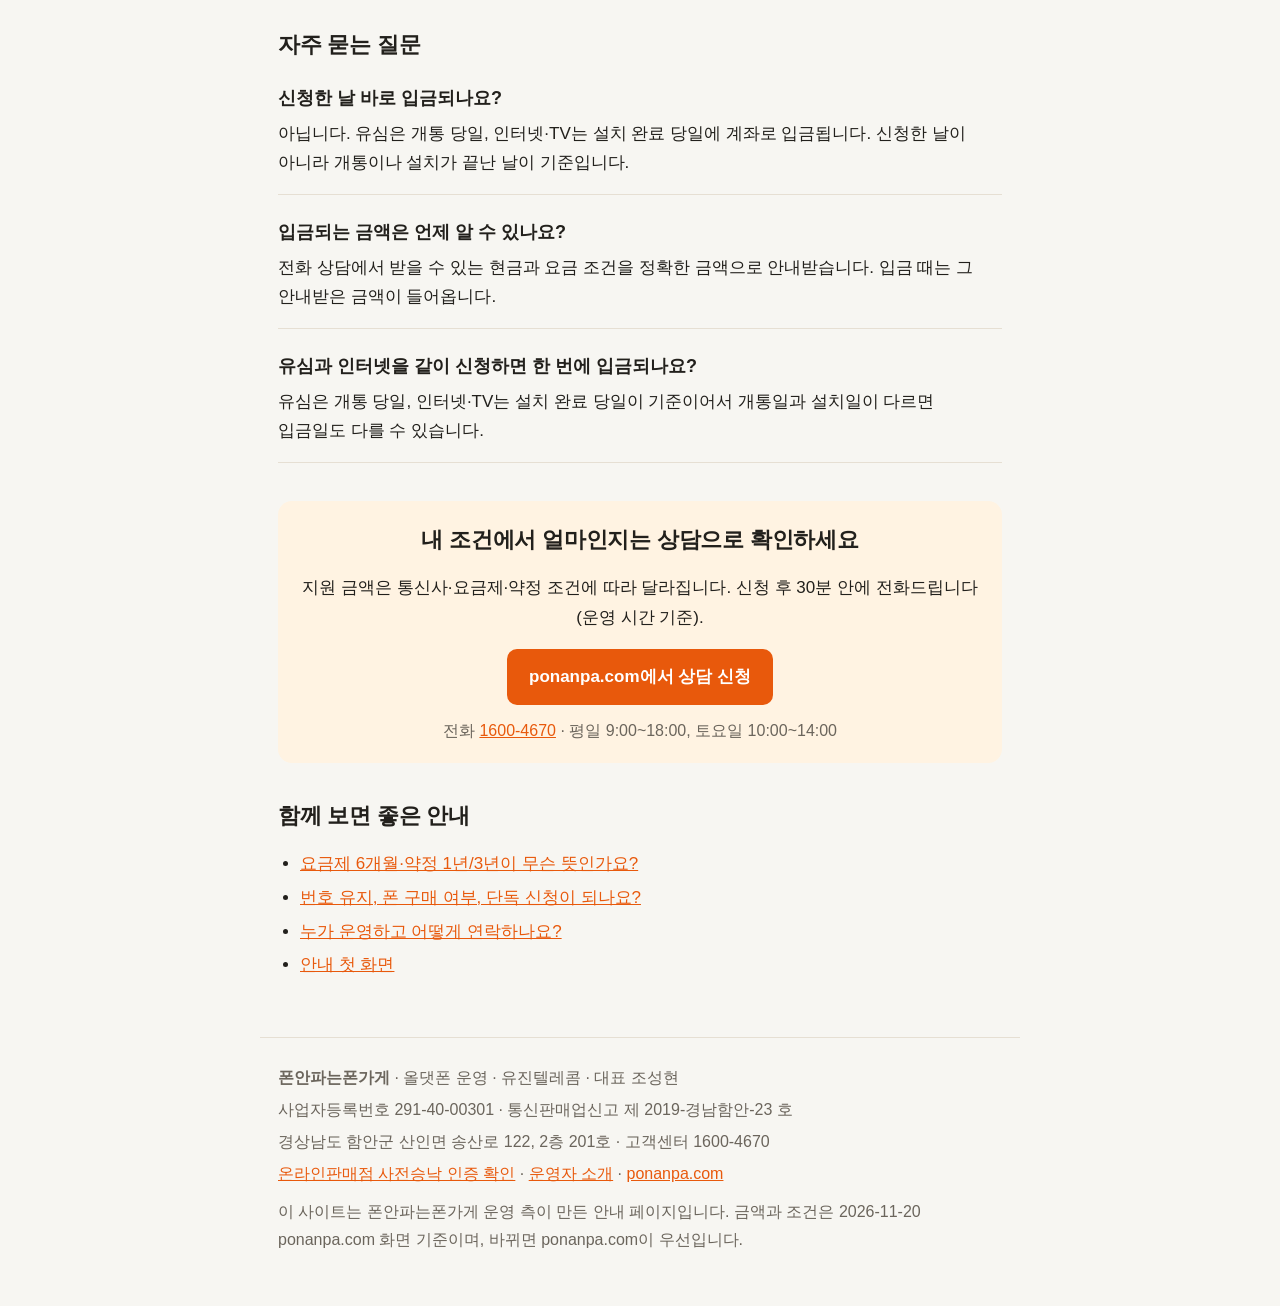
<file: guide/same-day-deposit/index.html>
<!doctype html>
<html lang="ko">
<head>
<meta charset="utf-8">
<meta name="viewport" content="width=device-width, initial-scale=1">
<title>당일 입금, 언제 어떤 조건으로 받나요? | 폰안파는폰가게</title>
<meta name="description" content="폰안파는폰가게의 당일 입금이 정확히 언제인지 정리했습니다. 유심은 개통 당일, 인터넷·TV는 설치 완료 당일이며, 요금제 6개월 유지와 약정 조건이 함께 붙습니다.">
<link rel="canonical" href="https://ponanpa.com/guide/same-day-deposit/">
<meta property="og:type" content="article">
<meta property="og:title" content="당일 입금, 언제 어떤 조건으로 받나요?">
<meta property="og:description" content="폰안파는폰가게의 당일 입금이 정확히 언제인지 정리했습니다. 유심은 개통 당일, 인터넷·TV는 설치 완료 당일이며, 요금제 6개월 유지와 약정 조건이 함께 붙습니다.">
<meta property="og:url" content="https://ponanpa.com/guide/same-day-deposit/">
<meta property="og:site_name" content="폰안파는폰가게 안내">
<meta property="og:locale" content="ko_KR">
<link rel="icon" href="/guide/favicon.ico" sizes="any">
<link rel="alternate" type="application/rss+xml" title="폰안파는폰가게 안내" href="/guide/rss.xml">
<link rel="stylesheet" href="/guide/style.css">
<script type="application/ld+json">{"@context":"https://schema.org","@type":"Organization","name":"폰안파는폰가게","url":"https://ponanpa.com/","parentOrganization":{"@type":"Organization","name":"유진텔레콤"},"contactPoint":{"@type":"ContactPoint","telephone":"1600-4670","contactType":"customer service","areaServed":"KR","availableLanguage":"ko"},"address":{"@type":"PostalAddress","addressCountry":"KR","streetAddress":"경상남도 함안군 산인면 송산로 122, 2층 201호"}}</script><script type="application/ld+json">{"@context":"https://schema.org","@type":"FAQPage","mainEntity":[{"@type":"Question","name":"신청한 날 바로 입금되나요?","acceptedAnswer":{"@type":"Answer","text":"아닙니다. 유심은 개통 당일, 인터넷·TV는 설치 완료 당일에 계좌로 입금됩니다. 신청한 날이 아니라 개통이나 설치가 끝난 날이 기준입니다."}},{"@type":"Question","name":"입금되는 금액은 언제 알 수 있나요?","acceptedAnswer":{"@type":"Answer","text":"전화 상담에서 받을 수 있는 현금과 요금 조건을 정확한 금액으로 안내받습니다. 입금 때는 그 안내받은 금액이 들어옵니다."}},{"@type":"Question","name":"유심과 인터넷을 같이 신청하면 한 번에 입금되나요?","acceptedAnswer":{"@type":"Answer","text":"유심은 개통 당일, 인터넷·TV는 설치 완료 당일이 기준이어서 개통일과 설치일이 다르면 입금일도 다를 수 있습니다."}}]}</script><script type="application/ld+json">{"@context":"https://schema.org","@type":"BreadcrumbList","itemListElement":[{"@type":"ListItem","position":1,"name":"폰안파는폰가게 안내","item":"https://ponanpa.com/guide/"},{"@type":"ListItem","position":2,"name":"당일 입금 조건","item":"https://ponanpa.com/guide/same-day-deposit/"}]}</script>
</head>
<body>
<header class="top">
  <a class="logo" href="/guide/"><b>폰안파는</b>폰가게 <span>안내</span></a>
  <a class="btn small" href="https://ponanpa.com/?utm_source=github&amp;utm_campaign=%EA%B2%8C%EC%8B%9C&amp;utm_content=%EB%8B%B9%EC%9D%BC%EC%9E%85%EA%B8%88%EC%A1%B0%EA%B1%B4">상담 신청</a>
</header>
<nav class="menu" aria-label="안내 목록"><a href="/guide/">첫 화면</a><a href="/guide/usim-4-steps/">유심 4단계</a><a href="/guide/internet-contract-end/">인터넷 약정 만료</a><a href="/guide/bundle/">인터넷·TV 결합</a><a href="/guide/penalty-check/">위약금 확인</a><a href="/guide/same-day-deposit/" aria-current="page">당일 입금 조건</a><a href="/guide/conditions/">조건 한눈에</a><a href="/guide/faq/">자주 묻는 질문</a><a href="/guide/about/">운영자 소개</a></nav>
<main>
<p class="crumb"><a href="/guide/">안내 첫 화면</a> › 당일 입금 조건</p>
<p class="stamp">2026-11-20 ponanpa.com 기준 · 운영 측이 직접 쓴 안내</p>
<h1>당일 입금, 언제 어떤 조건으로 받나요?</h1>
<p class="summary">&#x27;당일&#x27;의 기준은 신청한 날이 아니라 개통·설치가 끝난 날입니다. 유심은 개통 당일, 인터넷·TV는 설치 완료 당일에 안내받은 금액이 계좌로 입금됩니다. 몇 달 뒤 지급이 아닙니다.</p>
<h2>'당일'은 무엇을 기준으로 하나요?</h2>
<div class="table-wrap"><table>
<thead>
<tr>
<th>항목</th>
<th>기준이 되는 일</th>
<th>입금</th>
</tr>
</thead>
<tbody>
<tr>
<td>유심 변경</td>
<td>새 유심으로 개통</td>
<td>개통 당일</td>
</tr>
<tr>
<td>인터넷 · TV</td>
<td>기사 방문 설치 완료</td>
<td>설치 완료 당일</td>
</tr>
</tbody>
</table></div>
<p>유심은 택배로 받는 시간이 있고, 인터넷·TV는 설치 일정을 잡아야 합니다. 그래서 신청부터 입금까지는 택배와 설치 일정만큼 시간이 걸립니다.</p>
<h2>입금 전에 금액을 어떻게 확인하나요?</h2>
<p>상담에서 내 조건(지금 통신사, 요금제, 바꿀 항목)에 맞는 금액을 먼저 안내받습니다. 이때 다음을 함께 확인해 두세요.</p>
<ul>
<li>받을 금액이 얼마인지(항목별로)</li>
<li>유지해야 하는 요금제와 월 요금</li>
<li>약정 기간과, 그 안에 해지할 때 생기는 일</li>
<li>지금 통신사에 남은 위약금이 있는지</li>
</ul>
<h2>당일 입금에 붙는 조건은?</h2>
<div class="table-wrap"><table>
<thead>
<tr>
<th>조건</th>
<th>내용</th>
</tr>
</thead>
<tbody>
<tr>
<td>요금제</td>
<td>요금제 6개월 유지</td>
</tr>
<tr>
<td>약정</td>
<td>유심 1년, 인터넷·TV 3년</td>
</tr>
<tr>
<td>금액</td>
<td>지원 금액은 통신사·요금제·약정 조건에 따라 달라집니다.</td>
</tr>
</tbody>
</table></div>
<p>현금을 먼저 받는 만큼, 약속한 기간을 채우는 조건이 따라옵니다. 조건을 지키기 어려울 것 같으면 신청 전에 상담에서 먼저 말씀하세요. 조건의 뜻은 <a href="/guide/conditions/">조건 한눈에</a>에 정리했습니다.</p>
<section class="notfit"><h2>이런 경우는 맞지 않아요</h2><ul><li>지금 쓰는 통신사에 약정이 많이 남아 위약금이 큰 경우</li><li>요금제 6개월 유지 조건이 부담되는 경우</li><li>인터넷·TV 3년 약정이 부담되는 경우(이사 계획 등)</li></ul><p>남은 약정이 있으면 위약금이 생길 수 있고, 금액은 상담 때 확인합니다.</p></section>
<section class="faq"><h2>자주 묻는 질문</h2><div class="qa"><h3>신청한 날 바로 입금되나요?</h3><p>아닙니다. 유심은 개통 당일, 인터넷·TV는 설치 완료 당일에 계좌로 입금됩니다. 신청한 날이 아니라 개통이나 설치가 끝난 날이 기준입니다.</p></div><div class="qa"><h3>입금되는 금액은 언제 알 수 있나요?</h3><p>전화 상담에서 받을 수 있는 현금과 요금 조건을 정확한 금액으로 안내받습니다. 입금 때는 그 안내받은 금액이 들어옵니다.</p></div><div class="qa"><h3>유심과 인터넷을 같이 신청하면 한 번에 입금되나요?</h3><p>유심은 개통 당일, 인터넷·TV는 설치 완료 당일이 기준이어서 개통일과 설치일이 다르면 입금일도 다를 수 있습니다.</p></div></section>
<section class="cta">
  <h2>내 조건에서 얼마인지는 상담으로 확인하세요</h2>
  <p>지원 금액은 통신사·요금제·약정 조건에 따라 달라집니다. 신청 후 30분 안에 전화드립니다(운영 시간 기준).</p>
  <a class="btn" href="https://ponanpa.com/?utm_source=github&amp;utm_campaign=%EA%B2%8C%EC%8B%9C&amp;utm_content=%EB%8B%B9%EC%9D%BC%EC%9E%85%EA%B8%88%EC%A1%B0%EA%B1%B4">ponanpa.com에서 상담 신청</a>
  <p class="tel">전화 <a href="tel:1600-4670">1600-4670</a> · 평일 9:00~18:00, 토요일 10:00~14:00</p>
</section>
<section class="related"><h2>함께 보면 좋은 안내</h2><ul><li><a href="/guide/conditions/">요금제 6개월·약정 1년/3년이 무슨 뜻인가요?</a></li><li><a href="/guide/faq/">번호 유지, 폰 구매 여부, 단독 신청이 되나요?</a></li><li><a href="/guide/about/">누가 운영하고 어떻게 연락하나요?</a></li><li><a href="/guide/">안내 첫 화면</a></li></ul></section>
</main>
<footer>
  <p><strong>폰안파는폰가게</strong> · 올댓폰 운영 · 유진텔레콤 · 대표 조성현</p>
  <p>사업자등록번호 291-40-00301 · 통신판매업신고 제 2019-경남함안-23 호</p>
  <p>경상남도 함안군 산인면 송산로 122, 2층 201호 · 고객센터 1600-4670</p>
  <p><a href="https://www.ictmarket.or.kr:8443/ajax/ajax3.do?id=PRE0000108038&amp;seq=1&amp;yn=1" rel="nofollow noopener">온라인판매점 사전승낙 인증 확인</a> · <a href="/guide/about/">운영자 소개</a> · <a href="https://ponanpa.com/">ponanpa.com</a></p>
  <p class="fine">이 사이트는 폰안파는폰가게 운영 측이 만든 안내 페이지입니다. 금액과 조건은 2026-11-20 ponanpa.com 화면 기준이며, 바뀌면 ponanpa.com이 우선입니다.</p>
</footer>
</body>
</html>
</file>
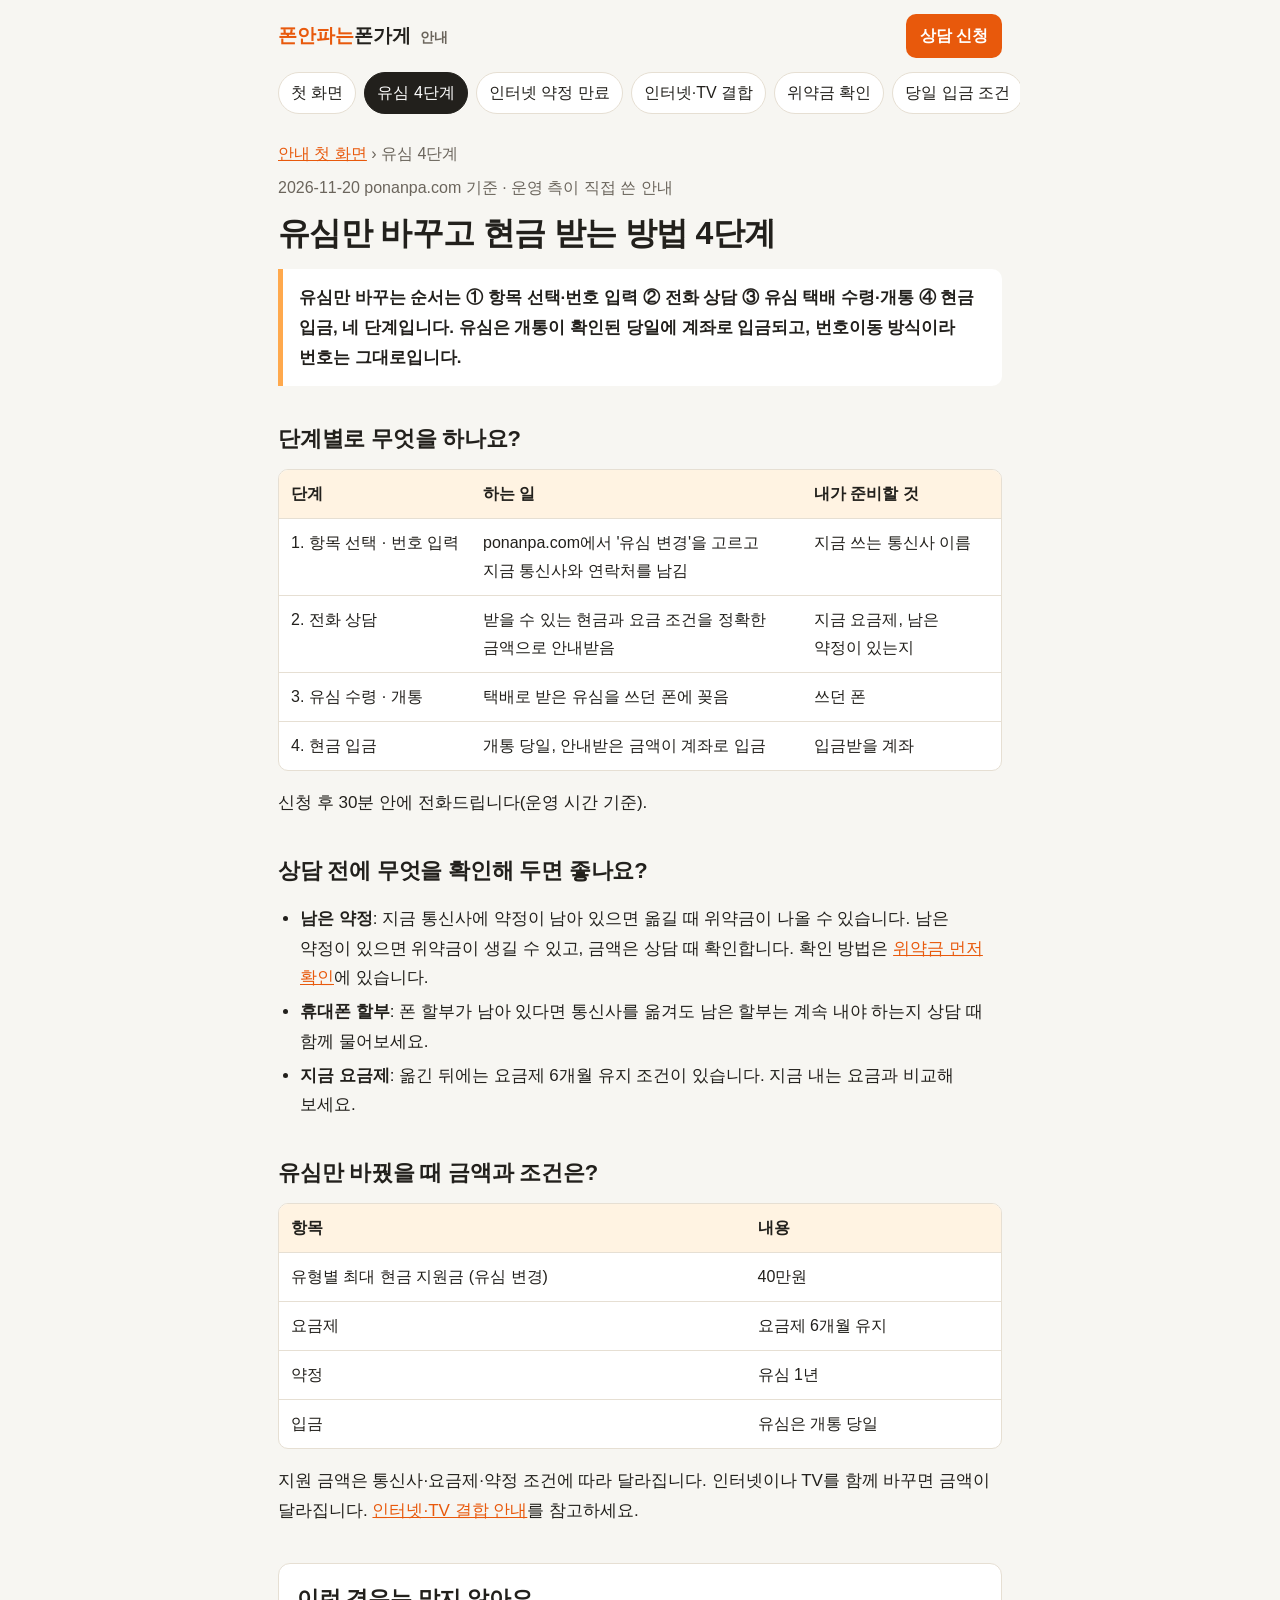
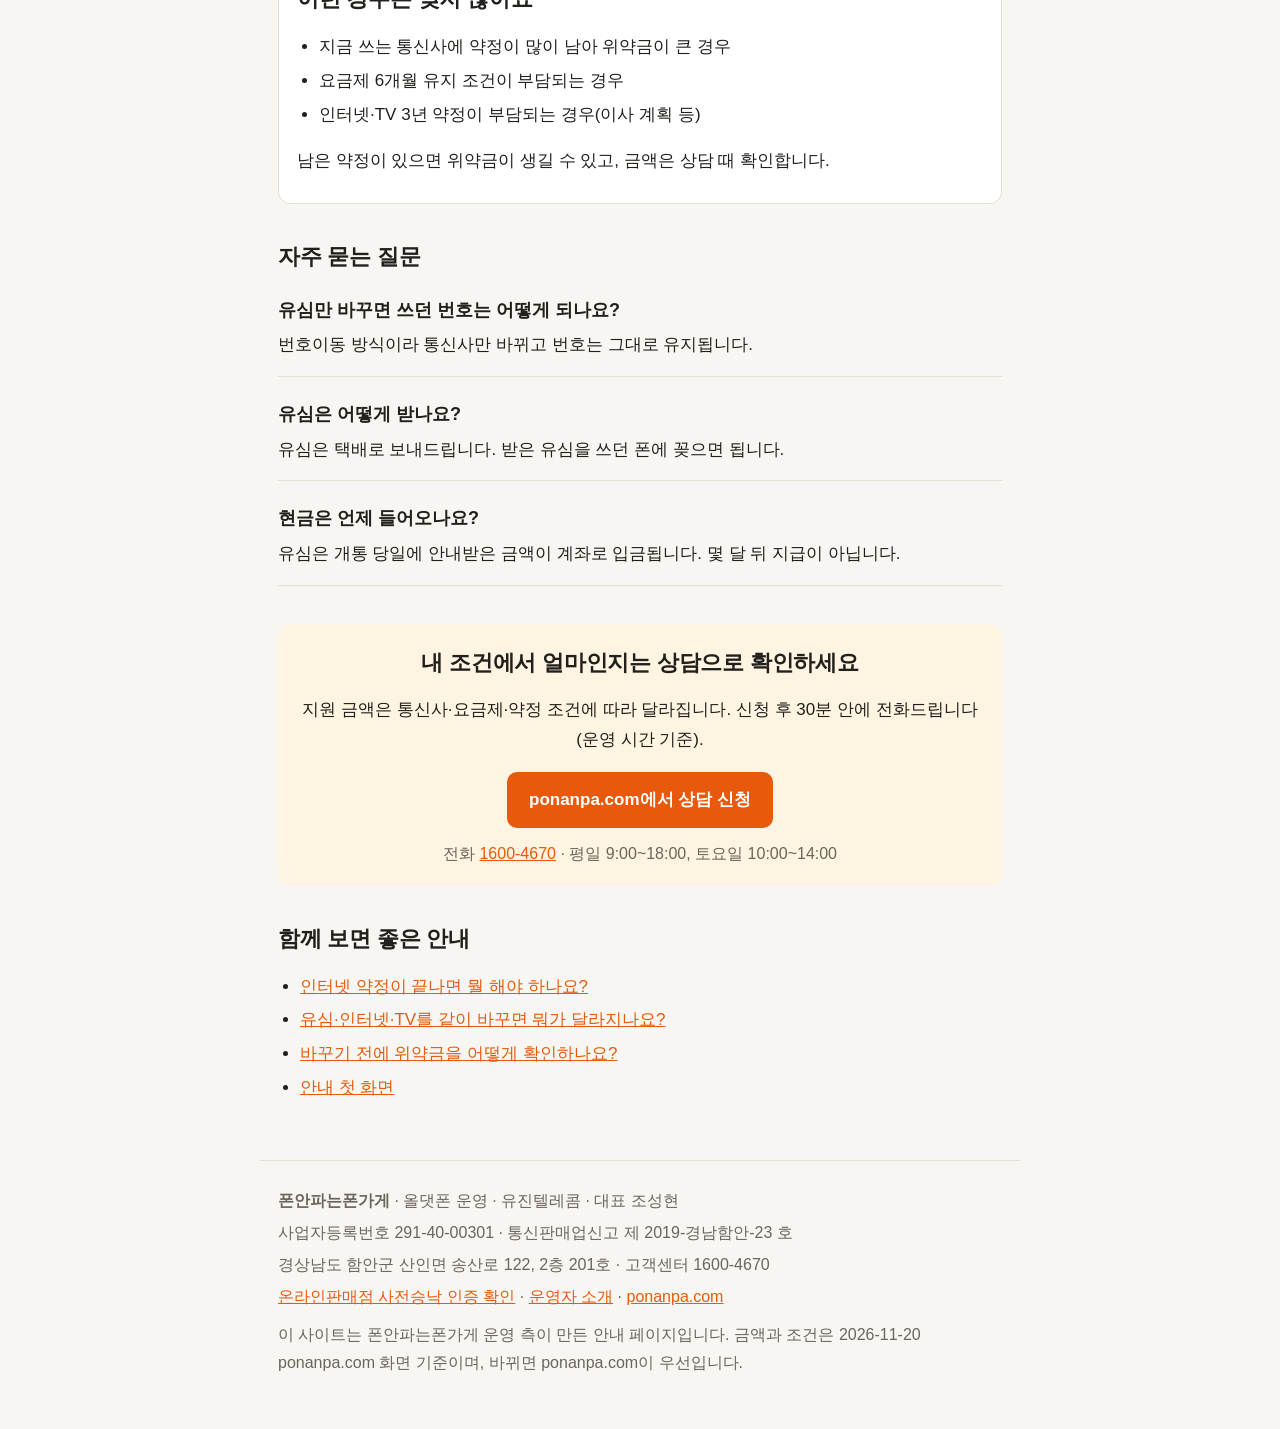
<file: guide/usim-4-steps/index.html>
<!doctype html>
<html lang="ko">
<head>
<meta charset="utf-8">
<meta name="viewport" content="width=device-width, initial-scale=1">
<title>유심만 바꾸고 현금 받는 방법 4단계 | 폰안파는폰가게</title>
<meta name="description" content="폰은 그대로 두고 유심만 바꿔 현금 지원금을 받는 순서 4단계. 신청, 전화 상담, 유심 택배 수령과 개통, 개통 당일 입금까지 단계별로 준비할 것을 정리했습니다.">
<link rel="canonical" href="https://ponanpa.com/guide/usim-4-steps/">
<meta property="og:type" content="article">
<meta property="og:title" content="유심만 바꾸고 현금 받는 방법 4단계">
<meta property="og:description" content="폰은 그대로 두고 유심만 바꿔 현금 지원금을 받는 순서 4단계. 신청, 전화 상담, 유심 택배 수령과 개통, 개통 당일 입금까지 단계별로 준비할 것을 정리했습니다.">
<meta property="og:url" content="https://ponanpa.com/guide/usim-4-steps/">
<meta property="og:site_name" content="폰안파는폰가게 안내">
<meta property="og:locale" content="ko_KR">
<link rel="icon" href="/guide/favicon.ico" sizes="any">
<link rel="alternate" type="application/rss+xml" title="폰안파는폰가게 안내" href="/guide/rss.xml">
<link rel="stylesheet" href="/guide/style.css">
<script type="application/ld+json">{"@context":"https://schema.org","@type":"Organization","name":"폰안파는폰가게","url":"https://ponanpa.com/","parentOrganization":{"@type":"Organization","name":"유진텔레콤"},"contactPoint":{"@type":"ContactPoint","telephone":"1600-4670","contactType":"customer service","areaServed":"KR","availableLanguage":"ko"},"address":{"@type":"PostalAddress","addressCountry":"KR","streetAddress":"경상남도 함안군 산인면 송산로 122, 2층 201호"}}</script><script type="application/ld+json">{"@context":"https://schema.org","@type":"FAQPage","mainEntity":[{"@type":"Question","name":"유심만 바꾸면 쓰던 번호는 어떻게 되나요?","acceptedAnswer":{"@type":"Answer","text":"번호이동 방식이라 통신사만 바뀌고 번호는 그대로 유지됩니다."}},{"@type":"Question","name":"유심은 어떻게 받나요?","acceptedAnswer":{"@type":"Answer","text":"유심은 택배로 보내드립니다. 받은 유심을 쓰던 폰에 꽂으면 됩니다."}},{"@type":"Question","name":"현금은 언제 들어오나요?","acceptedAnswer":{"@type":"Answer","text":"유심은 개통 당일에 안내받은 금액이 계좌로 입금됩니다. 몇 달 뒤 지급이 아닙니다."}}]}</script><script type="application/ld+json">{"@context":"https://schema.org","@type":"BreadcrumbList","itemListElement":[{"@type":"ListItem","position":1,"name":"폰안파는폰가게 안내","item":"https://ponanpa.com/guide/"},{"@type":"ListItem","position":2,"name":"유심 4단계","item":"https://ponanpa.com/guide/usim-4-steps/"}]}</script>
</head>
<body>
<header class="top">
  <a class="logo" href="/guide/"><b>폰안파는</b>폰가게 <span>안내</span></a>
  <a class="btn small" href="https://ponanpa.com/?utm_source=github&amp;utm_campaign=%EA%B2%8C%EC%8B%9C&amp;utm_content=%EC%9C%A0%EC%8B%AC4%EB%8B%A8%EA%B3%84">상담 신청</a>
</header>
<nav class="menu" aria-label="안내 목록"><a href="/guide/">첫 화면</a><a href="/guide/usim-4-steps/" aria-current="page">유심 4단계</a><a href="/guide/internet-contract-end/">인터넷 약정 만료</a><a href="/guide/bundle/">인터넷·TV 결합</a><a href="/guide/penalty-check/">위약금 확인</a><a href="/guide/same-day-deposit/">당일 입금 조건</a><a href="/guide/conditions/">조건 한눈에</a><a href="/guide/faq/">자주 묻는 질문</a><a href="/guide/about/">운영자 소개</a></nav>
<main>
<p class="crumb"><a href="/guide/">안내 첫 화면</a> › 유심 4단계</p>
<p class="stamp">2026-11-20 ponanpa.com 기준 · 운영 측이 직접 쓴 안내</p>
<h1>유심만 바꾸고 현금 받는 방법 4단계</h1>
<p class="summary">유심만 바꾸는 순서는 ① 항목 선택·번호 입력 ② 전화 상담 ③ 유심 택배 수령·개통 ④ 현금 입금, 네 단계입니다. 유심은 개통이 확인된 당일에 계좌로 입금되고, 번호이동 방식이라 번호는 그대로입니다.</p>
<h2>단계별로 무엇을 하나요?</h2>
<div class="table-wrap"><table>
<thead>
<tr>
<th>단계</th>
<th>하는 일</th>
<th>내가 준비할 것</th>
</tr>
</thead>
<tbody>
<tr>
<td>1. 항목 선택 · 번호 입력</td>
<td>ponanpa.com에서 '유심 변경'을 고르고 지금 통신사와 연락처를 남김</td>
<td>지금 쓰는 통신사 이름</td>
</tr>
<tr>
<td>2. 전화 상담</td>
<td>받을 수 있는 현금과 요금 조건을 정확한 금액으로 안내받음</td>
<td>지금 요금제, 남은 약정이 있는지</td>
</tr>
<tr>
<td>3. 유심 수령 · 개통</td>
<td>택배로 받은 유심을 쓰던 폰에 꽂음</td>
<td>쓰던 폰</td>
</tr>
<tr>
<td>4. 현금 입금</td>
<td>개통 당일, 안내받은 금액이 계좌로 입금</td>
<td>입금받을 계좌</td>
</tr>
</tbody>
</table></div>
<p>신청 후 30분 안에 전화드립니다(운영 시간 기준).</p>
<h2>상담 전에 무엇을 확인해 두면 좋나요?</h2>
<ul>
<li><strong>남은 약정</strong>: 지금 통신사에 약정이 남아 있으면 옮길 때 위약금이 나올 수 있습니다. 남은 약정이 있으면 위약금이 생길 수 있고, 금액은 상담 때 확인합니다. 확인 방법은 <a href="/guide/penalty-check/">위약금 먼저 확인</a>에 있습니다.</li>
<li><strong>휴대폰 할부</strong>: 폰 할부가 남아 있다면 통신사를 옮겨도 남은 할부는 계속 내야 하는지 상담 때 함께 물어보세요.</li>
<li><strong>지금 요금제</strong>: 옮긴 뒤에는 요금제 6개월 유지 조건이 있습니다. 지금 내는 요금과 비교해 보세요.</li>
</ul>
<h2>유심만 바꿨을 때 금액과 조건은?</h2>
<div class="table-wrap"><table>
<thead>
<tr>
<th>항목</th>
<th>내용</th>
</tr>
</thead>
<tbody>
<tr>
<td>유형별 최대 현금 지원금 (유심 변경)</td>
<td>40만원</td>
</tr>
<tr>
<td>요금제</td>
<td>요금제 6개월 유지</td>
</tr>
<tr>
<td>약정</td>
<td>유심 1년</td>
</tr>
<tr>
<td>입금</td>
<td>유심은 개통 당일</td>
</tr>
</tbody>
</table></div>
<p>지원 금액은 통신사·요금제·약정 조건에 따라 달라집니다. 인터넷이나 TV를 함께 바꾸면 금액이 달라집니다. <a href="/guide/bundle/">인터넷·TV 결합 안내</a>를 참고하세요.</p>
<section class="notfit"><h2>이런 경우는 맞지 않아요</h2><ul><li>지금 쓰는 통신사에 약정이 많이 남아 위약금이 큰 경우</li><li>요금제 6개월 유지 조건이 부담되는 경우</li><li>인터넷·TV 3년 약정이 부담되는 경우(이사 계획 등)</li></ul><p>남은 약정이 있으면 위약금이 생길 수 있고, 금액은 상담 때 확인합니다.</p></section>
<section class="faq"><h2>자주 묻는 질문</h2><div class="qa"><h3>유심만 바꾸면 쓰던 번호는 어떻게 되나요?</h3><p>번호이동 방식이라 통신사만 바뀌고 번호는 그대로 유지됩니다.</p></div><div class="qa"><h3>유심은 어떻게 받나요?</h3><p>유심은 택배로 보내드립니다. 받은 유심을 쓰던 폰에 꽂으면 됩니다.</p></div><div class="qa"><h3>현금은 언제 들어오나요?</h3><p>유심은 개통 당일에 안내받은 금액이 계좌로 입금됩니다. 몇 달 뒤 지급이 아닙니다.</p></div></section>
<section class="cta">
  <h2>내 조건에서 얼마인지는 상담으로 확인하세요</h2>
  <p>지원 금액은 통신사·요금제·약정 조건에 따라 달라집니다. 신청 후 30분 안에 전화드립니다(운영 시간 기준).</p>
  <a class="btn" href="https://ponanpa.com/?utm_source=github&amp;utm_campaign=%EA%B2%8C%EC%8B%9C&amp;utm_content=%EC%9C%A0%EC%8B%AC4%EB%8B%A8%EA%B3%84">ponanpa.com에서 상담 신청</a>
  <p class="tel">전화 <a href="tel:1600-4670">1600-4670</a> · 평일 9:00~18:00, 토요일 10:00~14:00</p>
</section>
<section class="related"><h2>함께 보면 좋은 안내</h2><ul><li><a href="/guide/internet-contract-end/">인터넷 약정이 끝나면 뭘 해야 하나요?</a></li><li><a href="/guide/bundle/">유심·인터넷·TV를 같이 바꾸면 뭐가 달라지나요?</a></li><li><a href="/guide/penalty-check/">바꾸기 전에 위약금을 어떻게 확인하나요?</a></li><li><a href="/guide/">안내 첫 화면</a></li></ul></section>
</main>
<footer>
  <p><strong>폰안파는폰가게</strong> · 올댓폰 운영 · 유진텔레콤 · 대표 조성현</p>
  <p>사업자등록번호 291-40-00301 · 통신판매업신고 제 2019-경남함안-23 호</p>
  <p>경상남도 함안군 산인면 송산로 122, 2층 201호 · 고객센터 1600-4670</p>
  <p><a href="https://www.ictmarket.or.kr:8443/ajax/ajax3.do?id=PRE0000108038&amp;seq=1&amp;yn=1" rel="nofollow noopener">온라인판매점 사전승낙 인증 확인</a> · <a href="/guide/about/">운영자 소개</a> · <a href="https://ponanpa.com/">ponanpa.com</a></p>
  <p class="fine">이 사이트는 폰안파는폰가게 운영 측이 만든 안내 페이지입니다. 금액과 조건은 2026-11-20 ponanpa.com 화면 기준이며, 바뀌면 ponanpa.com이 우선입니다.</p>
</footer>
</body>
</html>
</file>
<file: guide/style.css>
:root{--o:#FFA94D;--b:#E8590C;--bg:#F7F6F2;--ink:#22201c;--sub:#6b655c;--line:#e6dfd3;--card:#fff}
*{box-sizing:border-box}
html{-webkit-text-size-adjust:100%}
body{margin:0;background:var(--bg);color:var(--ink);font:17px/1.75 -apple-system,BlinkMacSystemFont,"Apple SD Gothic Neo","Malgun Gothic","Noto Sans KR",sans-serif;word-break:keep-all;overflow-wrap:anywhere}
a{color:var(--b)}
.top{display:flex;align-items:center;justify-content:space-between;gap:12px;max-width:760px;margin:0 auto;padding:14px 18px}
.logo{font-weight:800;font-size:19px;color:var(--ink);text-decoration:none}
.logo b{color:var(--b)}
.logo span{font-weight:600;font-size:14px;color:var(--sub);margin-left:4px}
.menu{display:flex;gap:8px;overflow-x:auto;max-width:760px;margin:0 auto;padding:0 18px 12px;scrollbar-width:none}
.menu::-webkit-scrollbar{display:none}
.menu a{flex:none;font-size:16px;padding:6px 12px;border:1px solid var(--line);border-radius:999px;background:var(--card);color:var(--ink);text-decoration:none}
.menu a[aria-current]{background:var(--ink);color:#fff;border-color:var(--ink)}
main{max-width:760px;margin:0 auto;padding:8px 18px 40px}
.crumb,.stamp{font-size:16px;color:var(--sub);margin:6px 0}
h1{font-size:28px;line-height:1.35;margin:10px 0 14px;letter-spacing:-.02em}
h2{font-size:22px;line-height:1.4;margin:38px 0 10px;letter-spacing:-.01em}
h3{font-size:18px;margin:22px 0 4px}
.summary{background:var(--card);border-left:5px solid var(--o);padding:14px 16px;border-radius:0 10px 10px 0;font-weight:600;margin:0 0 8px}
.table-wrap{overflow-x:auto;margin:14px 0;border:1px solid var(--line);border-radius:10px;background:var(--card)}
table{border-collapse:collapse;width:100%;font-size:16px}
th,td{padding:10px 12px;text-align:left;vertical-align:top;border-bottom:1px solid var(--line)}
th{background:#fff3e2;font-weight:700;white-space:nowrap}
td{min-width:6.5em}
td:first-child{white-space:nowrap;min-width:0}
tr:last-child td{border-bottom:0}
ul,ol{padding-left:22px}
li{margin:4px 0}
.notfit{background:#fff;border:1px solid var(--line);border-radius:12px;padding:4px 18px 10px;margin-top:38px}
.notfit h2{margin-top:16px}
.qa{border-bottom:1px solid var(--line);padding-bottom:8px}
.qa p{margin:4px 0 8px}
.cta{background:#fff3e2;border-radius:14px;padding:6px 18px 18px;margin-top:38px;text-align:center}
.cta h2{margin-top:18px}
.btn{display:inline-block;background:var(--b);color:#fff;font-weight:800;text-decoration:none;padding:13px 22px;border-radius:10px;font-size:17px}
.btn.small{padding:8px 14px;font-size:16px;flex:none}
.tel{font-size:16px;color:var(--sub);margin:12px 0 0}
.grid{display:grid;gap:10px;grid-template-columns:1fr}
.card{display:block;background:var(--card);border:1px solid var(--line);border-radius:12px;padding:14px 16px;text-decoration:none;color:var(--ink)}
.card strong{display:block;color:var(--b);font-size:16px}
footer{max-width:760px;margin:0 auto;padding:22px 18px 48px;border-top:1px solid var(--line);font-size:16px;color:var(--sub)}
footer p{margin:4px 0}
.fine{margin-top:10px}
@media(min-width:620px){.grid{grid-template-columns:1fr 1fr}h1{font-size:32px}}
</file>
